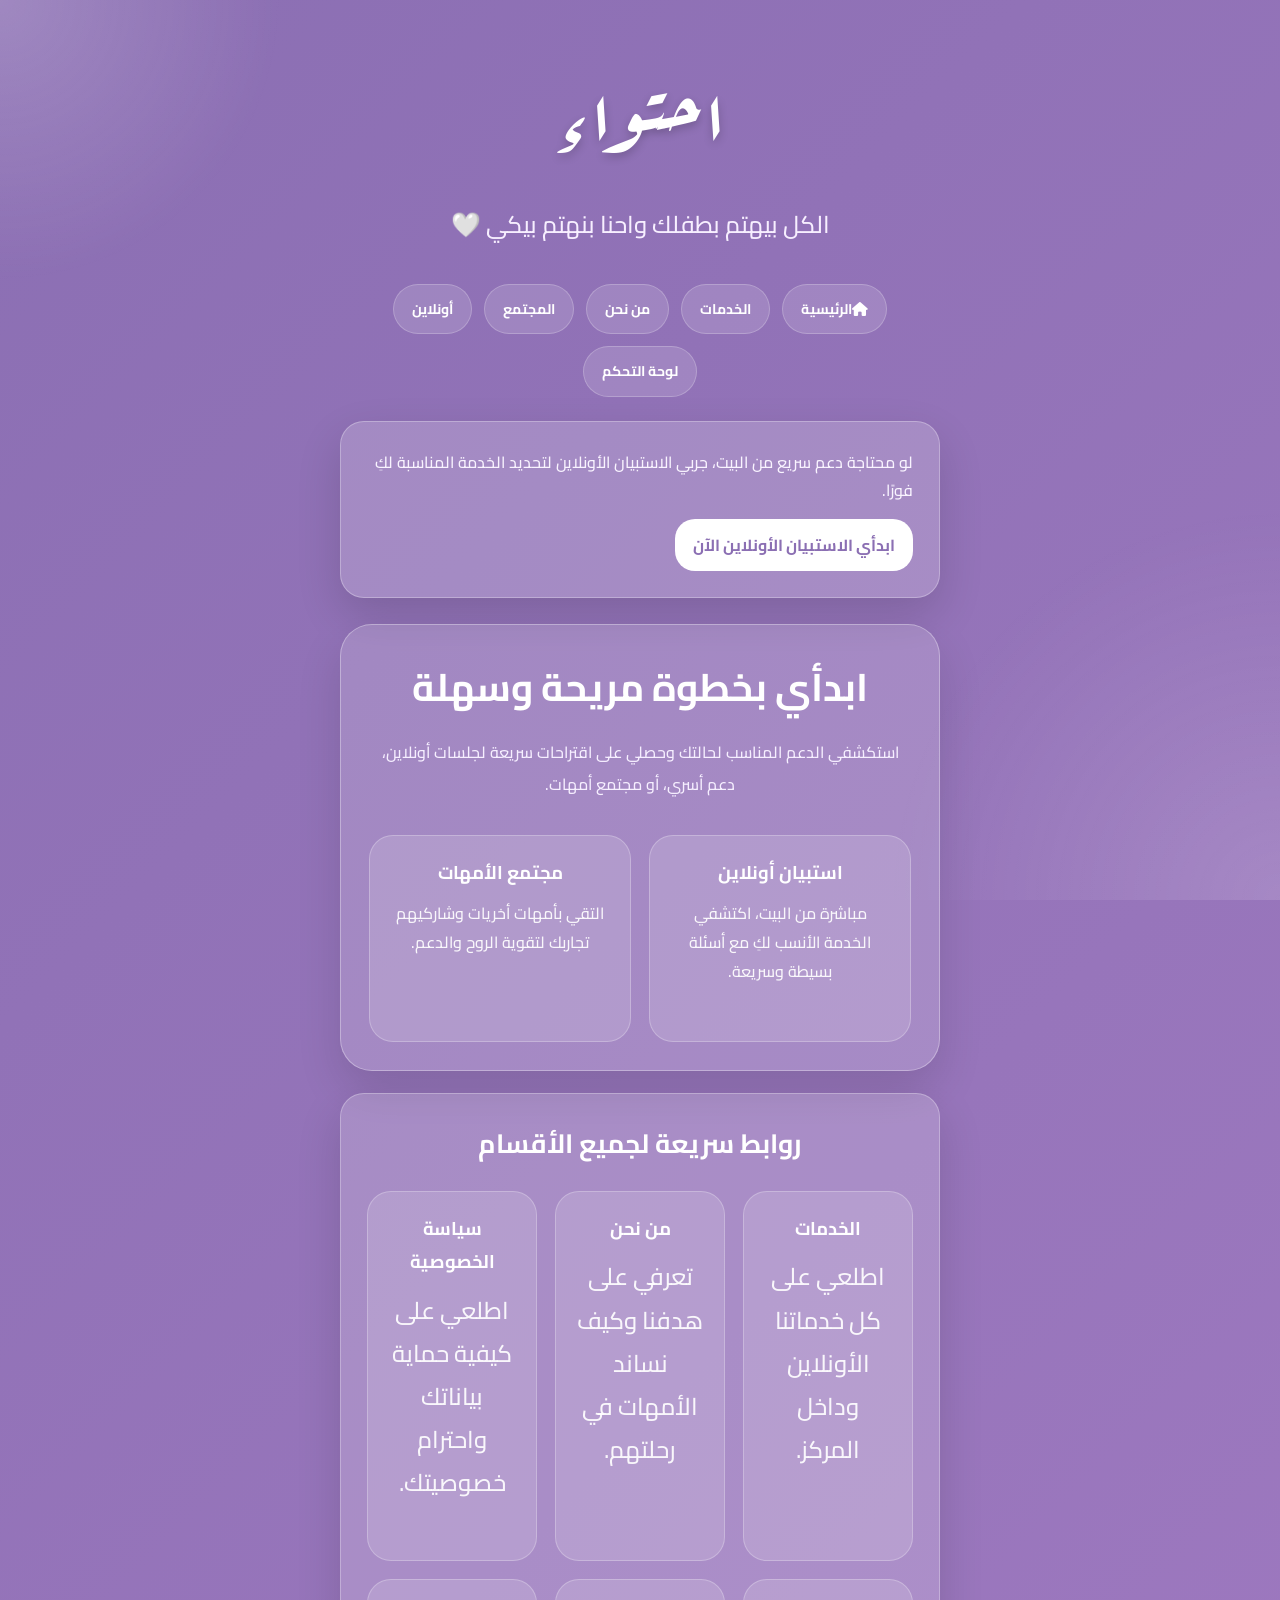
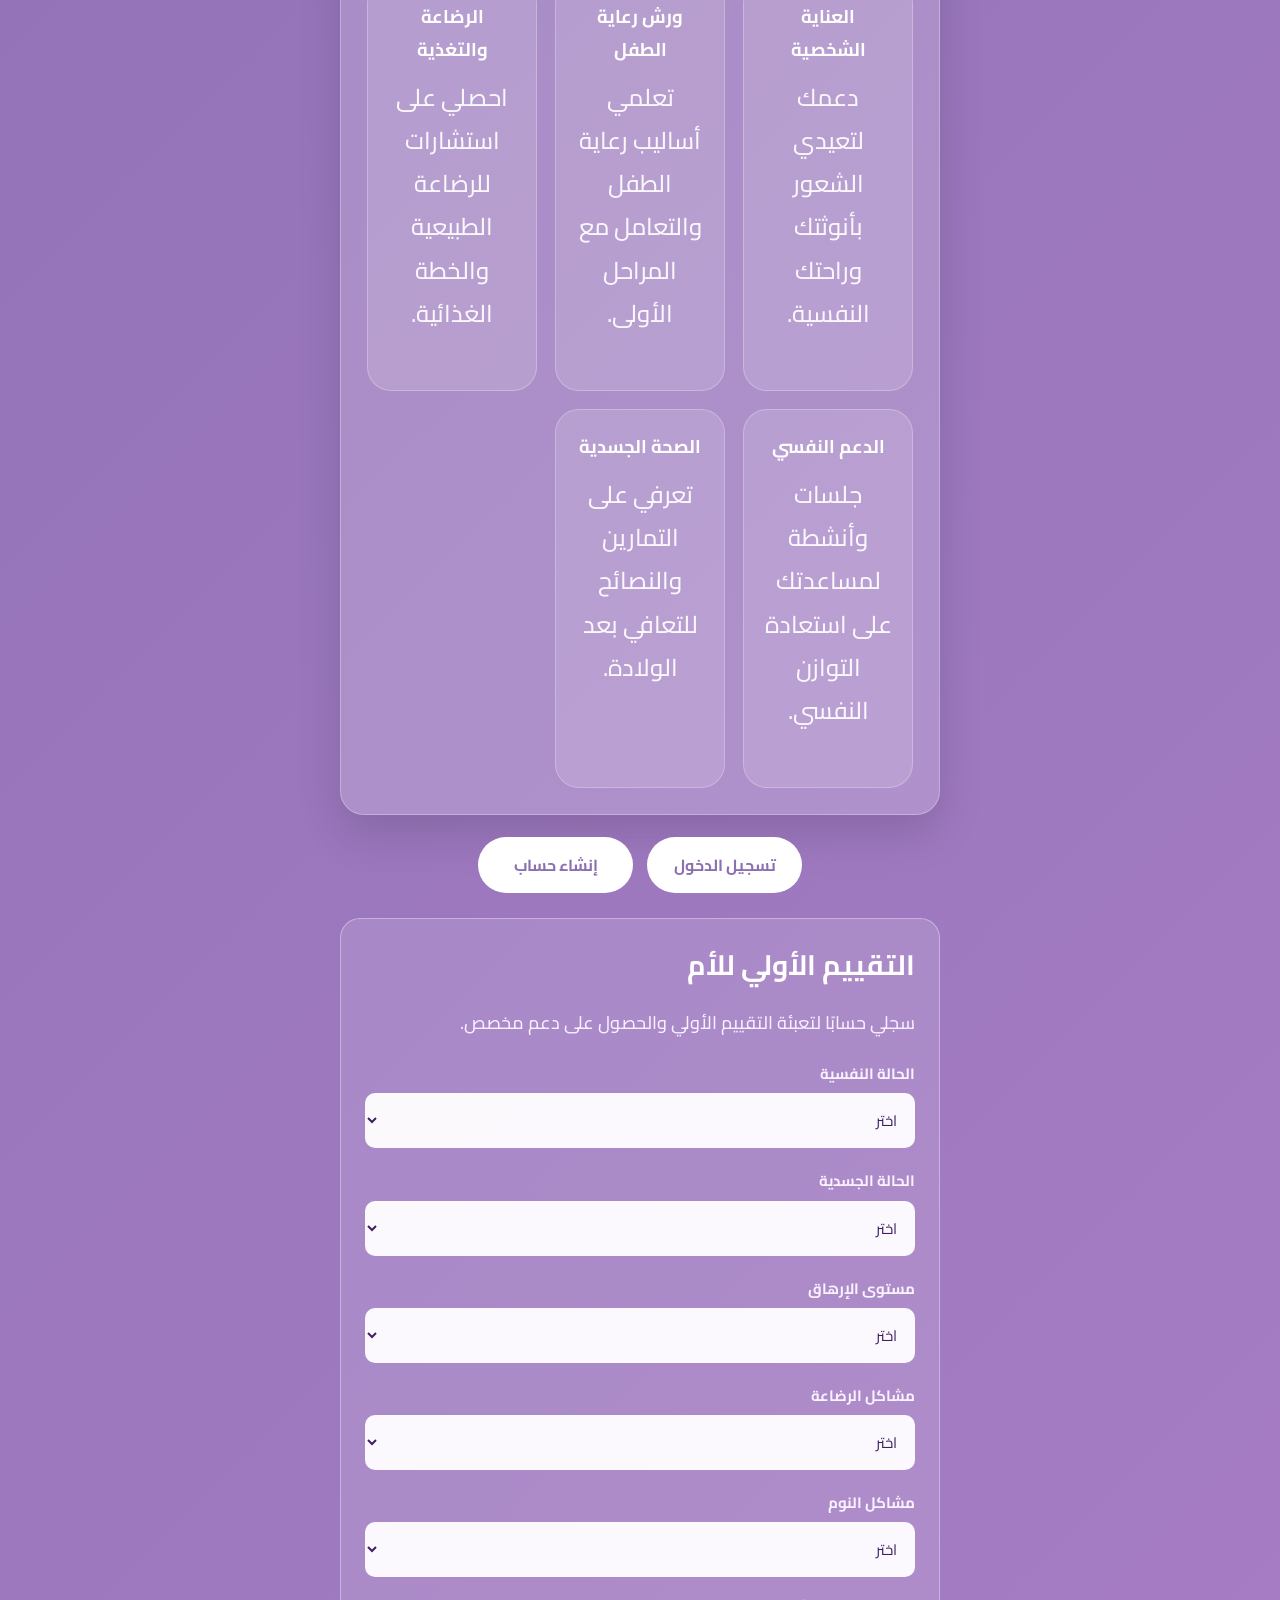
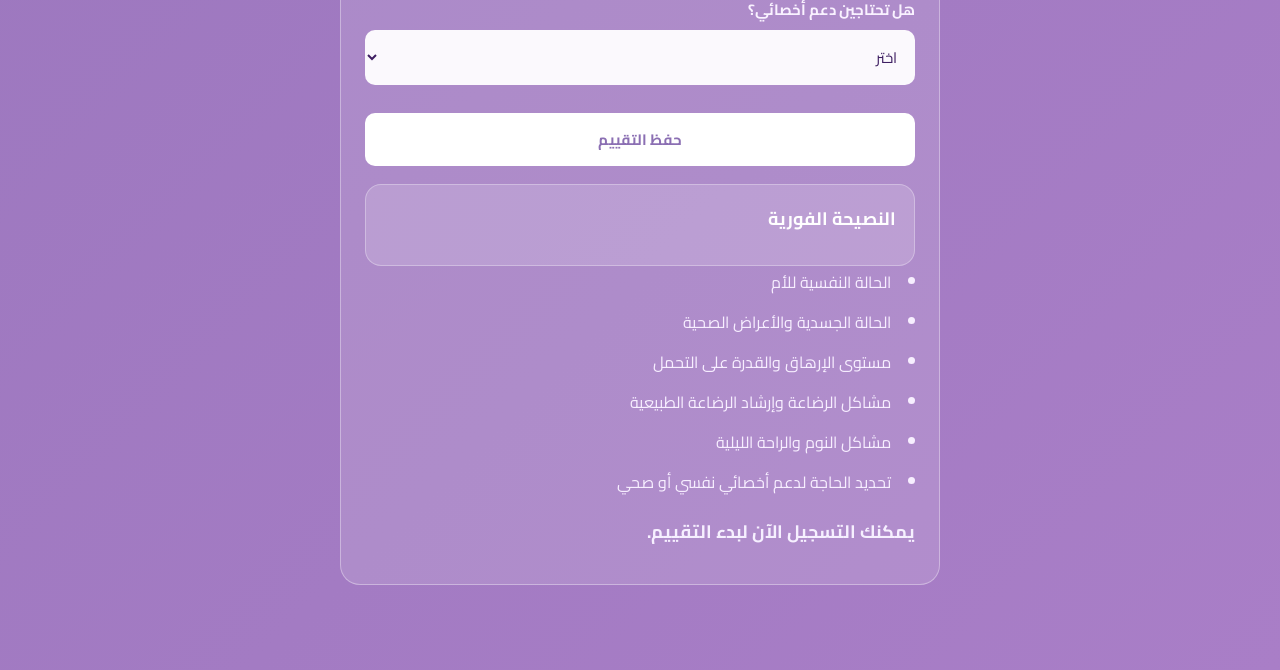
<file: index.html>
<!DOCTYPE html>
<html lang="ar" dir="rtl">
<head>
  <meta charset="UTF-8" />
  <meta name="viewport" content="width=device-width, initial-scale=1.0" />
  <title>احتواء</title>

  <link href="https://fonts.googleapis.com/css2?family=Cairo:wght@400;700&family=Aref+Ruqaa&display=swap" rel="stylesheet">
  <link rel="stylesheet" href="https://cdnjs.cloudflare.com/ajax/libs/font-awesome/6.5.0/css/all.min.css">

  <style>
    * {
      margin: 0;
      padding: 0;
      box-sizing: border-box;
      font-family: 'Cairo', sans-serif;
    }

    body {
      background-color: #8B6FB3;
      min-height: 100vh;
      text-align: center;
      padding: 20px 15px;
      display: block; /* للسماح بالتمرير الطبيعي على الجوال */
    }

    .container {
      color: white;
      width: 100%;
      max-width: 600px;
      margin: 0 auto;
    }

    h1 {
      font-family: 'Aref Ruqaa', serif;
      font-size: clamp(3.5rem, 15vw, 5.2rem);
      font-weight: normal;
      margin-bottom: 15px;
      letter-spacing: 2px;
      text-shadow: 0 4px 10px rgba(0,0,0,0.2);
    }

    p {
      font-size: clamp(1.1rem, 4vw, 1.5rem);
      margin-bottom: 35px;
      line-height: 2;
      font-weight: 500;
    }

    .cta-box {
      background: rgba(255,255,255,0.22);
      border: 1px solid rgba(255,255,255,0.4);
      border-radius: 24px;
      padding: 18px 22px;
      margin-bottom: 28px;
      text-align: right;
    }

    .cta-box p {
      color: #fdf0ff;
      line-height: 1.8;
      margin-bottom: 14px;
      font-size: 18px;
    }

    .cta-box .cta-link {
      display: inline-block;
      background: #fff;
      color: #8B6FB3;
      padding: 12px 18px;
      border-radius: 20px;
      font-weight: bold;
      text-decoration: none;
      transition: transform 0.3s;
    }

    .cta-box .cta-link:hover {
      transform: translateY(-2px);
    }

    .buttons {
      display: flex;
      gap: 15px;
      justify-content: center;
      flex-wrap: wrap;
      margin-bottom: 25px;
    }

    .btn {
      background: white;
      color: #8B6FB3;
      border: none;
      padding: 14px 28px;
      border-radius: 25px;
      font-size: 16px;
      text-decoration: none;
      font-weight: bold;
      min-width: 150px;
      cursor: pointer;
      transition: 0.3s;
      display: inline-block;
    }

    .btn:hover {
      background: #f2f2f2;
      transform: translateY(-2px);
    }

    .assessment-box {
      background: rgba(255,255,255,0.13);
      border: 1px solid rgba(255,255,255,0.35);
      border-radius: 20px;
      padding: 22px 24px;
      margin-bottom: 25px;
      text-align: right;
    }

    .assessment-box h2 {
      font-size: 28px;
      margin-bottom: 15px;
      color: #ffffff;
    }

    .assessment-box p {
      font-size: 18px;
      margin-bottom: 12px;
      color: #f6f0ff;
    }

    .assessment-box ul {
      list-style: inside disc;
      color: #f6f0ff;
      line-height: 2;
      text-align: right;
      padding-left: 0;
    }

    .assessment-box li {
      margin-bottom: 8px;
    }

    .assessment-form {
      margin-top: 20px;
      text-align: right;
    }

    .form-row {
      margin-bottom: 14px;
    }

    .assessment-form label {
      display: block;
      color: #f9f2ff;
      font-size: 15px;
      margin-bottom: 6px;
      text-align: right;
    }

    .assessment-form select,
    .assessment-form button {
      width: 100%;
      padding: 12px 14px;
      border: none;
      border-radius: 10px;
      font-size: 15px;
    }

    .assessment-form select {
      background: rgba(255,255,255,0.95);
      color: #3e1f62;
      margin-bottom: 6px;
    }

    .assessment-form button {
      background: #ffffff;
      color: #8B6FB3;
      font-weight: bold;
      cursor: pointer;
      transition: 0.3s;
      margin-top: 8px;
    }

    .assessment-form button:hover {
      background: #f2f2f2;
    }

    .advice-box {
      margin-top: 18px;
      padding: 18px;
      background: rgba(255,255,255,0.16);
      border: 1px solid rgba(255,255,255,0.3);
      border-radius: 16px;
      text-align: right;
    }

    .advice-box h3 {
      color: #ffffff;
      margin-bottom: 12px;
      font-size: 18px;
    }

    .advice-box ul {
      list-style: inside disc;
      color: #f6f0ff;
      line-height: 1.9;
      padding-left: 0;
    }

    .advice-box li {
      margin-bottom: 8px;
    }

    .note {
      margin-top: 15px;
      color: #ffe8b8;
      font-size: 16px;
      font-weight: 600;
    }

    .welcome-box {
      display: none;
      margin-bottom: 25px;
    }

    .welcome-box h2 {
      font-size: 28px;
      margin-bottom: 15px;
    }

    .social a {
      margin: 0 10px;
      font-size: 22px;
      color: white;
      text-decoration: none;
      width: 45px;
      height: 45px;
      display: inline-flex;
      align-items: center;
      justify-content: center;
      border-radius: 50%;
      background: rgba(255,255,255,0.15);
      transition: 0.3s;
    }

    .social a:hover {
      background: white;
      color: #8B6FB3;
      transform: scale(1.1);
    }

    .main-nav {
      display: flex;
      justify-content: center;
      gap: 15px;
      margin-bottom: 30px;
      flex-wrap: wrap;
    }

    .main-nav a {
      color: white;
      text-decoration: none;
      padding: 8px 15px;
      border-radius: 20px;
      background: rgba(255,255,255,0.1);
      transition: 0.3s;
      font-size: 14px;
    }

    .main-nav a:hover {
      background: rgba(255,255,255,0.3);
    }
  </style>
  <link rel="stylesheet" href="styles.css">
</head>
<body class="page-home">
  <div class="container">
    <h1>احتواء</h1>
    <p>الكل بيهتم بطفلك واحنا بنهتم بيكي 🤍</p>
    <nav class="main-nav">
      <a href="./index.html"><i class="fas fa-home"></i> الرئيسية</a>
      <a href="./services.html">الخدمات</a>
      <a href="./about.html">من نحن</a>
      <a href="./community.html">المجتمع</a>
      <a href="./online-services.html">أونلاين</a>
      <a href="./dashboard.html" id="navDashboard" class="hidden">لوحة التحكم</a>
    </nav>

    <div class="cta-box">
      <p>لو محتاجة دعم سريع من البيت، جربي الاستبيان الأونلاين لتحديد الخدمة المناسبة لكِ فورًا.</p>
      <a href="online-services.html" class="cta-link">ابدأي الاستبيان الأونلاين الآن</a>
    </div>

    <div class="hero-card">
      <h2>ابدأي بخطوة مريحة وسهلة</h2>
      <p>استكشفي الدعم المناسب لحالتك وحصلي على اقتراحات سريعة لجلسات أونلاين، دعم أسري، أو مجتمع أمهات.</p>
      <div class="quick-grid">
        <a href="online-services.html" class="feature-card">
          <h3>استبيان أونلاين</h3>
          <p>مباشرة من البيت، اكتشفي الخدمة الأنسب لكِ مع أسئلة بسيطة وسريعة.</p>
        </a>
        <a href="community.html" class="feature-card">
          <h3>مجتمع الأمهات</h3>
          <p>التقي بأمهات أخريات وشاركيهم تجاربك لتقوية الروح والدعم.</p>
        </a>
      </div>
    </div>

    <div class="section">
      <h2>روابط سريعة لجميع الأقسام</h2>
      <div class="quick-grid">
        <a href="services.html" class="feature-card">
          <h3>الخدمات</h3>
          <p>اطلعي على كل خدماتنا الأونلاين وداخل المركز.</p>
        </a>
        <a href="about.html" class="feature-card">
          <h3>من نحن</h3>
          <p>تعرفي على هدفنا وكيف نساند الأمهات في رحلتهم.</p>
        </a>
        <a href="privacy-policy.html" class="feature-card">
          <h3>سياسة الخصوصية</h3>
          <p>اطلعي على كيفية حماية بياناتك واحترام خصوصيتك.</p>
        </a>
        <a href="self-care.html" class="feature-card">
          <h3>العناية الشخصية</h3>
          <p>دعمك لتعيدي الشعور بأنوثتك وراحتك النفسية.</p>
        </a>
        <a href="baby-care.html" class="feature-card">
          <h3>ورش رعاية الطفل</h3>
          <p>تعلمي أساليب رعاية الطفل والتعامل مع المراحل الأولى.</p>
        </a>
        <a href="breastfeeding-nutrition.html" class="feature-card">
          <h3>الرضاعة والتغذية</h3>
          <p>احصلي على استشارات للرضاعة الطبيعية والخطة الغذائية.</p>
        </a>
        <a href="mental-support.html" class="feature-card">
          <h3>الدعم النفسي</h3>
          <p>جلسات وأنشطة لمساعدتك على استعادة التوازن النفسي.</p>
        </a>
        <a href="physical-wellness.html" class="feature-card">
          <h3>الصحة الجسدية</h3>
          <p>تعرفي على التمارين والنصائح للتعافي بعد الولادة.</p>
        </a>
      </div>
    </div>

    <div id="authButtons" class="buttons">
      <a href="login.html" class="btn">تسجيل الدخول</a>
      <a href="signup.html" class="btn">إنشاء حساب</a>
    </div>

    <div class="assessment-box" id="assessmentBox">
      <h2 id="assessmentTitle">التقييم الأولي للأم</h2>
      <p id="assessmentIntro">سجلي حسابًا لتعبئة التقييم الأولي الخاص بك والحصول على الملخص الكامل.</p>

      <form id="motherAssessmentForm" class="assessment-form hidden">
        <div class="form-row">
          <label for="mentalStateInput">الحالة النفسية</label>
          <select id="mentalStateInput">
            <option value="">اختر</option>
            <option value="stable">مستقرة</option>
            <option value="stressed">مرهقة</option>
            <option value="anxious">متوترة</option>
          </select>
        </div>

        <div class="form-row">
          <label for="physicalStateInput">الحالة الجسدية</label>
          <select id="physicalStateInput">
            <option value="">اختر</option>
            <option value="good">جيدة</option>
            <option value="average">متوسطة</option>
            <option value="weak">ضعيفة</option>
          </select>
        </div>

        <div class="form-row">
          <label for="fatigueLevelInput">مستوى الإرهاق</label>
          <select id="fatigueLevelInput">
            <option value="">اختر</option>
            <option value="low">منخفض</option>
            <option value="medium">متوسط</option>
            <option value="high">مرتفع</option>
          </select>
        </div>

        <div class="form-row">
          <label for="breastfeedingIssuesInput">مشاكل الرضاعة</label>
          <select id="breastfeedingIssuesInput">
            <option value="">اختر</option>
            <option value="none">لا توجد</option>
            <option value="difficulty">صعوبة في الرضاعة</option>
            <option value="need_guidance">تحتاج إرشاد</option>
          </select>
        </div>

        <div class="form-row">
          <label for="sleepIssuesInput">مشاكل النوم</label>
          <select id="sleepIssuesInput">
            <option value="">اختر</option>
            <option value="good">جيدة</option>
            <option value="interrupted">مقطعة</option>
            <option value="bad">سيئة</option>
          </select>
        </div>

        <div class="form-row">
          <label for="needSpecialistInput">هل تحتاجين دعم أخصائي؟</label>
          <select id="needSpecialistInput">
            <option value="">اختر</option>
            <option value="yes">نعم</option>
            <option value="no">لا</option>
          </select>
        </div>

        <button type="submit" class="btn">حفظ التقييم</button>
      </form>

      <div id="assessmentAdvice" class="advice-box hidden">
        <h3>النصيحة الفورية</h3>
        <ul id="adviceList"></ul>
      </div>

      <div id="assessmentListWrapper">
        <ul id="assessmentList">
          <li>الحالة النفسية للأم</li>
          <li>الحالة الجسدية والأعراض الصحية</li>
          <li>مستوى الإرهاق والقدرة على التحمل</li>
          <li>مشاكل الرضاعة وإرشاد الرضاعة الطبيعية</li>
          <li>مشاكل النوم والراحة الليلية</li>
          <li>تحديد الحاجة لدعم أخصائي نفسي أو صحي</li>
        </ul>
      </div>

      <p id="assessmentNote" class="note">يمكنك التسجيل الآن لبدء التقييم.</p>
    </div>

    <div id="userSection" class="welcome-box">
      <h2 id="userName">أهلاً بك</h2>
      <div class="buttons">
        <button id="logoutBtn" class="btn">تسجيل الخروج</button>
      </div>
    </div>
  </div>

  <script type="module" src="auth.js"></script>
</body>
</html>
</file>
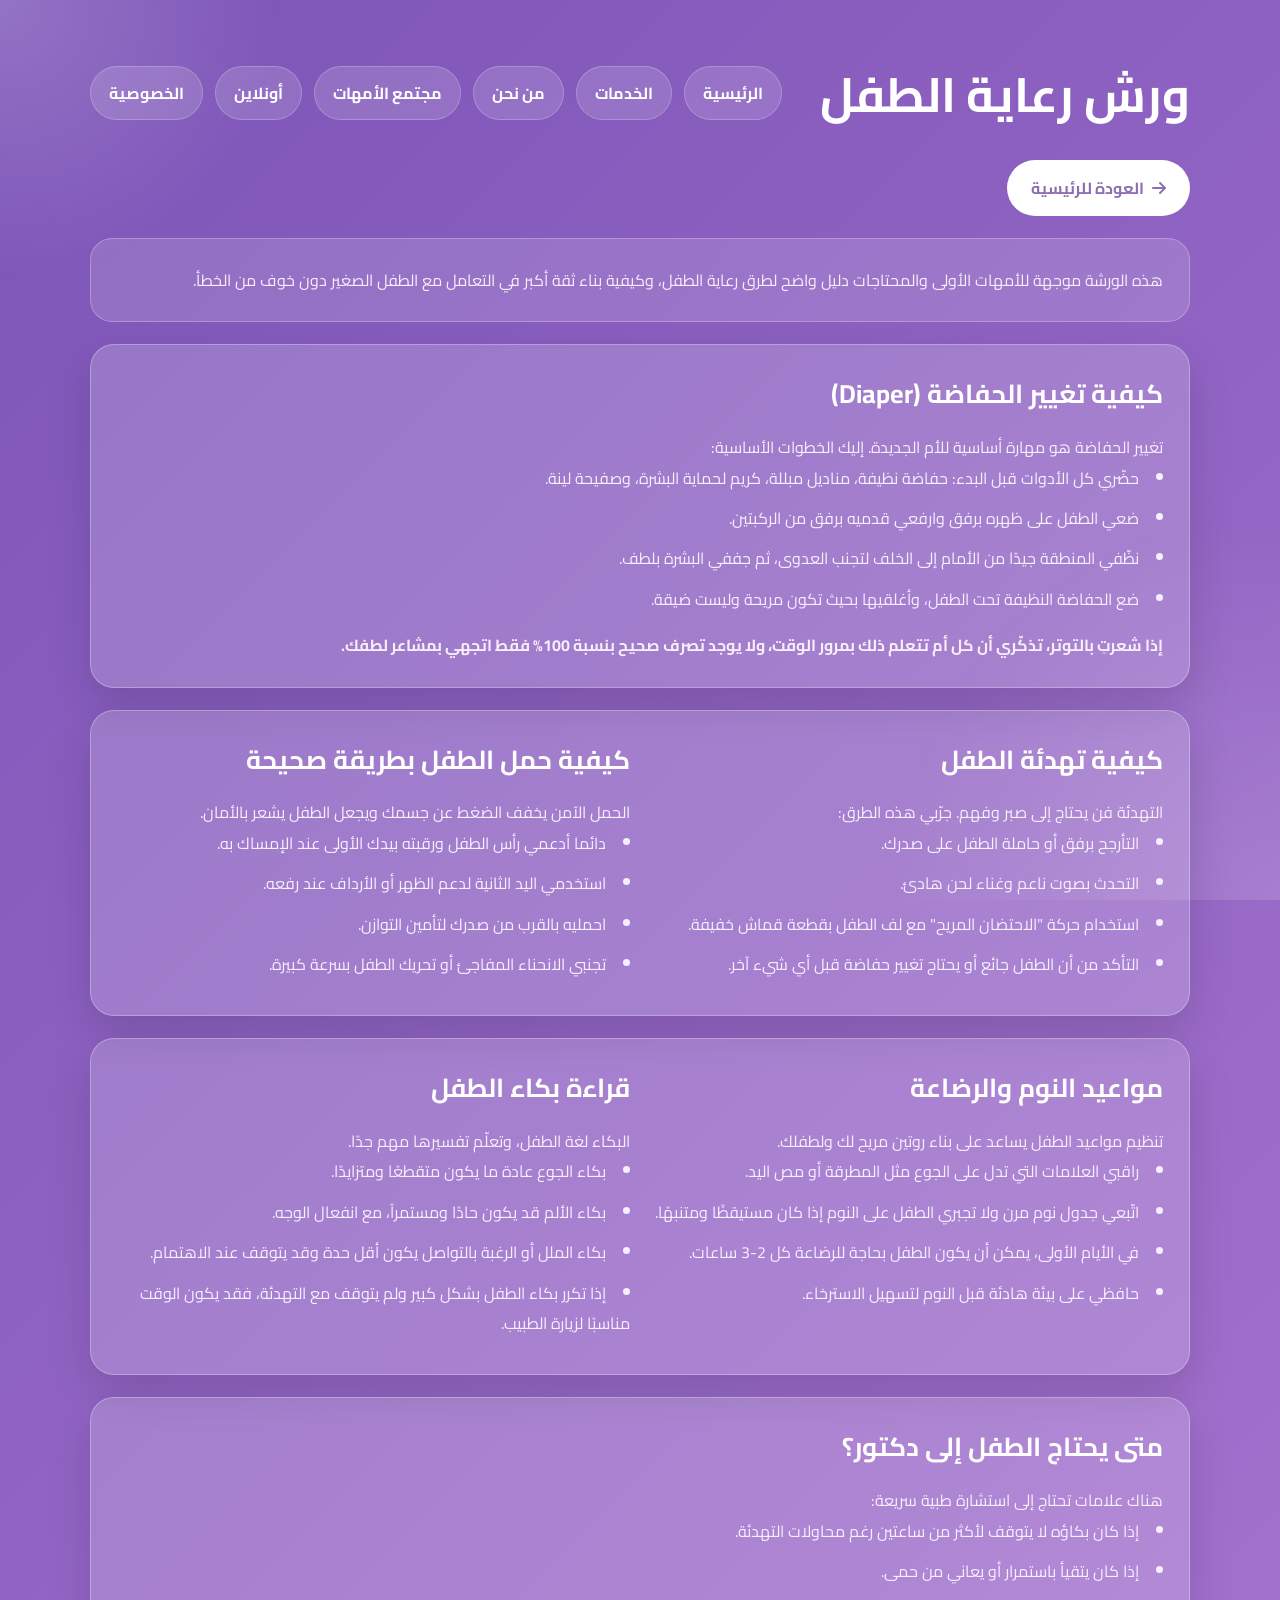
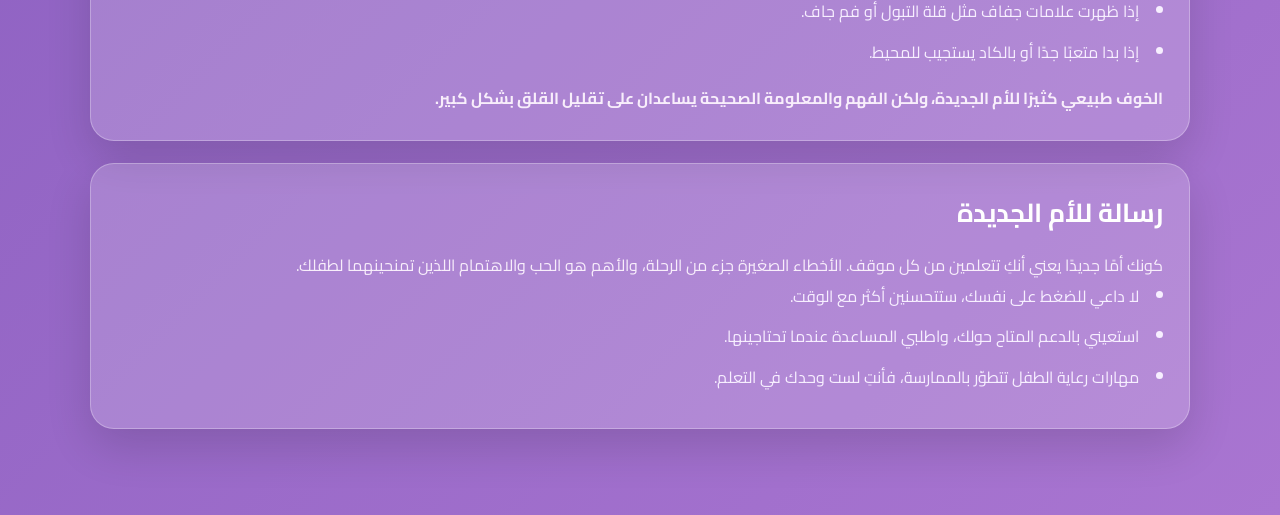
<file: baby-care.html>
<!DOCTYPE html>
<html lang="ar" dir="rtl">
<head>
  <meta charset="UTF-8">
  <meta name="viewport" content="width=device-width, initial-scale=1.0">
  <title>ورش رعاية الطفل - احتواء</title>
  <link href="https://fonts.googleapis.com/css2?family=Cairo:wght@400;700&display=swap" rel="stylesheet">
  <link rel="stylesheet" href="https://cdnjs.cloudflare.com/ajax/libs/font-awesome/6.5.0/css/all.min.css">
  <style>
    * {
      margin: 0;
      padding: 0;
      box-sizing: border-box;
      font-family: 'Cairo', sans-serif;
    }

    body {
      min-height: 100vh;
      background: linear-gradient(135deg, #7c55b8 0%, #a975d1 100%);
      color: #fff;
      padding: 24px;
    }

    .container {
      max-width: 1100px;
      margin: 0 auto;
    }

    header {
      display: flex;
      justify-content: space-between;
      align-items: center;
      flex-wrap: wrap;
      gap: 16px;
      margin-bottom: 24px;
    }

    header h1 {
      font-size: 32px;
      color: #fff;
      line-height: 1.2;
    }

    header a {
      display: inline-flex;
      align-items: center;
      justify-content: center;
      gap: 10px;
      background: #fff;
      color: #8B6FB3;
      padding: 12px 18px;
      border-radius: 14px;
      text-decoration: none;
      font-weight: bold;
    }

    .intro,
    .section {
      background: rgba(255,255,255,0.14);
      border: 1px solid rgba(255,255,255,0.25);
      border-radius: 22px;
      padding: 26px;
      margin-bottom: 22px;
    }

    .intro p,
    .section p {
      line-height: 1.9;
      color: #f8eefb;
    }

    .section h2 {
      font-size: 26px;
      margin-bottom: 14px;
      color: #fff;
    }

    .section ul {
      list-style: inside disc;
      color: #f9efff;
      line-height: 1.9;
      padding-left: 0;
    }

    .section li {
      margin-bottom: 10px;
    }

    .highlight {
      color: #ffe29f;
      font-weight: bold;
    }

    .grid {
      display: grid;
      grid-template-columns: repeat(auto-fit, minmax(280px, 1fr));
      gap: 20px;
    }

    .note {
      margin-top: 14px;
      color: #fff8cc;
      font-weight: bold;
    }

    @media (max-width: 768px) {
      header {
        flex-direction: column;
        align-items: flex-start;
      }
    }
  </style>
  <link rel="stylesheet" href="styles.css">
</head>
<body class="page-babycare">
  <div class="container">
    <header>
      <h1>ورش رعاية الطفل</h1>      <nav class="main-nav">
        <a href="index.html">الرئيسية</a>
        <a href="services.html">الخدمات</a>
        <a href="about.html">من نحن</a>
        <a href="community.html">مجتمع الأمهات</a>
        <a href="online-services.html">أونلاين</a>
        <a href="privacy-policy.html">الخصوصية</a>
      </nav>      <a href="index.html"><i class="fas fa-arrow-right"></i> العودة للرئيسية</a>
    </header>

    <div class="intro">
      <p>هذه الورشة موجهة للأمهات الأولى والمحتاجات دليل واضح لطرق رعاية الطفل، وكيفية بناء ثقة أكبر في التعامل مع الطفل الصغير دون خوف من الخطأ.</p>
    </div>

    <div class="section">
      <h2>كيفية تغيير الحفاضة (Diaper)</h2>
      <p>تغيير الحفاضة هو مهارة أساسية للأم الجديدة. إليك الخطوات الأساسية:</p>
      <ul>
        <li>حضّري كل الأدوات قبل البدء: حفاضة نظيفة، مناديل مبللة، كريم لحماية البشرة، وصفيحة لينة.</li>
        <li>ضعي الطفل على ظهره برفق وارفعي قدميه برفق من الركبتين.</li>
        <li>نظّفي المنطقة جيدًا من الأمام إلى الخلف لتجنب العدوى، ثم جففي البشرة بلطف.</li>
        <li>ضع الحفاضة النظيفة تحت الطفل، وأغلقيها بحيث تكون مريحة وليست ضيقة.</li>
      </ul>
      <p class="note">إذا شعرتِ بالتوتر، تذكّري أن كل أم تتعلم ذلك بمرور الوقت، ولا يوجد تصرف صحيح بنسبة 100% فقط اتجهي بمشاعر لطفك.</p>
    </div>

    <div class="section grid">
      <div>
        <h2>كيفية تهدئة الطفل</h2>
        <p>التهدئة فن يحتاج إلى صبر وفهم. جرّبي هذه الطرق:</p>
        <ul>
          <li>التأرجح برفق أو حاملة الطفل على صدرك.</li>
          <li>التحدث بصوت ناعم وغناء لحن هادئ.</li>
          <li>استخدام حركة "الاحتضان المريح" مع لف الطفل بقطعة قماش خفيفة.</li>
          <li>التأكد من أن الطفل جائع أو يحتاج تغيير حفاضة قبل أي شيء آخر.</li>
        </ul>
      </div>

      <div>
        <h2>كيفية حمل الطفل بطريقة صحيحة</h2>
        <p>الحمل الآمن يخفف الضغط عن جسمك ويجعل الطفل يشعر بالأمان.</p>
        <ul>
          <li>دائما أدعمي رأس الطفل ورقبته بيدك الأولى عند الإمساك به.</li>
          <li>استخدمي اليد الثانية لدعم الظهر أو الأرداف عند رفعه.</li>
          <li>احمليه بالقرب من صدرك لتأمين التوازن.</li>
          <li>تجنبي الانحناء المفاجئ أو تحريك الطفل بسرعة كبيرة.</li>
        </ul>
      </div>
    </div>

    <div class="section grid">
      <div>
        <h2>مواعيد النوم والرضاعة</h2>
        <p>تنظيم مواعيد الطفل يساعد على بناء روتين مريح لك ولطفلك.</p>
        <ul>
          <li>راقبي العلامات التي تدل على الجوع مثل المطرقة أو مص اليد.</li>
          <li>اتّبعي جدول نوم مرن ولا تجبري الطفل على النوم إذا كان مستيقظًا ومتنبهًا.</li>
          <li>في الأيام الأولى، يمكن أن يكون الطفل بحاجة للرضاعة كل 2-3 ساعات.</li>
          <li>حافظي على بيئة هادئة قبل النوم لتسهيل الاسترخاء.</li>
        </ul>
      </div>

      <div>
        <h2>قراءة بكاء الطفل</h2>
        <p>البكاء لغة الطفل، وتعلّم تفسيرها مهم جدًا.</p>
        <ul>
          <li>بكاء الجوع عادة ما يكون متقطعًا ومتزايدًا.</li>
          <li>بكاء الألم قد يكون حادًا ومستمراً، مع انفعال الوجه.</li>
          <li>بكاء الملل أو الرغبة بالتواصل يكون أقل حدة وقد يتوقف عند الاهتمام.</li>
          <li>إذا تكرر بكاء الطفل بشكل كبير ولم يتوقف مع التهدئة، فقد يكون الوقت مناسبًا لزيارة الطبيب.</li>
        </ul>
      </div>
    </div>

    <div class="section">
      <h2>متى يحتاج الطفل إلى دكتور؟</h2>
      <p>هناك علامات تحتاج إلى استشارة طبية سريعة:</p>
      <ul>
        <li>إذا كان بكاؤه لا يتوقف لأكثر من ساعتين رغم محاولات التهدئة.</li>
        <li>إذا كان يتقيأ باستمرار أو يعاني من حمى.</li>
        <li>إذا ظهرت علامات جفاف مثل قلة التبول أو فم جاف.</li>
        <li>إذا بدا متعبًا جدًا أو بالكاد يستجيب للمحيط.</li>
      </ul>
      <p class="note">الخوف طبيعي كثيرًا للأم الجديدة، ولكن الفهم والمعلومة الصحيحة يساعدان على تقليل القلق بشكل كبير.</p>
    </div>

    <div class="section">
      <h2>رسالة للأم الجديدة</h2>
      <p>كونك أمًا جديدًا يعني أنكِ تتعلمين من كل موقف. الأخطاء الصغيرة جزء من الرحلة، والأهم هو الحب والاهتمام اللذين تمنحينهما لطفلك.</p>
      <ul>
        <li>لا داعي للضغط على نفسك، ستتحسنين أكثر مع الوقت.</li>
        <li>استعيني بالدعم المتاح حولك، واطلبي المساعدة عندما تحتاجينها.</li>
        <li>مهارات رعاية الطفل تتطوّر بالممارسة، فأنتِ لست وحدك في التعلم.</li>
      </ul>
    </div>
  </div>
</body>
</html>
</file>
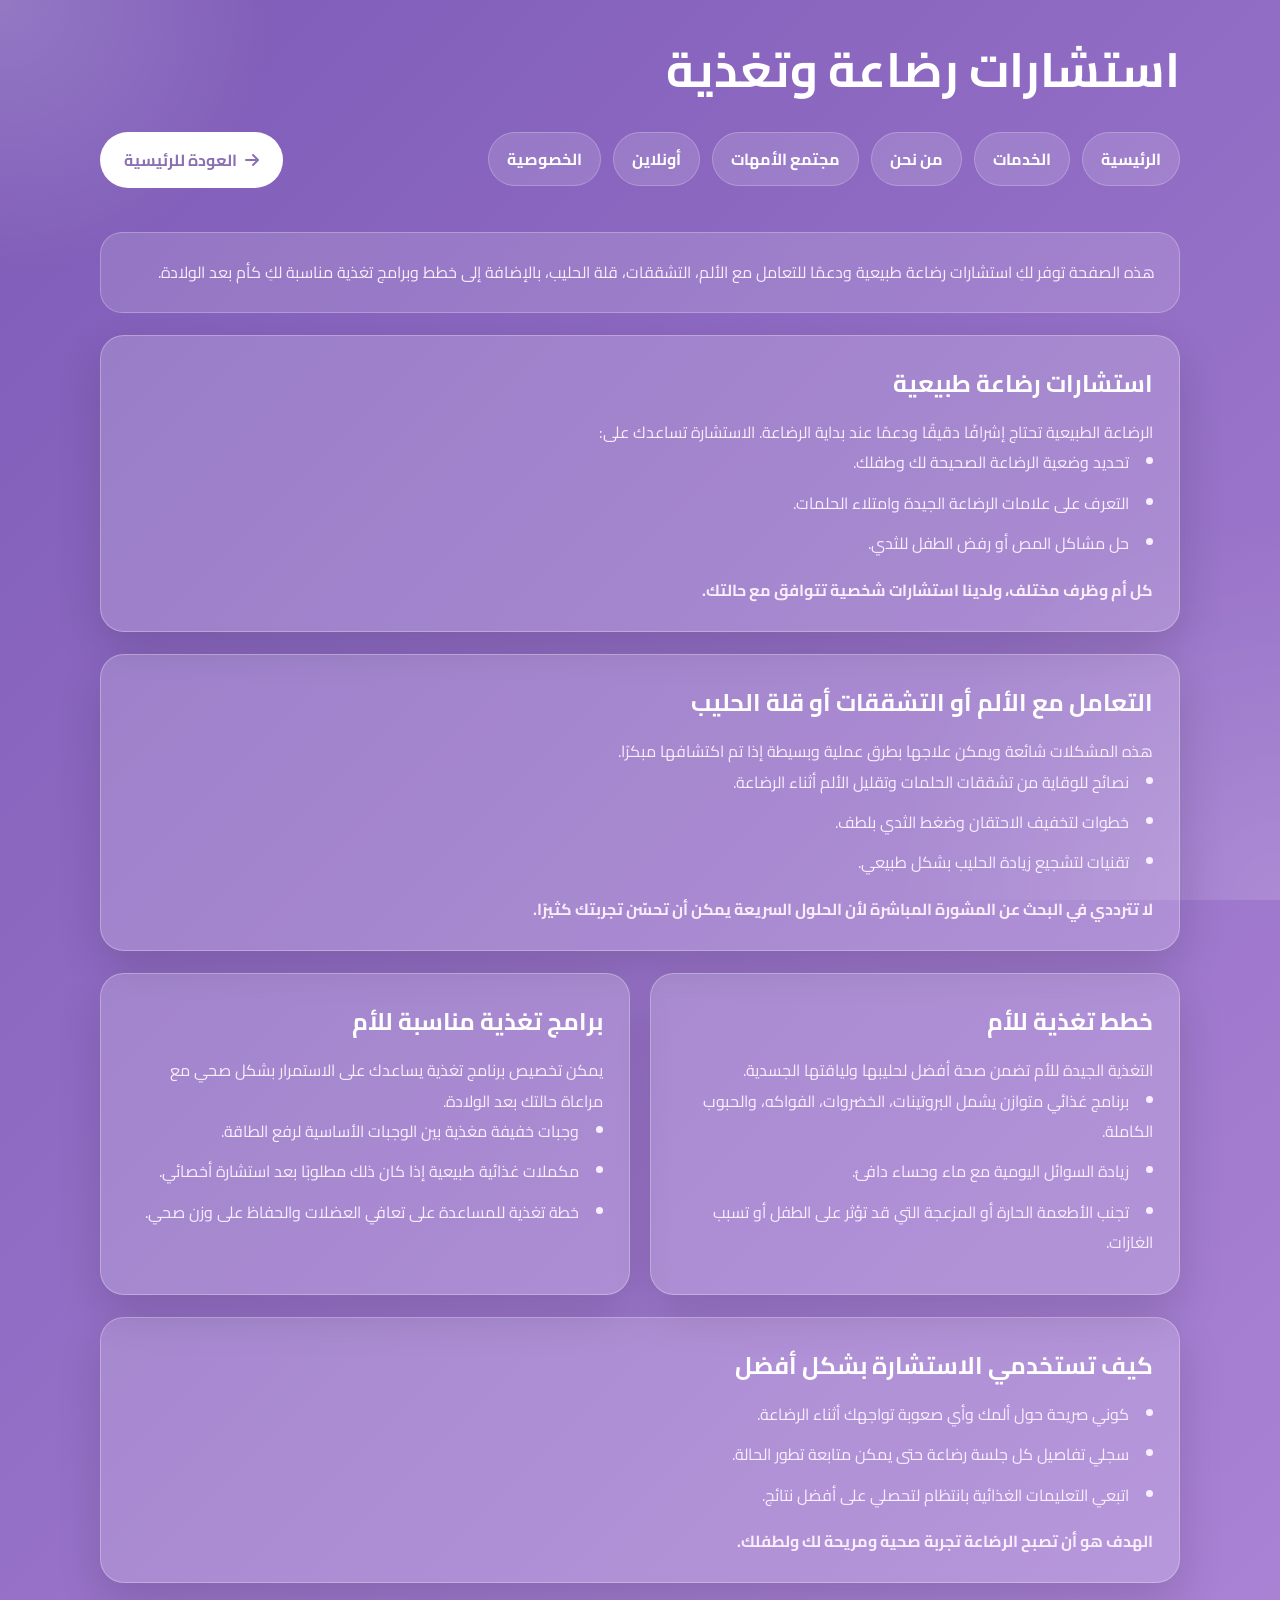
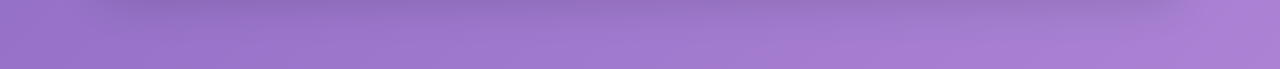
<file: breastfeeding-nutrition.html>
<!DOCTYPE html>
<html lang="ar" dir="rtl">
<head>
  <meta charset="UTF-8" />
  <meta name="viewport" content="width=device-width, initial-scale=1.0" />
  <title>استشارات رضاعة وتغذية - احتواء</title>

  <link href="https://fonts.googleapis.com/css2?family=Cairo:wght@400;700&display=swap" rel="stylesheet" />
  <link rel="stylesheet" href="https://cdnjs.cloudflare.com/ajax/libs/font-awesome/6.5.0/css/all.min.css" />

  <style>
    * {
      margin: 0;
      padding: 0;
      box-sizing: border-box;
      font-family: 'Cairo', sans-serif;
    }

    body {
      background: linear-gradient(135deg, #7d5bb7 0%, #ab83d5 100%);
      color: #fff;
      min-height: 100vh;
      padding: 24px;
    }

    .container {
      max-width: 1080px;
      margin: 0 auto;
    }

    header {
      display: flex;
      justify-content: space-between;
      align-items: center;
      flex-wrap: wrap;
      gap: 16px;
      margin-bottom: 24px;
    }

    header h1 {
      font-size: 32px;
      color: #fff;
      line-height: 1.2;
    }

    header a {
      display: inline-flex;
      align-items: center;
      justify-content: center;
      gap: 8px;
      background: #fff;
      color: #8a49ac;
      padding: 12px 18px;
      border-radius: 14px;
      text-decoration: none;
      font-weight: bold;
    }

    .intro,
    .section {
      background: rgba(255,255,255,0.14);
      border: 1px solid rgba(255,255,255,0.25);
      border-radius: 22px;
      padding: 24px;
      margin-bottom: 22px;
    }

    .intro p,
    .section p {
      line-height: 1.9;
      color: #f8eefb;
    }

    .section h2 {
      font-size: 24px;
      margin-bottom: 12px;
      color: #fff;
    }

    .section ul {
      list-style: inside disc;
      padding-left: 0;
      color: #f5ebff;
      line-height: 1.9;
    }

    .section li {
      margin-bottom: 10px;
    }

    .highlight {
      color: #ffe1a3;
      font-weight: bold;
    }

    .grid {
      display: grid;
      grid-template-columns: repeat(auto-fit, minmax(280px, 1fr));
      gap: 20px;
    }

    .note {
      margin-top: 14px;
      color: #fff8cc;
      font-weight: bold;
    }

    @media (max-width: 768px) {
      header {
        flex-direction: column;
        align-items: flex-start;
      }
    }
  </style>
  <link rel="stylesheet" href="styles.css">
</head>
<body class="page-breastfeeding">
  <div class="container">
    <header>
      <h1>استشارات رضاعة وتغذية</h1>
      <nav class="main-nav">
        <a href="index.html">الرئيسية</a>
        <a href="services.html">الخدمات</a>
        <a href="about.html">من نحن</a>
        <a href="community.html">مجتمع الأمهات</a>
        <a href="online-services.html">أونلاين</a>
        <a href="privacy-policy.html">الخصوصية</a>
      </nav>
      <a href="index.html"><i class="fas fa-arrow-right"></i> العودة للرئيسية</a>
    </header>

    <div class="intro">
      <p>هذه الصفحة توفر لكِ استشارات رضاعة طبيعية ودعمًا للتعامل مع الألم، التشققات، قلة الحليب، بالإضافة إلى خطط وبرامج تغذية مناسبة لكِ كأم بعد الولادة.</p>
    </div>

    <div class="section">
      <h2>استشارات رضاعة طبيعية</h2>
      <p>الرضاعة الطبيعية تحتاج إشرافًا دقيقًا ودعمًا عند بداية الرضاعة. الاستشارة تساعدك على:</p>
      <ul>
        <li>تحديد وضعية الرضاعة الصحيحة لك وطفلك.</li>
        <li>التعرف على علامات الرضاعة الجيدة وامتلاء الحلمات.</li>
        <li>حل مشاكل المص أو رفض الطفل للثدي.</li>
      </ul>
      <p class="note">كل أم وظرف مختلف، ولدينا استشارات شخصية تتوافق مع حالتك.</p>
    </div>

    <div class="section">
      <h2>التعامل مع الألم أو التشققات أو قلة الحليب</h2>
      <p>هذه المشكلات شائعة ويمكن علاجها بطرق عملية وبسيطة إذا تم اكتشافها مبكرًا.</p>
      <ul>
        <li>نصائح للوقاية من تشققات الحلمات وتقليل الألم أثناء الرضاعة.</li>
        <li>خطوات لتخفيف الاحتقان وضغط الثدي بلطف.</li>
        <li>تقنيات لتشجيع زيادة الحليب بشكل طبيعي.</li>
      </ul>
      <p class="note">لا تترددي في البحث عن المشورة المباشرة لأن الحلول السريعة يمكن أن تحسّن تجربتك كثيرًا.</p>
    </div>

    <div class="grid">
      <div class="section">
        <h2>خطط تغذية للأم</h2>
        <p>التغذية الجيدة للأم تضمن صحة أفضل لحليبها ولياقتها الجسدية.</p>
        <ul>
          <li>برنامج غذائي متوازن يشمل البروتينات، الخضروات، الفواكه، والحبوب الكاملة.</li>
          <li>زيادة السوائل اليومية مع ماء وحساء دافئ.</li>
          <li>تجنب الأطعمة الحارة أو المزعجة التي قد تؤثر على الطفل أو تسبب الغازات.</li>
        </ul>
      </div>

      <div class="section">
        <h2>برامج تغذية مناسبة للأم</h2>
        <p>يمكن تخصيص برنامج تغذية يساعدك على الاستمرار بشكل صحي مع مراعاة حالتك بعد الولادة.</p>
        <ul>
          <li>وجبات خفيفة مغذية بين الوجبات الأساسية لرفع الطاقة.</li>
          <li>مكملات غذائية طبيعية إذا كان ذلك مطلوبًا بعد استشارة أخصائي.</li>
          <li>خطة تغذية للمساعدة على تعافي العضلات والحفاظ على وزن صحي.</li>
        </ul>
      </div>
    </div>

    <div class="section">
      <h2>كيف تستخدمي الاستشارة بشكل أفضل</h2>
      <ul>
        <li>كوني صريحة حول ألمك وأي صعوبة تواجهك أثناء الرضاعة.</li>
        <li>سجلي تفاصيل كل جلسة رضاعة حتى يمكن متابعة تطور الحالة.</li>
        <li>اتبعي التعليمات الغذائية بانتظام لتحصلي على أفضل نتائج.</li>
      </ul>
      <p class="note">الهدف هو أن تصبح الرضاعة تجربة صحية ومريحة لك ولطفلك.</p>
    </div>
  </div>
</body>
</html>
</file>
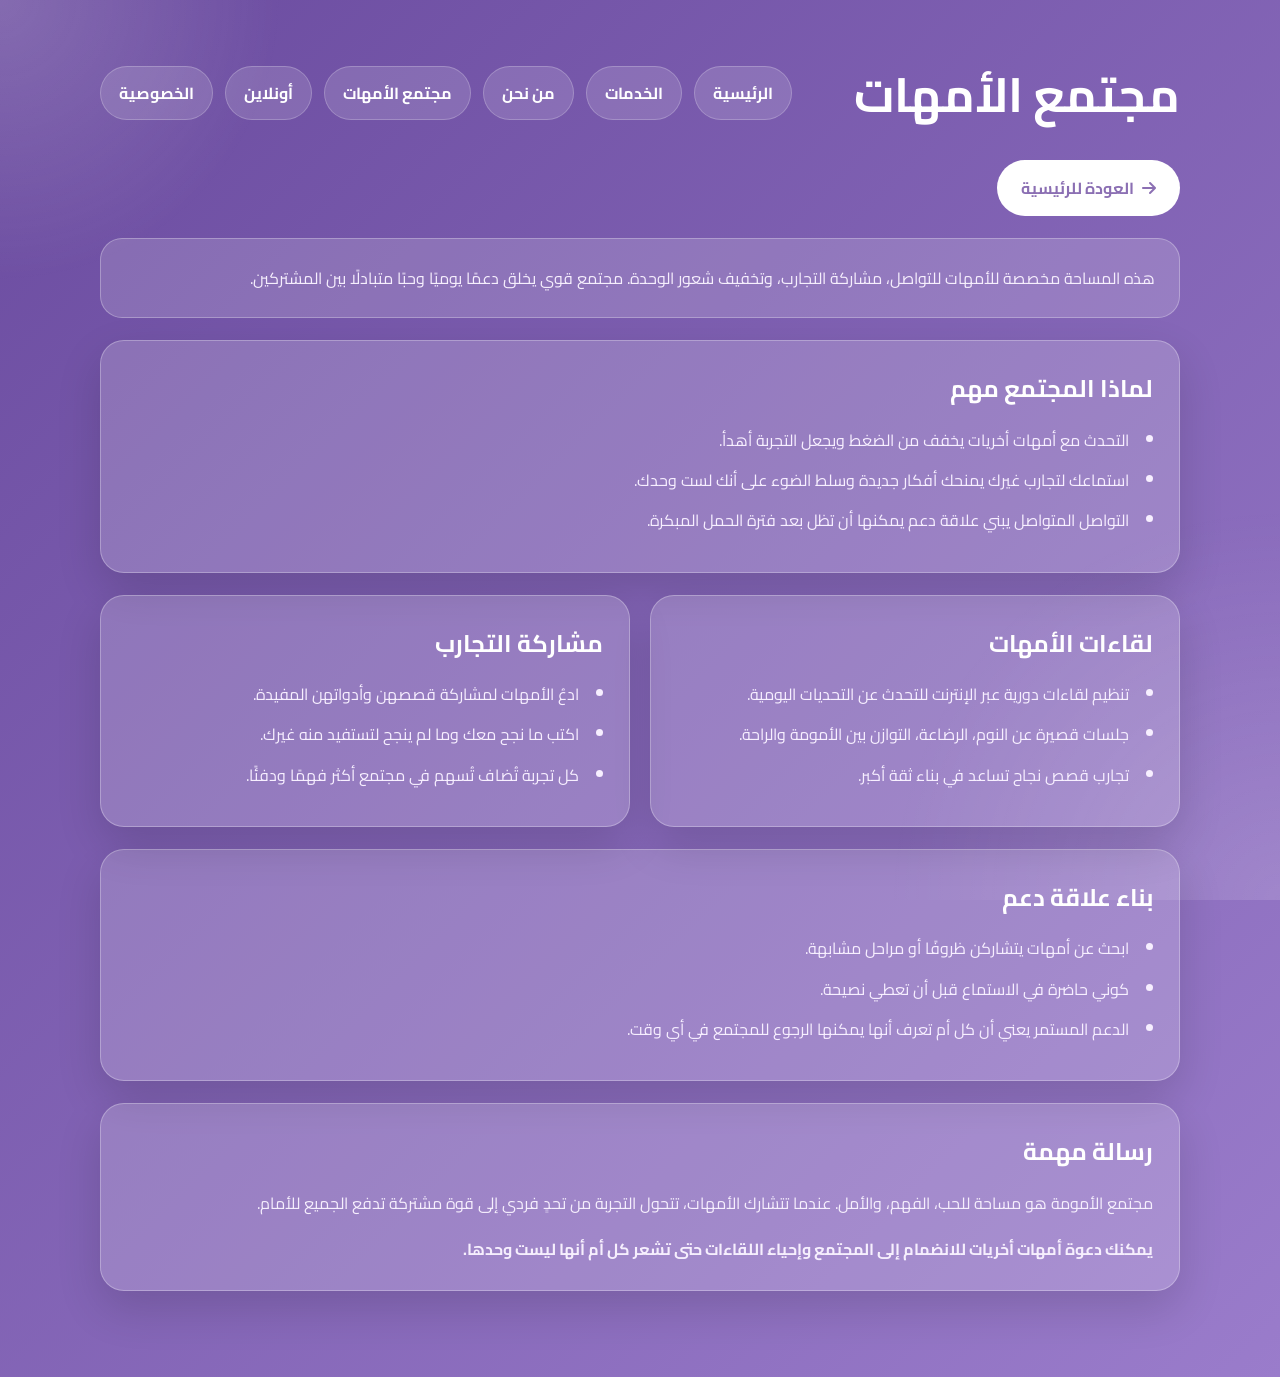
<file: community.html>
<!DOCTYPE html>
<html lang="ar" dir="rtl">
<head>
  <meta charset="UTF-8" />
  <meta name="viewport" content="width=device-width, initial-scale=1.0" />
  <title>مجتمع الأمهات - احتواء</title>
  <link href="https://fonts.googleapis.com/css2?family=Cairo:wght@400;700&display=swap" rel="stylesheet" />
  <link rel="stylesheet" href="https://cdnjs.cloudflare.com/ajax/libs/font-awesome/6.5.0/css/all.min.css" />
  <style>
    * {
      margin: 0;
      padding: 0;
      box-sizing: border-box;
      font-family: 'Cairo', sans-serif;
    }

    body {
      min-height: 100vh;
      background: linear-gradient(135deg, #6a4b9f 0%, #9a7ccb 100%);
      color: #fff;
      padding: 24px;
    }

    .container {
      max-width: 1080px;
      margin: 0 auto;
    }

    header {
      display: flex;
      justify-content: space-between;
      align-items: center;
      gap: 16px;
      flex-wrap: wrap;
      margin-bottom: 26px;
    }

    header h1 {
      font-size: 32px;
      line-height: 1.2;
      color: #fff;
    }

    header a {
      display: inline-flex;
      align-items: center;
      justify-content: center;
      gap: 8px;
      background: #fff;
      color: #6a4b9f;
      padding: 12px 18px;
      border-radius: 14px;
      text-decoration: none;
      font-weight: bold;
    }

    .intro,
    .section {
      background: rgba(255,255,255,0.16);
      border: 1px solid rgba(255,255,255,0.28);
      border-radius: 22px;
      padding: 24px;
      margin-bottom: 22px;
    }

    .intro p,
    .section p {
      line-height: 1.9;
      color: #f6effd;
    }

    .section h2 {
      font-size: 24px;
      margin-bottom: 14px;
      color: #fff;
    }

    .section ul {
      list-style: inside disc;
      color: #f6effd;
      line-height: 1.9;
      padding-left: 0;
    }

    .section li {
      margin-bottom: 10px;
    }

    .grid {
      display: grid;
      grid-template-columns: repeat(auto-fit, minmax(280px, 1fr));
      gap: 20px;
    }

    .note {
      margin-top: 14px;
      color: #fff3c8;
      font-weight: bold;
    }

    @media (max-width: 768px) {
      header {
        flex-direction: column;
        align-items: flex-start;
      }
    }
  </style>
  <link rel="stylesheet" href="styles.css">
</head>
<body class="page-community">
  <div class="container">
    <header>
      <h1>مجتمع الأمهات</h1>
      <nav class="main-nav">
        <a href="index.html">الرئيسية</a>
        <a href="services.html">الخدمات</a>
        <a href="about.html">من نحن</a>
        <a href="community.html">مجتمع الأمهات</a>
        <a href="online-services.html">أونلاين</a>
        <a href="privacy-policy.html">الخصوصية</a>
      </nav>
      <a href="index.html"><i class="fas fa-arrow-right"></i> العودة للرئيسية</a>
    </header>

    <div class="intro">
      <p>هذه المساحة مخصصة للأمهات للتواصل، مشاركة التجارب، وتخفيف شعور الوحدة. مجتمع قوي يخلق دعمًا يوميًا وحبًا متبادلًا بين المشتركين.</p>
    </div>

    <div class="section">
      <h2>لماذا المجتمع مهم</h2>
      <ul>
        <li>التحدث مع أمهات أخريات يخفف من الضغط ويجعل التجربة أهدأ.</li>
        <li>استماعك لتجارب غيرك يمنحك أفكار جديدة وسلط الضوء على أنك لست وحدك.</li>
        <li>التواصل المتواصل يبني علاقة دعم يمكنها أن تظل بعد فترة الحمل المبكرة.</li>
      </ul>
    </div>

    <div class="grid">
      <div class="section">
        <h2>لقاءات الأمهات</h2>
        <ul>
          <li>تنظيم لقاءات دورية عبر الإنترنت للتحدث عن التحديات اليومية.</li>
          <li>جلسات قصيرة عن النوم، الرضاعة، التوازن بين الأمومة والراحة.</li>
          <li>تجارب قصص نجاح تساعد في بناء ثقة أكبر.</li>
        </ul>
      </div>

      <div class="section">
        <h2>مشاركة التجارب</h2>
        <ul>
          <li>ادعُ الأمهات لمشاركة قصصهن وأدواتهن المفيدة.</li>
          <li>اكتب ما نجح معك وما لم ينجح لتستفيد منه غيرك.</li>
          <li>كل تجربة تُضاف تُسهم في مجتمع أكثر فهمًا ودفئًا.</li>
        </ul>
      </div>
    </div>

    <div class="section">
      <h2>بناء علاقة دعم</h2>
      <ul>
        <li>ابحث عن أمهات يتشاركن ظروفًا أو مراحل مشابهة.</li>
        <li>كوني حاضرة في الاستماع قبل أن تعطي نصيحة.</li>
        <li>الدعم المستمر يعني أن كل أم تعرف أنها يمكنها الرجوع للمجتمع في أي وقت.</li>
      </ul>
    </div>

    <div class="section">
      <h2>رسالة مهمة</h2>
      <p>مجتمع الأمومة هو مساحة للحب، الفهم، والأمل. عندما تتشارك الأمهات، تتحول التجربة من تحدٍ فردي إلى قوة مشتركة تدفع الجميع للأمام.</p>
      <p class="note">يمكنك دعوة أمهات أخريات للانضمام إلى المجتمع وإحياء اللقاءات حتى تشعر كل أم أنها ليست وحدها.</p>
    </div>
  </div>
</body>
</html>
</file>
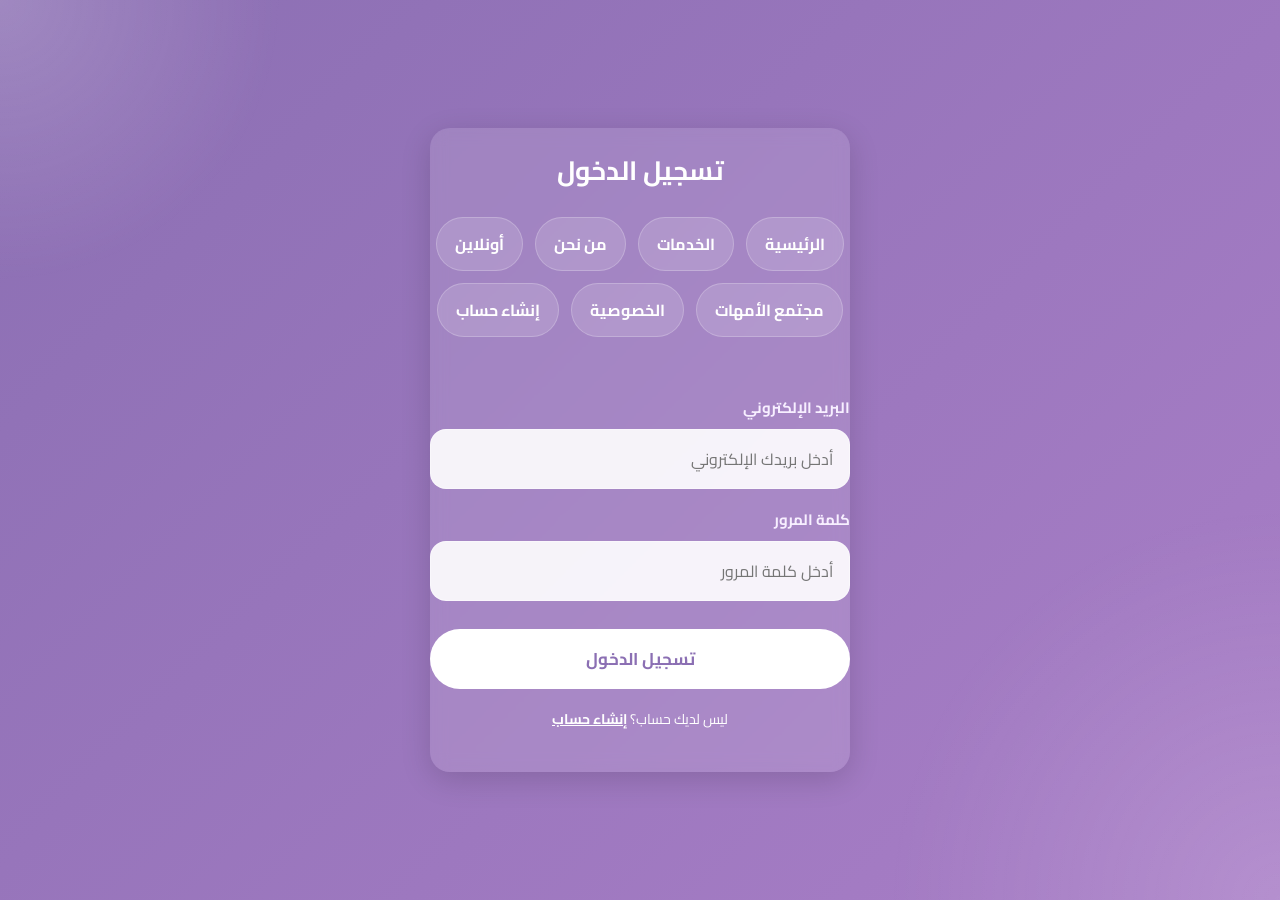
<file: dashboard.html>
<!DOCTYPE html>
<html lang="ar" dir="rtl">
<head>
  <meta charset="UTF-8" />
  <meta name="viewport" content="width=device-width, initial-scale=1.0" />
  <title>لوحة التحكم - احتواء</title>

  <link href="https://fonts.googleapis.com/css2?family=Cairo:wght@400;700&display=swap" rel="stylesheet" />
  <link rel="stylesheet" href="https://cdnjs.cloudflare.com/ajax/libs/font-awesome/6.5.0/css/all.min.css">

  <style>
    * {
      margin: 0;
      padding: 0;
      box-sizing: border-box;
      font-family: 'Cairo', sans-serif;
    }

    body {
      background: linear-gradient(135deg, #8B6FB3 0%, #A97EC7 100%);
      min-height: 100vh;
      padding: 20px;
    }

    .container {
      max-width: 1200px;
      margin: 0 auto;
    }

    header {
      background: white;
      padding: 15px 20px;
      border-radius: 15px;
      margin-bottom: 30px;
      box-shadow: 0 5px 15px rgba(0,0,0,0.1);
      display: flex;
      justify-content: space-between;
      align-items: center;
    }

    header h1 {
      color: #8B6FB3;
      font-size: 28px;
    }

    .user-info {
      display: flex;
      align-items: center;
      gap: 15px;
    }

    .user-name {
      color: #333;
      font-weight: bold;
    }

    .logout-btn {
      background: #8B6FB3;
      color: white;
      border: none;
      padding: 10px 20px;
      border-radius: 8px;
      cursor: pointer;
      font-size: 14px;
      transition: 0.3s;
    }

    .logout-btn:hover {
      background: #6d5a8f;
    }

    .stats {
      display: grid;
      grid-template-columns: repeat(auto-fit, minmax(145px, 1fr));
      gap: 20px;
      margin-bottom: 30px;
    }

    .stat-card {
      background: white;
      padding: 25px;
      border-radius: 15px;
      box-shadow: 0 5px 15px rgba(0,0,0,0.1);
      text-align: center;
    }

    .stat-card h3 {
      color: #8B6FB3;
      font-size: 14px;
      margin-bottom: 10px;
      text-transform: uppercase;
    }

    .stat-card .number {
      font-size: 36px;
      color: #333;
      font-weight: bold;
    }

    .stat-card .icon {
      font-size: 32px;
      color: #8B6FB3;
      margin-bottom: 10px;
    }

    .main-content {
      display: grid;
      grid-template-columns: 1fr 1fr;
      gap: 20px;
    }

    .card {
      background: white;
      padding: 25px;
      border-radius: 15px;
      box-shadow: 0 5px 15px rgba(0,0,0,0.1);
    }

    .card h2 {
      color: #8B6FB3;
      margin-bottom: 20px;
      font-size: 20px;
    }

    .users-list {
      max-height: 400px;
      overflow-y: auto;
    }

    .user-item {
      padding: 15px;
      background: #f9f9f9;
      border-radius: 10px;
      margin-bottom: 10px;
      border-right: 4px solid #8B6FB3;
    }

    .user-item h4 {
      color: #8B6FB3;
      margin-bottom: 5px;
    }

    .user-item p {
      font-size: 13px;
      color: #666;
      margin: 3px 0;
    }

    .status-badge {
      display: inline-block;
      padding: 5px 10px;
      border-radius: 5px;
      font-size: 12px;
      font-weight: bold;
      margin-top: 8px;
    }

    .status-pregnant {
      background: #FFE5B4;
      color: #D4A574;
    }

    .status-mother {
      background: #C8E6C9;
      color: #2E7D32;
    }

    .status-new-mother {
      background: #B3E5FC;
      color: #0277BD;
    }

    .activity-item {
      padding: 15px;
      background: #f9f9f9;
      border-radius: 10px;
      margin-bottom: 10px;
      border-left: 4px solid #8B6FB3;
    }

    .activity-time {
      font-size: 12px;
      color: #999;
    }

    .activity-text {
      color: #333;
      margin-top: 5px;
    }

    .full-width {
      grid-column: 1 / -1;
    }

    .table-container {
      overflow-x: auto;
    }

    table {
      width: 100%;
      border-collapse: collapse;
    }

    table th {
      background: #8B6FB3;
      color: white;
      padding: 12px;
      text-align: right;
      font-weight: bold;
    }

    table td {
      padding: 12px;
      border-bottom: 1px solid #eee;
    }

    table tr:hover {
      background: #f9f9f9;
    }

    .empty-state {
      text-align: center;
      color: #999;
      padding: 40px 20px;
    }

    .empty-state i {
      font-size: 48px;
      margin-bottom: 15px;
    }

    @media (max-width: 768px) {
      .main-content {
        grid-template-columns: 1fr;
      }

      header {
        flex-direction: column;
        gap: 15px;
        text-align: center;
      }

      .stats {
        grid-template-columns: 1fr;
      }
    }
  </style>
  <link rel="stylesheet" href="styles.css">
</head>
<body class="page-dashboard">
  <div class="container">
    <header>
      <h1>🎯 لوحة التحكم - احتواء</h1>
      <div class="user-info" style="flex-wrap: wrap; justify-content: center;">
        <a href="index.html" class="logout-btn">الرئيسية</a>
        <span class="user-name" id="adminName">مشرف النظام</span>
        <button class="logout-btn" id="logoutBtn">تسجيل الخروج</button>
      </div>
    </header>

    <div class="stats">
      <div class="stat-card">
        <div class="icon"><i class="fas fa-users"></i></div>
        <h3>إجمالي المستخدمين</h3>
        <div class="number" id="totalUsers">0</div>
      </div>

      <div class="stat-card">
        <div class="icon"><i class="fas fa-heartbeat"></i></div>
        <h3>النساء الحوامل</h3>
        <div class="number" id="pregnantCount">0</div>
      </div>

      <div class="stat-card">
        <div class="icon"><i class="fas fa-baby"></i></div>
        <h3>الأمهات الجدد</h3>
        <div class="number" id="mothersCount">0</div>
      </div>

      <div class="stat-card">
        <div class="icon"><i class="fas fa-calendar"></i></div>
        <h3>التسجيلات اليوم</h3>
        <div class="number" id="todayCount">0</div>
      </div>
    </div>

    <div class="main-content">
      <div class="card">
        <h2><i class="fas fa-list"></i> المستخدمون المسجلون</h2>
        <div class="users-list" id="usersList">
          <div class="empty-state">
            <i class="fas fa-user-plus"></i>
            <p>لا توجد مستخدمون مسجلون حتى الآن</p>
          </div>
        </div>
      </div>

      <div class="card">
        <h2><i class="fas fa-history"></i> النشاط الأخير</h2>
        <div id="activityList">
          <div class="empty-state">
            <i class="fas fa-bell"></i>
            <p>لا يوجد نشاط حتى الآن</p>
          </div>
        </div>
      </div>

      <div class="card full-width">
        <h2><i class="fas fa-table"></i> جدول المستخدمين التفصيلي</h2>
        <div class="table-container">
          <table id="usersTable">
            <thead>
              <tr>
                <th>الاسم الكامل</th>
                <th>البريد الإلكتروني</th>
                <th>الهاتف</th>
                <th>العمر</th>
                <th>الحالة</th>
                <th>حالة نفسية</th>
                <th>إرهاق</th>
                <th>دعم أخصائي</th>
                <th>تاريخ التسجيل</th>
              </tr>
            </thead>
            <tbody id="usersTableBody">
              <tr>
                <td colspan="6" style="text-align: center; color: #999;">
                  <i class="fas fa-user-plus"></i> لا توجد بيانات
                </td>
              </tr>
            </tbody>
          </table>
        </div>
      </div>
    </div>
  </div>

  <script type="module">
    import { auth, db } from "./firebase-config.js";

    const logoutBtn = document.getElementById("logoutBtn");
    const adminName = document.getElementById("adminName");
    const usersList = document.getElementById("usersList");
    const activityList = document.getElementById("activityList");
    const usersTableBody = document.getElementById("usersTableBody");

    // استعادة الجلسة للمحاكاة
    const savedUser = localStorage.getItem('ehtewaa_currentUser');
    if (savedUser) auth.currentUser = JSON.parse(savedUser);

    // تحقق من الدخول
    if (!auth.currentUser) {
      window.location.href = "login.html";
    } else {
      adminName.textContent = auth.currentUser.email || "مشرف النظام";
      loadUsers();
    }

    logoutBtn.addEventListener("click", async () => {
      auth.currentUser = null;
      localStorage.removeItem('ehtewaa_currentUser');
      window.location.href = "login.html";
    });

    let allUsers = [];

    function loadUsers() {
      try {
        const users = JSON.parse(localStorage.getItem('ehtewaa_users') || '{}');
        allUsers = Object.values(users).sort((a, b) => {
          const dateA = new Date(a.createdAt || 0);
          const dateB = new Date(b.createdAt || 0);
          return dateB - dateA;
        });

        const tableRows = [];
        const activities = [];

        let pregnantCount = 0;
        let mothersCount = 0;
        const today = new Date().toDateString();

        usersList.innerHTML = "";
        allUsers.forEach((user) => {
          // إحصائيات
          if (user.status === "pregnant") pregnantCount++;
          if (user.status === "mother" || user.status === "new_mother") mothersCount++;

          // بنية المستخدم
          const userDiv = document.createElement("div");
          userDiv.className = "user-item";
          
          const statusKey = {
            "pregnant": "حامل",
            "mother": "أم",
            "new_mother": "أم جديدة"
          }[user.status] || user.status;

          const statusClass = `status-${user.status}`;

          userDiv.innerHTML = `
            <h4>${user.fullName}</h4>
            <p><strong>البريد:</strong> ${user.email}</p>
            <p><strong>الهاتف:</strong> ${user.phone}</p>
            <p><strong>الوظيفة:</strong> ${user.job}</p>
            <p><strong>الحالة النفسية:</strong> ${formatAssessmentValue(user.mentalState)}</p>
            <p><strong>دعم أخصائي:</strong> ${formatAssessmentValue(user.needSpecialist)}</p>
            <span class="status-badge ${statusClass}">${statusKey}</span>
          `;
          usersList.appendChild(userDiv);

          // جدول
          const createdDate = user.createdAt ? new Date(user.createdAt).toLocaleDateString('ar-EG') : 'غير معروف';
          const row = `
            <tr>
              <td>${user.fullName}</td>
              <td>${user.email}</td>
              <td>${user.phone}</td>
              <td>${user.age}</td>
              <td><span class="status-badge ${statusClass}">${statusKey}</span></td>
              <td>${formatAssessmentValue(user.mentalState)}</td>
              <td>${formatAssessmentValue(user.fatigueLevel)}</td>
              <td>${formatAssessmentValue(user.needSpecialist)}</td>
              <td>${createdDate}</td>
            </tr>
          `;
          tableRows.push(row);

          // نشاط
          const createdTime = user.createdAt ? new Date(user.createdAt).toLocaleString('ar-EG') : 'غير معروف';
          const activity = `
            <div class="activity-item">
              <div class="activity-time">${createdTime}</div>
              <div class="activity-text">
                <strong>${user.fullName}</strong> قام بالتسجيل - ${statusKey}
              </div>
            </div>
          `;
          activities.push(activity);
        });

        // تحديث الإحصائيات
        document.getElementById("totalUsers").textContent = allUsers.length;
        document.getElementById("pregnantCount").textContent = pregnantCount;
        document.getElementById("mothersCount").textContent = mothersCount;
        
        // حساب التسجيلات اليوم
        const todayCount = allUsers.filter(u => {
          if (!u.createdAt) return false;
          return new Date(u.createdAt).toDateString() === today;
        }).length;
        document.getElementById("todayCount").textContent = todayCount;

        // تحديث الجدول
        if (tableRows.length > 0) {
          usersTableBody.innerHTML = tableRows.join("");
        } else {
          usersTableBody.innerHTML = `
            <tr>
              <td colspan="9" style="text-align: center; color: #999;">
                <i class="fas fa-user-plus"></i> لا توجد بيانات
              </td>
            </tr>
          `;
        }

        // تحديث النشاط
        if (activities.length > 0) {
          activityList.innerHTML = activities.slice(0, 5).join("");
        } else {
          activityList.innerHTML = `
            <div class="empty-state">
              <i class="fas fa-bell"></i>
              <p>لا يوجد نشاط حتى الآن</p>
            </div>
          `;
        }

      } catch (error) {
        console.error("خطأ في تحميل البيانات:", error);
        usersList.innerHTML = `<div class="empty-state"><p>خطأ في تحميل البيانات</p></div>`;
      }
    }

    function formatAssessmentValue(value) {
      const mapping = {
        stable: 'مستقرة',
        stressed: 'مرهقة',
        anxious: 'متوترة',
        good: 'جيدة',
        average: 'متوسطة',
        weak: 'ضعيفة',
        low: 'منخفض',
        medium: 'متوسط',
        high: 'مرتفع',
        none: 'لا توجد',
        difficulty: 'صعوبة في الرضاعة',
        need_guidance: 'تحتاج إرشاد',
        interrupted: 'مقطعة',
        bad: 'سيئة',
        yes: 'نعم',
        no: 'لا'
      };
      return mapping[value] || value || 'غير محدد';
    }
  </script>
</body>
</html>
</file>
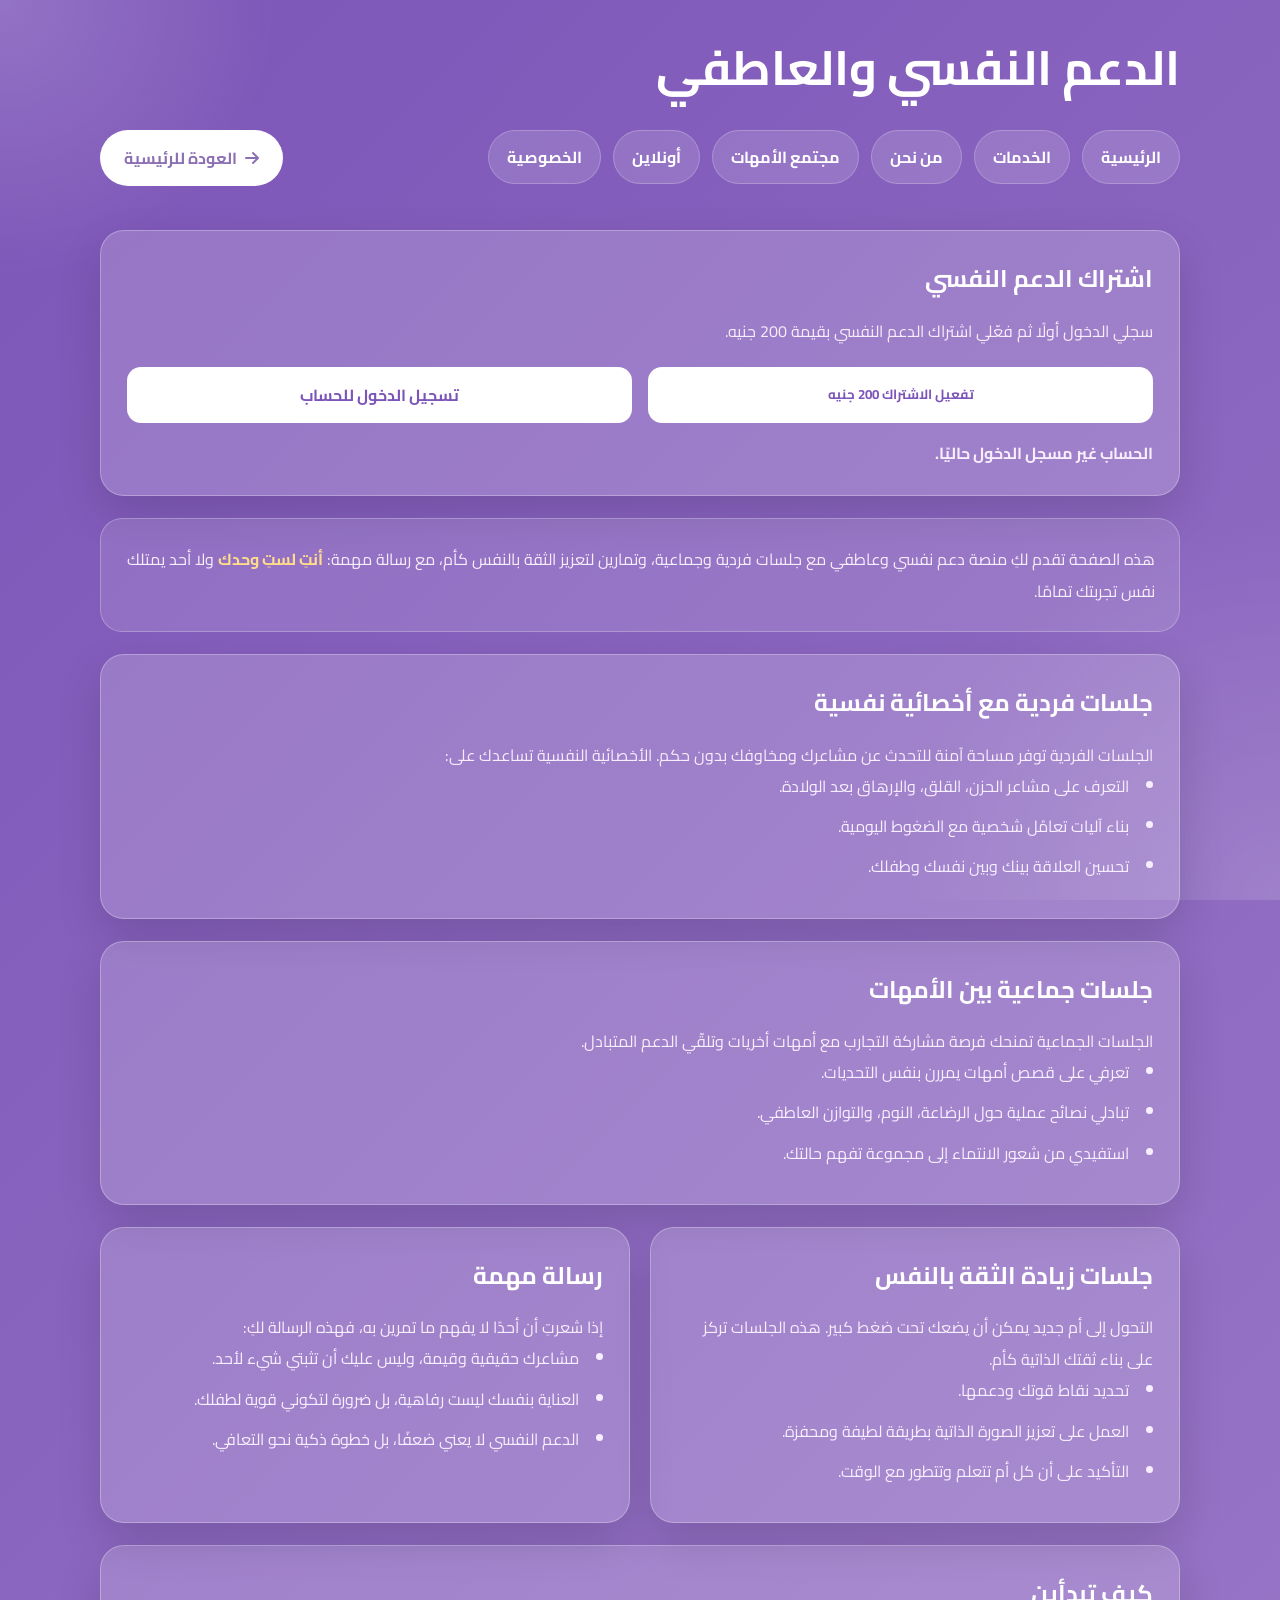
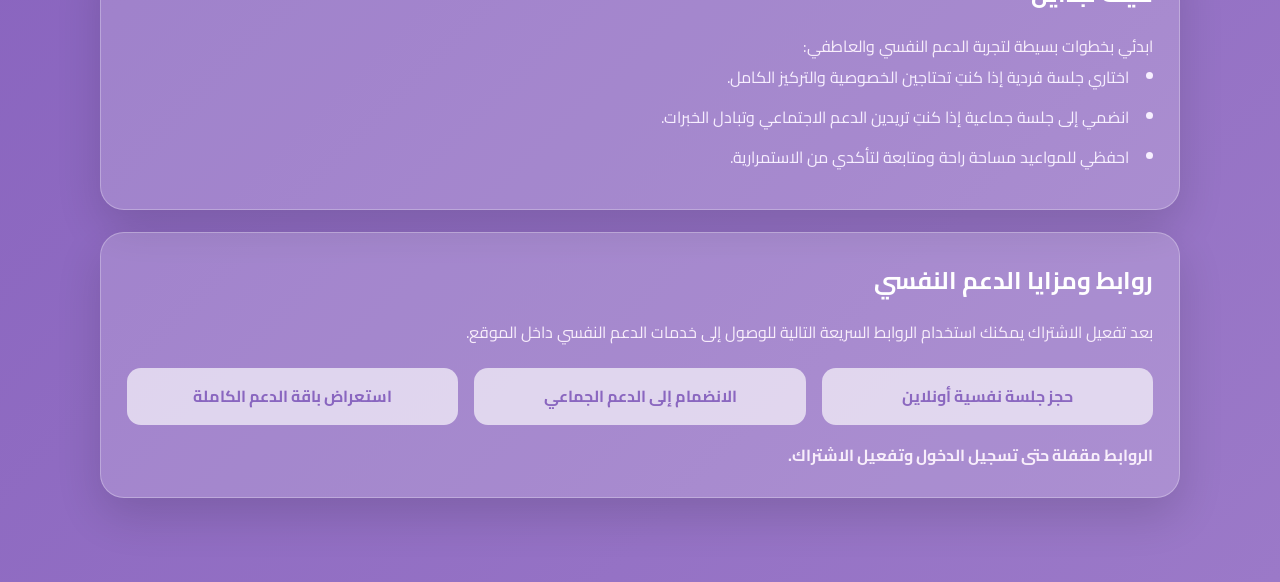
<file: mental-support.html>
<!DOCTYPE html>
<html lang="ar" dir="rtl">
<head>
  <meta charset="UTF-8" />
  <meta name="viewport" content="width=device-width, initial-scale=1.0" />
  <title>الدعم النفسي والعاطفي - احتواء</title>

  <link href="https://fonts.googleapis.com/css2?family=Cairo:wght@400;700&display=swap" rel="stylesheet" />
  <link rel="stylesheet" href="https://cdnjs.cloudflare.com/ajax/libs/font-awesome/6.5.0/css/all.min.css" />

  <style>
    * {
      margin: 0;
      padding: 0;
      box-sizing: border-box;
      font-family: 'Cairo', sans-serif;
    }

    body {
      min-height: 100vh;
      background: linear-gradient(135deg, #7c55b8 0%, #9b79c8 100%);
      color: #fff;
      padding: 22px;
    }

    .container {
      max-width: 1080px;
      margin: 0 auto;
    }

    header {
      display: flex;
      justify-content: space-between;
      align-items: center;
      gap: 16px;
      flex-wrap: wrap;
      margin-bottom: 26px;
    }

    header h1 {
      font-size: 32px;
      color: #fff;
      line-height: 1.2;
    }

    header a {
      display: inline-flex;
      align-items: center;
      justify-content: center;
      gap: 10px;
      background: #fff;
      color: #8b6fb3;
      padding: 12px 18px;
      border-radius: 14px;
      text-decoration: none;
      font-weight: bold;
    }

    .intro,
    .section {
      background: rgba(255,255,255,0.12);
      border: 1px solid rgba(255,255,255,0.25);
      border-radius: 22px;
      padding: 24px;
      margin-bottom: 22px;
    }

    .intro p,
    .section p {
      line-height: 2;
      color: #f8eefb;
    }

    .section h2 {
      font-size: 24px;
      margin-bottom: 14px;
      color: #fff;
    }

    .section ul {
      list-style: inside disc;
      color: #f2e9ff;
      line-height: 1.9;
      padding-left: 0;
    }

    .section li {
      margin-bottom: 10px;
    }

    .highlight {
      color: #ffdd8a;
      font-weight: bold;
    }

    .grid {
      display: grid;
      grid-template-columns: repeat(auto-fit, minmax(260px, 1fr));
      gap: 20px;
    }

    .action-links {
      display: grid;
      grid-template-columns: repeat(auto-fit, minmax(220px, 1fr));
      gap: 16px;
      margin-top: 20px;
    }

    .action-link,
    .pay-btn {
      display: inline-flex;
      align-items: center;
      justify-content: center;
      padding: 14px 18px;
      border-radius: 14px;
      background: #fff;
      color: #7c55b8;
      text-decoration: none;
      font-weight: bold;
      border: none;
      cursor: pointer;
    }

    .locked {
      opacity: 0.65;
      pointer-events: none;
    }

    .status-note {
      color: #ffecb0;
      font-weight: bold;
      margin-top: 14px;
    }

    @media (max-width: 768px) {
      header {
        flex-direction: column;
        align-items: flex-start;
      }
    }
  </style>
  <link rel="stylesheet" href="styles.css">
</head>
<body class="page-mental">
  <div class="container">
    <header>
      <h1>الدعم النفسي والعاطفي</h1>
      <nav class="main-nav">
        <a href="index.html">الرئيسية</a>
        <a href="services.html">الخدمات</a>
        <a href="about.html">من نحن</a>
        <a href="community.html">مجتمع الأمهات</a>
        <a href="online-services.html">أونلاين</a>
        <a href="privacy-policy.html">الخصوصية</a>
      </nav>
      <a href="index.html"><i class="fas fa-arrow-right"></i> العودة للرئيسية</a>
    </header>

    <div class="section" id="subscriptionStatusBox">
      <h2>اشتراك الدعم النفسي</h2>
      <p id="subscriptionStatusText">هذه الخدمة متاحة باشتراك قدره 200 جنيه لكل حساب.</p>
      <div class="action-links">
        <button type="button" class="pay-btn" id="activateSubscriptionBtn">تفعيل الاشتراك 200 جنيه</button>
        <a href="login.html" class="action-link" id="loginSubscriptionLink">تسجيل الدخول للحساب</a>
      </div>
      <p class="status-note" id="subscriptionStatusNote">فعّلي الاشتراك لفتح مزايا وروابط الدعم النفسي.</p>
    </div>

    <div class="intro">
      <p>هذه الصفحة تقدم لكِ منصة دعم نفسي وعاطفي مع جلسات فردية وجماعية، وتمارين لتعزيز الثقة بالنفس كأم، مع رسالة مهمة: <span class="highlight">أنتِ لستِ وحدك</span> ولا أحد يمتلك نفس تجربتك تمامًا.</p>
    </div>

    <div class="section">
      <h2>جلسات فردية مع أخصائية نفسية</h2>
      <p>الجلسات الفردية توفر مساحة آمنة للتحدث عن مشاعرك ومخاوفك بدون حكم. الأخصائية النفسية تساعدك على:</p>
      <ul>
        <li>التعرف على مشاعر الحزن، القلق، والإرهاق بعد الولادة.</li>
        <li>بناء آليات تعامُل شخصية مع الضغوط اليومية.</li>
        <li>تحسين العلاقة بينك وبين نفسك وطفلك.</li>
      </ul>
    </div>

    <div class="section">
      <h2>جلسات جماعية بين الأمهات</h2>
      <p>الجلسات الجماعية تمنحك فرصة مشاركة التجارب مع أمهات أخريات وتلقّي الدعم المتبادل.</p>
      <ul>
        <li>تعرفي على قصص أمهات يمررن بنفس التحديات.</li>
        <li>تبادلي نصائح عملية حول الرضاعة، النوم، والتوازن العاطفي.</li>
        <li>استفيدي من شعور الانتماء إلى مجموعة تفهم حالتك.</li>
      </ul>
    </div>

    <div class="grid">
      <div class="section">
        <h2>جلسات زيادة الثقة بالنفس</h2>
        <p>التحول إلى أم جديد يمكن أن يضعك تحت ضغط كبير. هذه الجلسات تركز على بناء ثقتك الذاتية كأم.</p>
        <ul>
          <li>تحديد نقاط قوتك ودعمها.</li>
          <li>العمل على تعزيز الصورة الذاتية بطريقة لطيفة ومحفزة.</li>
          <li>التأكيد على أن كل أم تتعلم وتتطور مع الوقت.</li>
        </ul>
      </div>

      <div class="section">
        <h2>رسالة مهمة</h2>
        <p>إذا شعرتِ أن أحدًا لا يفهم ما تمرين به، فهذه الرسالة لكِ:</p>
        <ul>
          <li>مشاعرك حقيقية وقيمة، وليس عليك أن تثبتي شيء لأحد.</li>
          <li>العناية بنفسك ليست رفاهية، بل ضرورة لتكوني قوية لطفلك.</li>
          <li>الدعم النفسي لا يعني ضعفًا، بل خطوة ذكية نحو التعافي.</li>
        </ul>
      </div>
    </div>

    <div class="section">
      <h2>كيف تبدأين</h2>
      <p>ابدئي بخطوات بسيطة لتجربة الدعم النفسي والعاطفي:</p>
      <ul>
        <li>اختاري جلسة فردية إذا كنتِ تحتاجين الخصوصية والتركيز الكامل.</li>
        <li>انضمي إلى جلسة جماعية إذا كنتِ تريدين الدعم الاجتماعي وتبادل الخبرات.</li>
        <li>احفظي للمواعيد مساحة راحة ومتابعة لتأكدي من الاستمرارية.</li>
      </ul>
    </div>
    <div class="section" id="premiumLinksBox">
      <h2>روابط ومزايا الدعم النفسي</h2>
      <p>بعد تفعيل الاشتراك يمكنك استخدام الروابط السريعة التالية للوصول إلى خدمات الدعم النفسي داخل الموقع.</p>
      <div class="action-links">
        <a href="online-services.html" class="action-link premium-link locked">حجز جلسة نفسية أونلاين</a>
        <a href="community.html" class="action-link premium-link locked">الانضمام إلى الدعم الجماعي</a>
        <a href="services.html" class="action-link premium-link locked">استعراض باقة الدعم الكاملة</a>
      </div>
      <p class="status-note" id="premiumAccessNote">الروابط مقفلة حتى يتم تفعيل اشتراك 200 جنيه على الحساب.</p>
    </div>
  </div>

  <script>
    const MENTAL_SUBSCRIPTION_PRICE = 200;
    const activateSubscriptionBtn = document.getElementById("activateSubscriptionBtn");
    const loginSubscriptionLink = document.getElementById("loginSubscriptionLink");
    const subscriptionStatusText = document.getElementById("subscriptionStatusText");
    const subscriptionStatusNote = document.getElementById("subscriptionStatusNote");
    const premiumAccessNote = document.getElementById("premiumAccessNote");
    const premiumLinks = Array.from(document.querySelectorAll(".premium-link"));

    function getCurrentUser() {
      const savedUser = localStorage.getItem("ehtewaa_currentUser");
      return savedUser ? JSON.parse(savedUser) : null;
    }

    function getStoredUsers() {
      return JSON.parse(localStorage.getItem("ehtewaa_users") || "{}");
    }

    function getCurrentUserData() {
      const currentUser = getCurrentUser();
      if (!currentUser) return null;
      const users = getStoredUsers();
      return users[currentUser.uid] || null;
    }

    function setPremiumLocked(locked) {
      premiumLinks.forEach((link) => {
        link.classList.toggle("locked", locked);
      });
    }

    function activateSubscription() {
      const currentUser = getCurrentUser();
      if (!currentUser) return;

      const users = getStoredUsers();
      const userData = users[currentUser.uid];
      if (!userData) return;

      users[currentUser.uid] = {
        ...userData,
        mentalSubscriptionPrice: MENTAL_SUBSCRIPTION_PRICE,
        mentalSubscriptionActive: true,
        mentalSubscriptionActivatedAt: userData.mentalSubscriptionActivatedAt || new Date().toISOString()
      };

      localStorage.setItem("ehtewaa_users", JSON.stringify(users));
      localStorage.setItem("ehtewaa_currentUser", JSON.stringify({
        ...currentUser,
        mentalSubscriptionActive: true
      }));
      renderSubscriptionState();
    }

    function renderSubscriptionState() {
      const currentUser = getCurrentUser();
      const userData = getCurrentUserData();

      if (!currentUser || !userData) {
        activateSubscriptionBtn.style.display = "inline-flex";
        activateSubscriptionBtn.disabled = true;
        loginSubscriptionLink.style.display = "inline-flex";
        subscriptionStatusText.textContent = `سجلي الدخول أولًا ثم فعّلي اشتراك الدعم النفسي بقيمة ${MENTAL_SUBSCRIPTION_PRICE} جنيه.`;
        subscriptionStatusNote.textContent = "الحساب غير مسجل الدخول حاليًا.";
        premiumAccessNote.textContent = "الروابط مقفلة حتى تسجيل الدخول وتفعيل الاشتراك.";
        setPremiumLocked(true);
        return;
      }

      loginSubscriptionLink.style.display = "none";

      if (userData.mentalSubscriptionActive) {
        activateSubscriptionBtn.style.display = "none";
        const activatedAt = userData.mentalSubscriptionActivatedAt
          ? new Date(userData.mentalSubscriptionActivatedAt).toLocaleDateString("ar-EG")
          : "اليوم";
        subscriptionStatusText.textContent = `اشتراكك مفعل بقيمة ${MENTAL_SUBSCRIPTION_PRICE} جنيه، ويمكنك الآن استخدام مزايا وروابط الدعم النفسي.`;
        subscriptionStatusNote.textContent = `تم التفعيل بتاريخ ${activatedAt}.`;
        premiumAccessNote.textContent = "كل الروابط التالية متاحة الآن على هذا الحساب.";
        setPremiumLocked(false);
        return;
      }

      activateSubscriptionBtn.style.display = "inline-flex";
      activateSubscriptionBtn.disabled = false;
      subscriptionStatusText.textContent = `هذا الحساب غير مشترك بعد. ادفعي ${MENTAL_SUBSCRIPTION_PRICE} جنيه لتفعيل استخدام الدعم النفسي.`;
      subscriptionStatusNote.textContent = "بعد التفعيل سيتم فتح الروابط والمزايا الخاصة بالدعم النفسي مباشرة.";
      premiumAccessNote.textContent = "الروابط مقفلة حتى يتم التفعيل.";
      setPremiumLocked(true);
    }

    activateSubscriptionBtn.addEventListener("click", activateSubscription);
    renderSubscriptionState();
  </script>
</body>
</html>
</file>
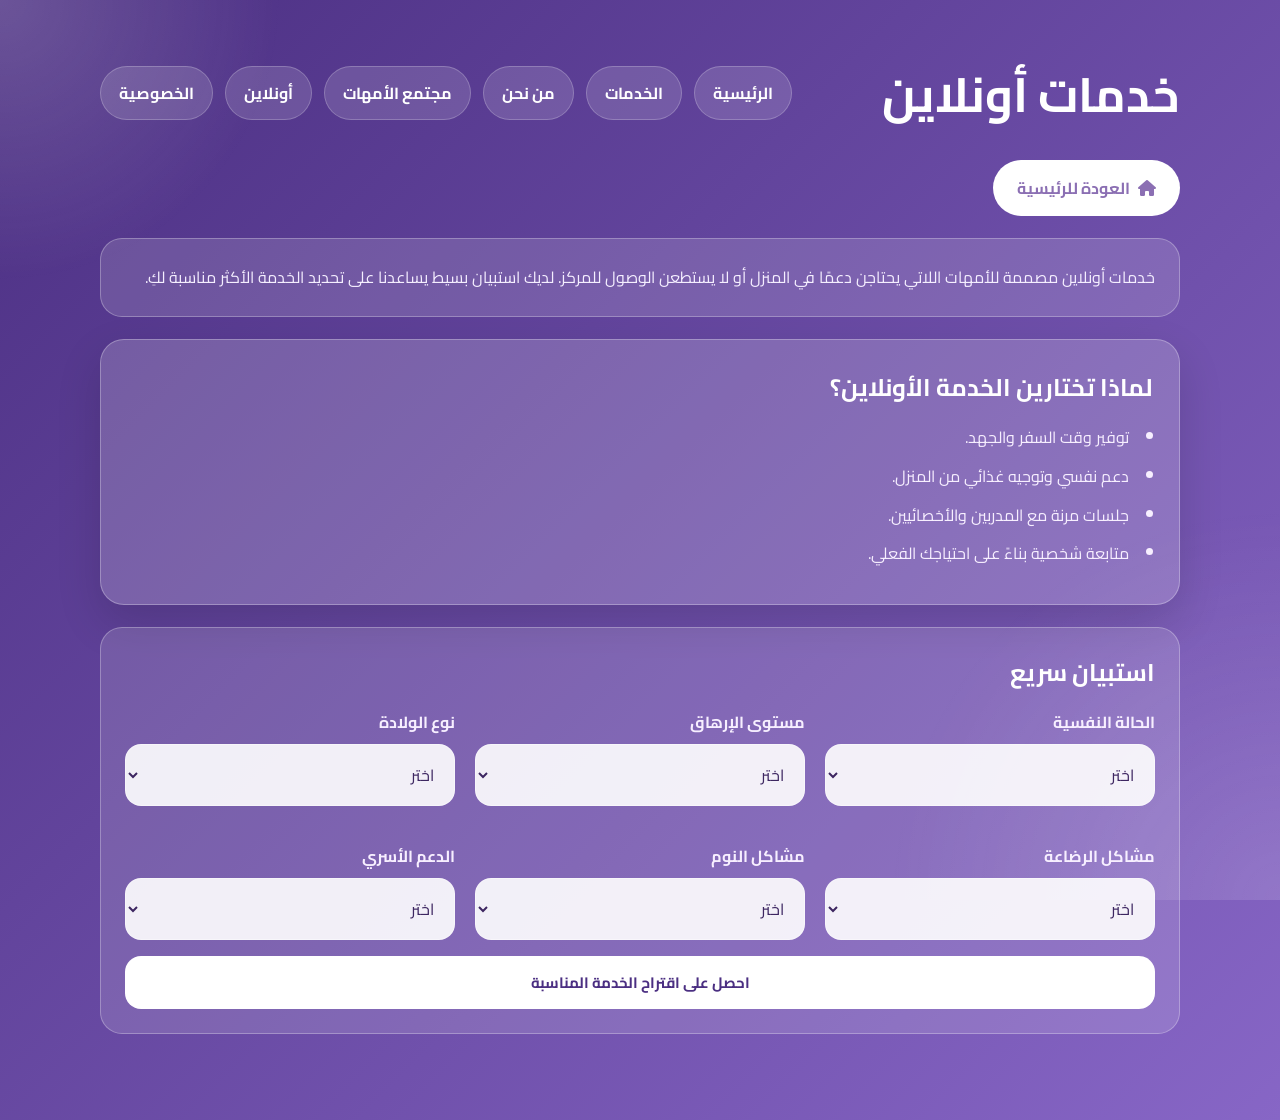
<file: online-services.html>
<!DOCTYPE html>
<html lang="ar" dir="rtl">
<head>
  <meta charset="UTF-8" />
  <meta name="viewport" content="width=device-width, initial-scale=1.0" />
  <title>خدمات أونلاين - احتواء</title>
  <link href="https://fonts.googleapis.com/css2?family=Cairo:wght@400;700&display=swap" rel="stylesheet" />
  <link rel="stylesheet" href="https://cdnjs.cloudflare.com/ajax/libs/font-awesome/6.5.0/css/all.min.css" />
  <style>
    * {
      margin: 0;
      padding: 0;
      box-sizing: border-box;
      font-family: 'Cairo', sans-serif;
    }

    body {
      min-height: 100vh;
      background: linear-gradient(135deg, #4b2f82 0%, #8766c6 100%);
      color: #fff;
      padding: 24px;
    }

    .container {
      max-width: 1080px;
      margin: 0 auto;
    }

    header {
      display: flex;
      justify-content: space-between;
      align-items: center;
      flex-wrap: wrap;
      gap: 16px;
      margin-bottom: 24px;
    }

    header h1 {
      font-size: 32px;
      color: #fff;
    }

    header a {
      display: inline-flex;
      align-items: center;
      gap: 8px;
      background: #fff;
      color: #4b2f82;
      padding: 12px 18px;
      border-radius: 14px;
      text-decoration: none;
      font-weight: bold;
    }

    .intro,
    .section,
    .quiz-card,
    .result-card {
      background: rgba(255,255,255,0.14);
      border: 1px solid rgba(255,255,255,0.28);
      border-radius: 22px;
      padding: 24px;
      margin-bottom: 22px;
    }

    .intro p,
    .section p,
    .quiz-card p,
    .result-card p {
      line-height: 1.8;
      color: #f5efff;
    }

    .section h2,
    .quiz-card h2,
    .result-card h2 {
      font-size: 24px;
      margin-bottom: 14px;
      color: #fff;
    }

    .quiz-grid {
      display: grid;
      grid-template-columns: repeat(auto-fit, minmax(280px, 1fr));
      gap: 18px;
    }

    .form-group {
      margin-bottom: 16px;
      text-align: right;
    }

    label {
      display: block;
      margin-bottom: 8px;
      color: #f5efff;
      font-weight: bold;
    }

    select,
    button {
      width: 100%;
      border: none;
      border-radius: 12px;
      padding: 12px 14px;
      font-size: 15px;
    }

    select {
      background: rgba(255,255,255,0.9);
      color: #3b205d;
    }

    .submit-btn {
      background: #fff;
      color: #4b2f82;
      font-weight: bold;
      cursor: pointer;
      transition: 0.3s;
    }

    .submit-btn:hover {
      background: #f4f4f4;
    }

    .result-card {
      display: none;
    }

    .result-card.active {
      display: block;
    }

    .suggestion {
      margin-top: 12px;
      padding: 16px;
      background: rgba(255,255,255,0.18);
      border-radius: 14px;
      color: #fff;
      line-height: 1.8;
    }

    .suggestion strong {
      color: #ffe99d;
    }

    .note {
      margin-top: 12px;
      color: #ffe8b8;
      font-weight: bold;
    }

    @media (max-width: 768px) {
      header {
        flex-direction: column;
        align-items: flex-start;
      }
    }
  </style>
  <link rel="stylesheet" href="styles.css">
</head>
<body class="page-online">
  <div class="container">
    <header>
      <h1>خدمات أونلاين</h1>
      <nav class="main-nav">
        <a href="index.html">الرئيسية</a>
        <a href="services.html">الخدمات</a>
        <a href="about.html">من نحن</a>
        <a href="community.html">مجتمع الأمهات</a>
        <a href="online-services.html">أونلاين</a>
        <a href="privacy-policy.html">الخصوصية</a>
      </nav>
      <a href="index.html"><i class="fas fa-home"></i> العودة للرئيسية</a>
    </header>

    <div class="intro">
      <p>خدمات أونلاين مصممة للأمهات اللاتي يحتاجن دعمًا في المنزل أو لا يستطعن الوصول للمركز. لديك استبيان بسيط يساعدنا على تحديد الخدمة الأكثر مناسبة لكِ.</p>
    </div>

    <div class="section">
      <h2>لماذا تختارين الخدمة الأونلاين؟</h2>
      <ul>
        <li>توفير وقت السفر والجهد.</li>
        <li>دعم نفسي وتوجيه غذائي من المنزل.</li>
        <li>جلسات مرنة مع المدربين والأخصائيين.</li>
        <li>متابعة شخصية بناءً على احتياجك الفعلي.</li>
      </ul>
    </div>

    <div class="quiz-card">
      <h2>استبيان سريع</h2>
      <div class="quiz-grid">
        <div class="form-group">
          <label for="onlineMentalState">الحالة النفسية</label>
          <select id="onlineMentalState">
            <option value="">اختر</option>
            <option value="stable">مستقرة</option>
            <option value="stressed">مرهقة</option>
            <option value="anxious">متوترة</option>
          </select>
        </div>

        <div class="form-group">
          <label for="onlineFatigueLevel">مستوى الإرهاق</label>
          <select id="onlineFatigueLevel">
            <option value="">اختر</option>
            <option value="low">منخفض</option>
            <option value="medium">متوسط</option>
            <option value="high">مرتفع</option>
          </select>
        </div>

        <div class="form-group">
          <label for="onlineDeliveryType">نوع الولادة</label>
          <select id="onlineDeliveryType">
            <option value="">اختر</option>
            <option value="normal">طبيعي</option>
            <option value="cesarean">قيصرية</option>
            <option value="other">أخرى</option>
          </select>
        </div>

        <div class="form-group">
          <label for="onlineBreastfeedingIssues">مشاكل الرضاعة</label>
          <select id="onlineBreastfeedingIssues">
            <option value="">اختر</option>
            <option value="none">لا توجد</option>
            <option value="difficulty">صعوبة في الرضاعة</option>
            <option value="need_guidance">تحتاج إرشاد</option>
          </select>
        </div>

        <div class="form-group">
          <label for="onlineSleepIssues">مشاكل النوم</label>
          <select id="onlineSleepIssues">
            <option value="">اختر</option>
            <option value="good">جيدة</option>
            <option value="interrupted">مقطعة</option>
            <option value="bad">سيئة</option>
          </select>
        </div>

        <div class="form-group">
          <label for="onlineFamilySupport">الدعم الأسري</label>
          <select id="onlineFamilySupport">
            <option value="">اختر</option>
            <option value="strong">قوي</option>
            <option value="moderate">متوسط</option>
            <option value="weak">ضعيف</option>
          </select>
        </div>
      </div>

      <button id="onlineQuizBtn" class="submit-btn">احصل على اقتراح الخدمة المناسبة</button>
    </div>

    <div id="onlineResult" class="result-card">
      <h2>الاقتراح المناسب لكِ</h2>
      <div class="suggestion" id="onlineSuggestionText"></div>
      <p class="note">يمكنك استخدام هذا الاقتراح لحجز خدمة أونلاين أو زيارة المركز إذا شعرتِ أنها الأنسب لكِ.</p>
    </div>
  </div>

  <script>
    const onlineQuizBtn = document.getElementById('onlineQuizBtn');
    const onlineSuggestionText = document.getElementById('onlineSuggestionText');
    const onlineResult = document.getElementById('onlineResult');

    onlineQuizBtn.addEventListener('click', () => {
      const mentalState = document.getElementById('onlineMentalState').value;
      const fatigueLevel = document.getElementById('onlineFatigueLevel').value;
      const deliveryType = document.getElementById('onlineDeliveryType').value;
      const breastfeedingIssues = document.getElementById('onlineBreastfeedingIssues').value;
      const sleepIssues = document.getElementById('onlineSleepIssues').value;
      const familySupport = document.getElementById('onlineFamilySupport').value;

      if (!mentalState || !fatigueLevel || !deliveryType || !breastfeedingIssues || !sleepIssues || !familySupport) {
        onlineSuggestionText.innerHTML = '<strong>من فضلك أكملي كل الأسئلة أولاً.</strong> ذلك يساعدنا في اختيار الخدمة الأنسب لكِ.';
        onlineResult.classList.add('active');
        return;
      }

      const suggestions = [];

      if (mentalState === 'anxious' || mentalState === 'stressed') {
        suggestions.push('جلسة دعم نفسي أونلاين لتخفيف القلق والتوتر ومتابعة حالة الأم النفسية.');
      }

      if (fatigueLevel === 'high' || sleepIssues === 'interrupted' || sleepIssues === 'bad') {
        suggestions.push('خطة راحة شخصية مع نصائح نوم ودعم يومي لحفظ الطاقة والتغلب على الإرهاق.');
      }

      if (breastfeedingIssues === 'difficulty' || breastfeedingIssues === 'need_guidance') {
        suggestions.push('استشارة رضاعة طبيعية أونلاين لمتابعة وضعية الرضاعة وحل أي مشكلات.');
      }

      if (deliveryType === 'cesarean') {
        suggestions.push('برنامج تعافي ما بعد القيصرية يتضمن تمارين بلطف ودعم غذائي مناسب.');
      }

      if (familySupport === 'weak') {
        suggestions.push('جلسة دعم أسري أونلاين تساعد الزوج أو العائلة في تقديم الدعم المطلوب.');
      }

      if (suggestions.length === 0) {
        suggestions.push('خطة دعم متكاملة تشمل جلسة استشارية أونلاين، برنامج غذائي، ومتابعة الراحة.');
      }

      onlineSuggestionText.innerHTML = suggestions.map(item => `<p>• ${item}</p>`).join('');
      onlineResult.classList.add('active');
    });
  </script>
</body>
</html>
</file>
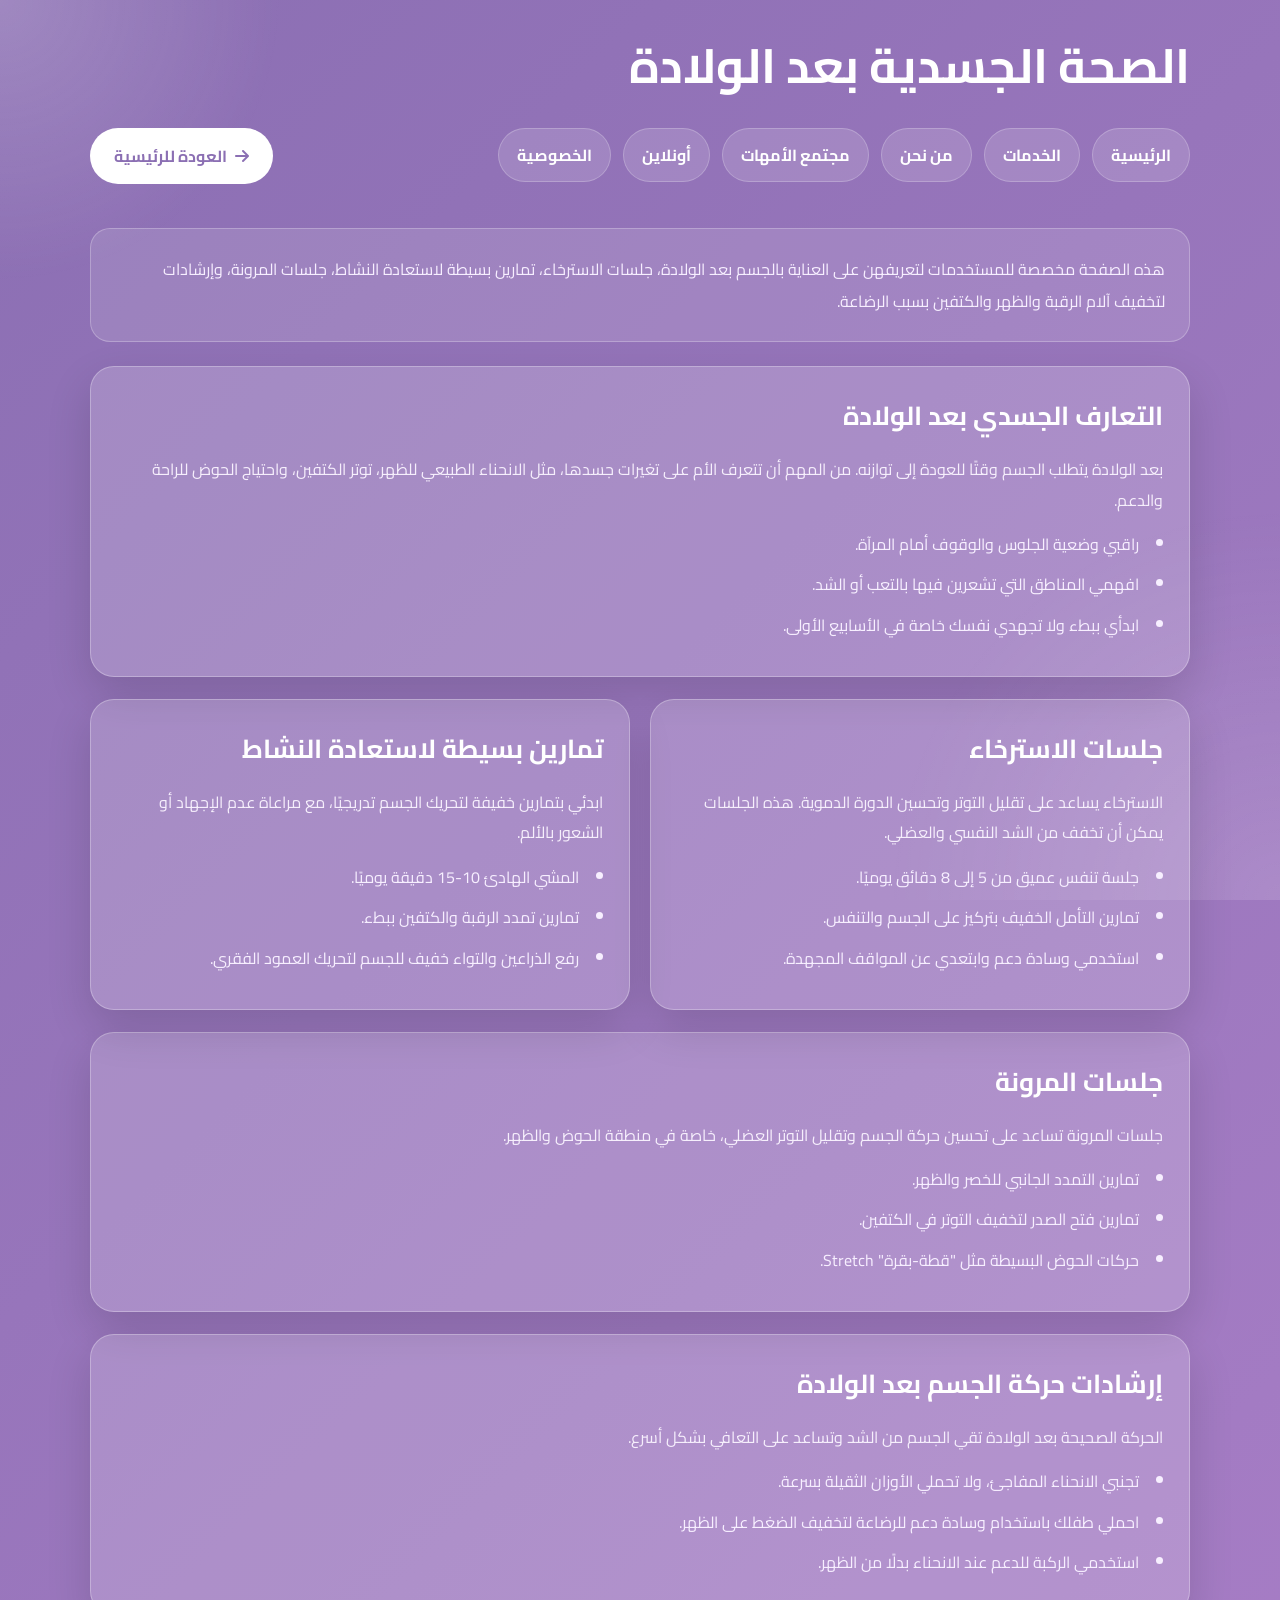
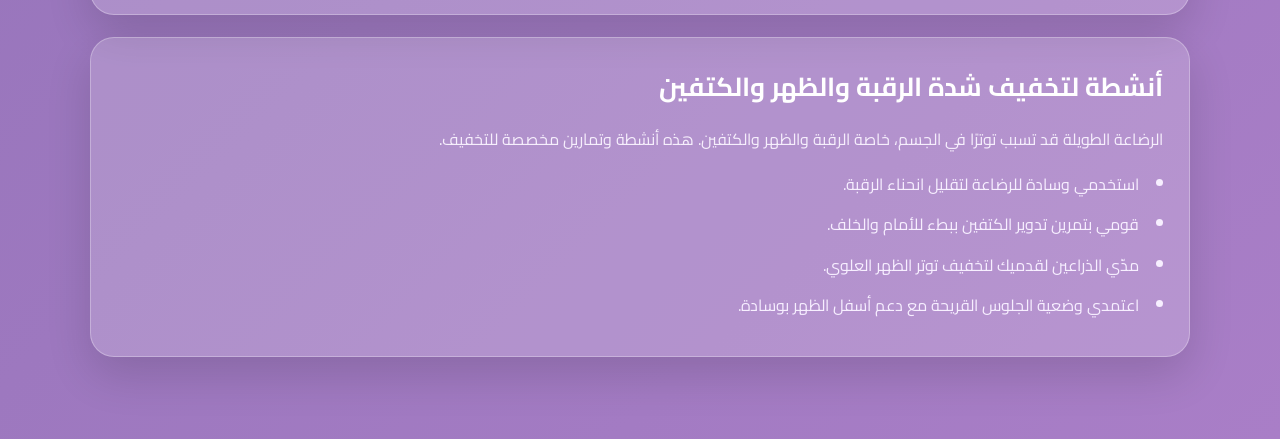
<file: physical-wellness.html>
<!DOCTYPE html>
<html lang="ar" dir="rtl">
<head>
  <meta charset="UTF-8" />
  <meta name="viewport" content="width=device-width, initial-scale=1.0" />
  <title>الصحة الجسدية - احتواء</title>

  <link href="https://fonts.googleapis.com/css2?family=Cairo:wght@400;700&display=swap" rel="stylesheet" />
  <link rel="stylesheet" href="https://cdnjs.cloudflare.com/ajax/libs/font-awesome/6.5.0/css/all.min.css" />

  <style>
    * {
      margin: 0;
      padding: 0;
      box-sizing: border-box;
      font-family: 'Cairo', sans-serif;
    }

    body {
      background: linear-gradient(135deg, #8B6FB3 0%, #A97EC7 100%);
      color: #fff;
      min-height: 100vh;
      padding: 20px;
    }

    .container {
      max-width: 1100px;
      margin: 0 auto;
    }

    header {
      display: flex;
      justify-content: space-between;
      align-items: center;
      gap: 16px;
      flex-wrap: wrap;
      margin-bottom: 24px;
    }

    header h1 {
      font-size: 34px;
      line-height: 1.2;
      color: #fff;
    }

    header a {
      background: #fff;
      color: #8B6FB3;
      padding: 12px 18px;
      border-radius: 12px;
      text-decoration: none;
      font-weight: bold;
    }

    .intro {
      background: rgba(255,255,255,0.12);
      border: 1px solid rgba(255,255,255,0.25);
      border-radius: 20px;
      padding: 24px;
      margin-bottom: 24px;
      line-height: 2;
    }

    .section {
      background: rgba(255,255,255,0.12);
      border: 1px solid rgba(255,255,255,0.2);
      border-radius: 20px;
      padding: 24px;
      margin-bottom: 20px;
    }

    .section h2 {
      font-size: 26px;
      margin-bottom: 14px;
      color: #fff;
    }

    .section p {
      margin-bottom: 14px;
      line-height: 1.9;
      color: #f6effc;
    }

    .section ul {
      list-style: inside disc;
      color: #f6effc;
      line-height: 1.9;
      padding-left: 0;
    }

    .section li {
      margin-bottom: 10px;
    }

    .highlight {
      color: #ffe0a3;
      font-weight: bold;
    }

    .grid {
      display: grid;
      grid-template-columns: repeat(auto-fit, minmax(260px, 1fr));
      gap: 20px;
    }

    @media (max-width: 768px) {
      header {
        flex-direction: column;
        align-items: flex-start;
      }
    }
  </style>
  <link rel="stylesheet" href="styles.css">
</head>
<body class="page-physical">
  <div class="container">
    <header>
      <h1>الصحة الجسدية بعد الولادة</h1>
      <nav class="main-nav">
        <a href="index.html">الرئيسية</a>
        <a href="services.html">الخدمات</a>
        <a href="about.html">من نحن</a>
        <a href="community.html">مجتمع الأمهات</a>
        <a href="online-services.html">أونلاين</a>
        <a href="privacy-policy.html">الخصوصية</a>
      </nav>
      <a href="index.html"><i class="fas fa-arrow-right"></i> العودة للرئيسية</a>
    </header>

    <div class="intro">
      <p>هذه الصفحة مخصصة للمستخدمات لتعريفهن على العناية بالجسم بعد الولادة، جلسات الاسترخاء، تمارين بسيطة لاستعادة النشاط، جلسات المرونة، وإرشادات لتخفيف آلام الرقبة والظهر والكتفين بسبب الرضاعة.</p>
    </div>

    <div class="section" id="physical-intro">
      <h2>التعارف الجسدي بعد الولادة</h2>
      <p>بعد الولادة يتطلب الجسم وقتًا للعودة إلى توازنه. من المهم أن تتعرف الأم على تغيرات جسدها، مثل الانحناء الطبيعي للظهر، توتر الكتفين، واحتياج الحوض للراحة والدعم.</p>
      <ul>
        <li>راقبي وضعية الجلوس والوقوف أمام المرآة.</li>
        <li>افهمي المناطق التي تشعرين فيها بالتعب أو الشد.</li>
        <li>ابدأي ببطء ولا تجهدي نفسك خاصة في الأسابيع الأولى.</li>
      </ul>
    </div>

    <div class="grid">
      <div class="section">
        <h2>جلسات الاسترخاء</h2>
        <p>الاسترخاء يساعد على تقليل التوتر وتحسين الدورة الدموية. هذه الجلسات يمكن أن تخفف من الشد النفسي والعضلي.</p>
        <ul>
          <li>جلسة تنفس عميق من 5 إلى 8 دقائق يوميًا.</li>
          <li>تمارين التأمل الخفيف بتركيز على الجسم والتنفس.</li>
          <li>استخدمي وسادة دعم وابتعدي عن المواقف المجهدة.</li>
        </ul>
      </div>

      <div class="section">
        <h2>تمارين بسيطة لاستعادة النشاط</h2>
        <p>ابدئي بتمارين خفيفة لتحريك الجسم تدريجيًا، مع مراعاة عدم الإجهاد أو الشعور بالألم.</p>
        <ul>
          <li>المشي الهادئ 10-15 دقيقة يوميًا.</li>
          <li>تمارين تمدد الرقبة والكتفين ببطء.</li>
          <li>رفع الذراعين والتواء خفيف للجسم لتحريك العمود الفقري.</li>
        </ul>
      </div>
    </div>

    <div class="section">
      <h2>جلسات المرونة</h2>
      <p>جلسات المرونة تساعد على تحسين حركة الجسم وتقليل التوتر العضلي، خاصة في منطقة الحوض والظهر.</p>
      <ul>
        <li>تمارين التمدد الجانبي للخصر والظهر.</li>
        <li>تمارين فتح الصدر لتخفيف التوتر في الكتفين.</li>
        <li>حركات الحوض البسيطة مثل "قطة-بقرة" Stretch.</li>
      </ul>
    </div>

    <div class="section">
      <h2>إرشادات حركة الجسم بعد الولادة</h2>
      <p>الحركة الصحيحة بعد الولادة تقي الجسم من الشد وتساعد على التعافي بشكل أسرع.</p>
      <ul>
        <li>تجنبي الانحناء المفاجئ، ولا تحملي الأوزان الثقيلة بسرعة.</li>
        <li>احملي طفلك باستخدام وسادة دعم للرضاعة لتخفيف الضغط على الظهر.</li>
        <li>استخدمي الركبة للدعم عند الانحناء بدلًا من الظهر.</li>
      </ul>
    </div>

    <div class="section">
      <h2>أنشطة لتخفيف شدة الرقبة والظهر والكتفين</h2>
      <p>الرضاعة الطويلة قد تسبب توترًا في الجسم، خاصة الرقبة والظهر والكتفين. هذه أنشطة وتمارين مخصصة للتخفيف.</p>
      <ul>
        <li>استخدمي وسادة للرضاعة لتقليل انحناء الرقبة.</li>
        <li>قومي بتمرين تدوير الكتفين ببطء للأمام والخلف.</li>
        <li>مدّي الذراعين لقدميك لتخفيف توتر الظهر العلوي.</li>
        <li>اعتمدي وضعية الجلوس القريحة مع دعم أسفل الظهر بوسادة.</li>
      </ul>
    </div>
  </div>
</body>
</html>
</file>
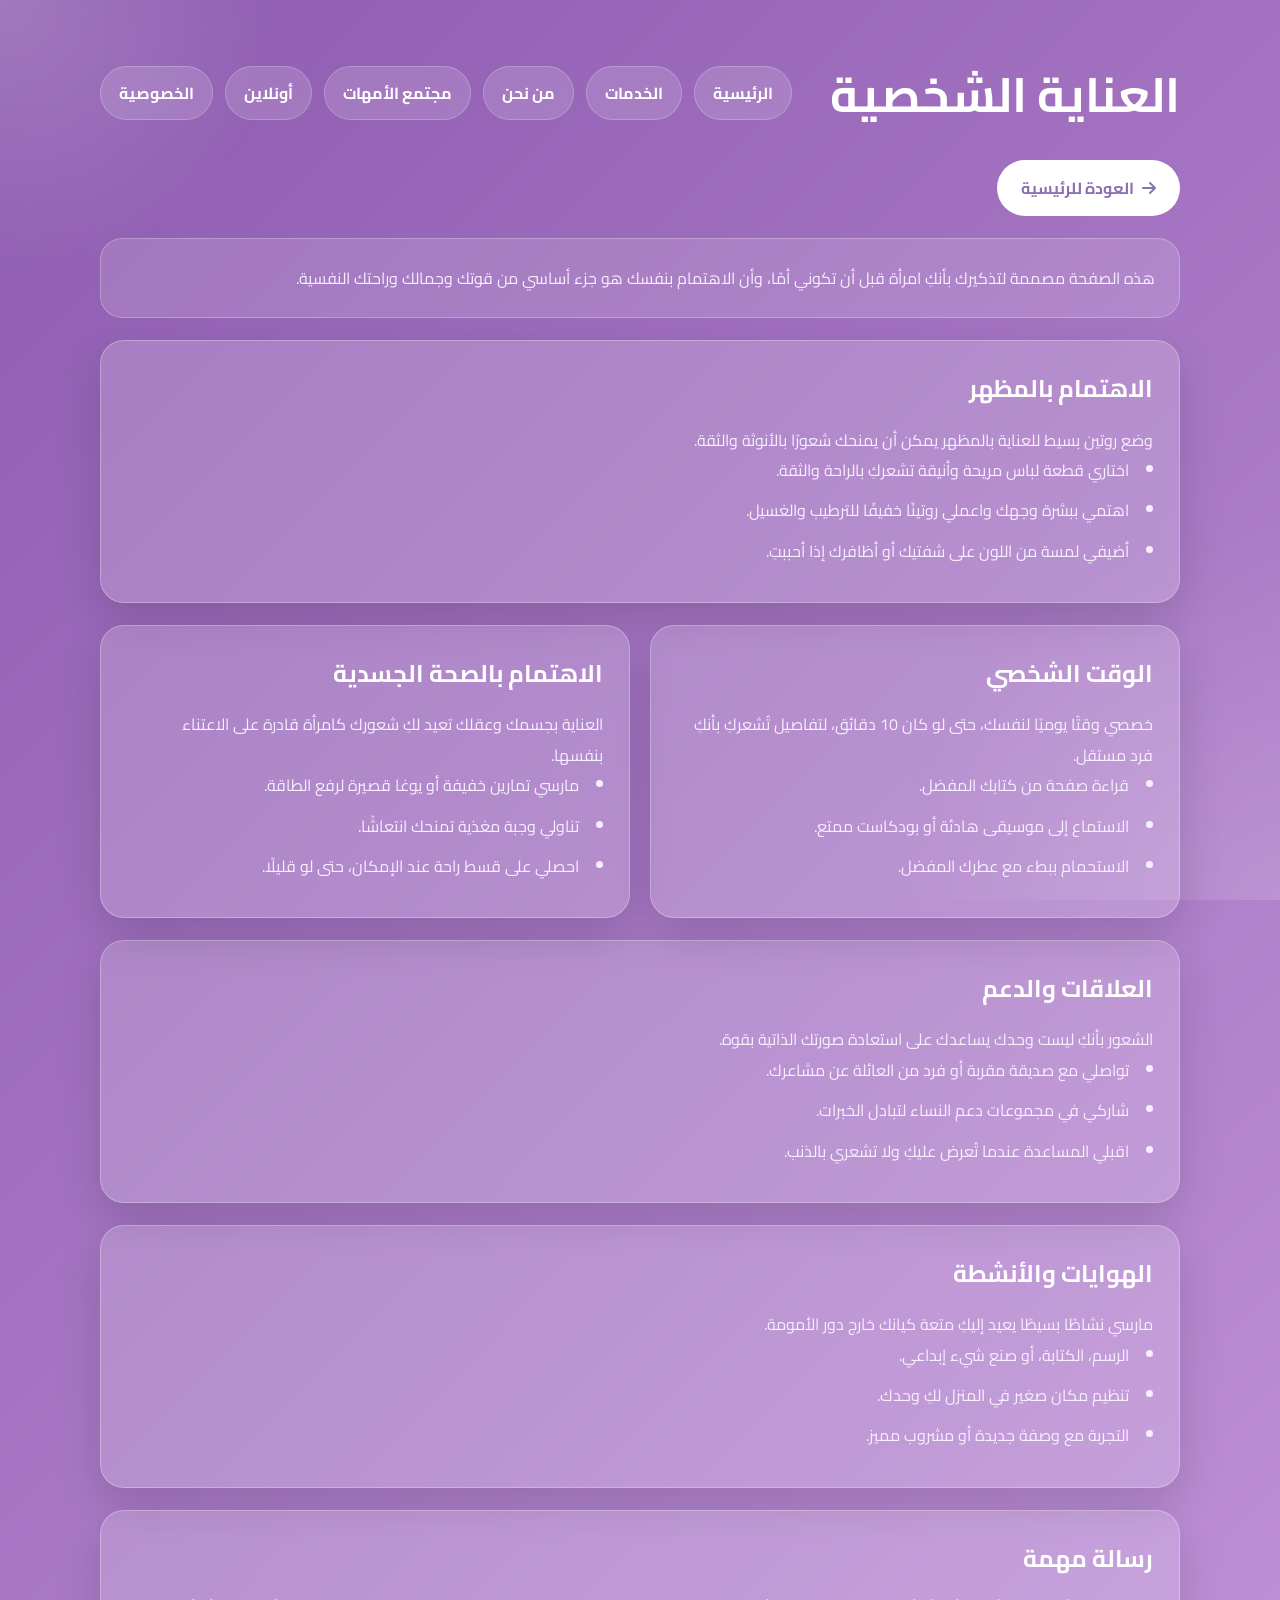
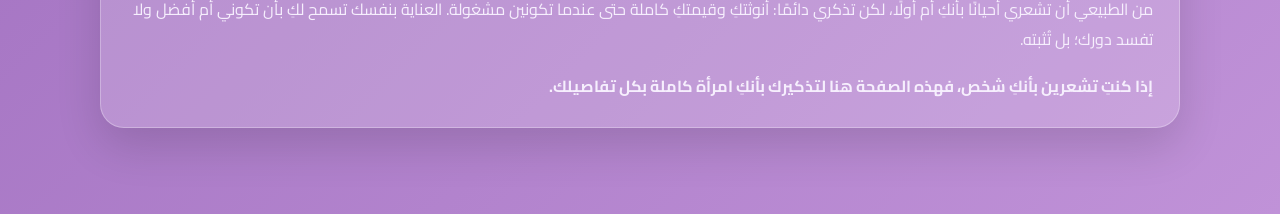
<file: self-care.html>
<!DOCTYPE html>
<html lang="ar" dir="rtl">
<head>
  <meta charset="UTF-8" />
  <meta name="viewport" content="width=device-width, initial-scale=1.0" />
  <title>العناية الشخصية - احتواء</title>
  <link href="https://fonts.googleapis.com/css2?family=Cairo:wght@400;700&display=swap" rel="stylesheet" />
  <link rel="stylesheet" href="https://cdnjs.cloudflare.com/ajax/libs/font-awesome/6.5.0/css/all.min.css" />
  <style>
    * {
      margin: 0;
      padding: 0;
      box-sizing: border-box;
      font-family: 'Cairo', sans-serif;
    }

    body {
      min-height: 100vh;
      background: linear-gradient(135deg, #8d5bb0 0%, #c092d8 100%);
      color: #fff;
      padding: 24px;
    }

    .container {
      max-width: 1080px;
      margin: 0 auto;
    }

    header {
      display: flex;
      justify-content: space-between;
      align-items: center;
      gap: 16px;
      flex-wrap: wrap;
      margin-bottom: 26px;
    }

    header h1 {
      font-size: 32px;
      line-height: 1.2;
      color: #fff;
    }

    header a {
      display: inline-flex;
      align-items: center;
      justify-content: center;
      gap: 8px;
      background: #fff;
      color: #8b6fb3;
      padding: 12px 18px;
      border-radius: 14px;
      text-decoration: none;
      font-weight: bold;
    }

    .intro,
    .section {
      background: rgba(255,255,255,0.14);
      border: 1px solid rgba(255,255,255,0.25);
      border-radius: 22px;
      padding: 24px;
      margin-bottom: 22px;
    }

    .intro p,
    .section p {
      line-height: 1.9;
      color: #f6effd;
    }

    .section h2 {
      font-size: 24px;
      margin-bottom: 14px;
      color: #fff;
    }

    .section ul {
      list-style: inside disc;
      color: #f6effd;
      line-height: 1.9;
      padding-left: 0;
    }

    .section li {
      margin-bottom: 10px;
    }

    .highlight {
      color: #ffe5a6;
      font-weight: bold;
    }

    .grid {
      display: grid;
      grid-template-columns: repeat(auto-fit, minmax(280px, 1fr));
      gap: 20px;
    }

    .note {
      margin-top: 14px;
      color: #fff3c8;
      font-weight: bold;
    }

    @media (max-width: 768px) {
      header {
        flex-direction: column;
        align-items: flex-start;
      }
    }
  </style>
  <link rel="stylesheet" href="styles.css">
</head>
<body class="page-selfcare">
  <div class="container">
    <header>
      <h1>العناية الشخصية</h1>
      <nav class="main-nav">
        <a href="index.html">الرئيسية</a>
        <a href="services.html">الخدمات</a>
        <a href="about.html">من نحن</a>
        <a href="community.html">مجتمع الأمهات</a>
        <a href="online-services.html">أونلاين</a>
        <a href="privacy-policy.html">الخصوصية</a>
      </nav>
      <a href="index.html"><i class="fas fa-arrow-right"></i> العودة للرئيسية</a>
    </header>

    <div class="intro">
      <p>هذه الصفحة مصممة لتذكيرك بأنكِ امرأة قبل أن تكوني أمًا، وأن الاهتمام بنفسك هو جزء أساسي من قوتك وجمالك وراحتك النفسية.</p>
    </div>

    <div class="section">
      <h2>الاهتمام بالمظهر</h2>
      <p>وضع روتين بسيط للعناية بالمظهر يمكن أن يمنحك شعورًا بالأنوثة والثقة.</p>
      <ul>
        <li>اختاري قطعة لباس مريحة وأنيقة تشعركِ بالراحة والثقة.</li>
        <li>اهتمي ببشرة وجهك واعملي روتينًا خفيفًا للترطيب والغسيل.</li>
        <li>أضيفي لمسة من اللون على شفتيك أو أظافرك إذا أحببتِ.</li>
      </ul>
    </div>

    <div class="grid">
      <div class="section">
        <h2>الوقت الشخصي</h2>
        <p>خصصي وقتًا يوميًا لنفسك، حتى لو كان 10 دقائق، لتفاصيل تُشعركِ بأنكِ فرد مستقل.</p>
        <ul>
          <li>قراءة صفحة من كتابك المفضل.</li>
          <li>الاستماع إلى موسيقى هادئة أو بودكاست ممتع.</li>
          <li>الاستحمام ببطء مع عطرك المفضل.</li>
        </ul>
      </div>

      <div class="section">
        <h2>الاهتمام بالصحة الجسدية</h2>
        <p>العناية بجسمك وعقلك تعيد لكِ شعورك كامرأة قادرة على الاعتناء بنفسها.</p>
        <ul>
          <li>مارسي تمارين خفيفة أو يوغا قصيرة لرفع الطاقة.</li>
          <li>تناولي وجبة مغذية تمنحك انتعاشًا.</li>
          <li>احصلي على قسط راحة عند الإمكان، حتى لو قليلًا.</li>
        </ul>
      </div>
    </div>

    <div class="section">
      <h2>العلاقات والدعم</h2>
      <p>الشعور بأنكِ ليست وحدك يساعدك على استعادة صورتك الذاتية بقوة.</p>
      <ul>
        <li>تواصلي مع صديقة مقربة أو فرد من العائلة عن مشاعرك.</li>
        <li>شاركي في مجموعات دعم النساء لتبادل الخبرات.</li>
        <li>اقبلي المساعدة عندما تُعرض عليكِ ولا تشعري بالذنب.</li>
      </ul>
    </div>

    <div class="section">
      <h2>الهوايات والأنشطة</h2>
      <p>مارسي نشاطًا بسيطًا يعيد إليكِ متعة كيانك خارج دور الأمومة.</p>
      <ul>
        <li>الرسم، الكتابة، أو صنع شيء إبداعي.</li>
        <li>تنظيم مكان صغير في المنزل لكِ وحدك.</li>
        <li>التجربة مع وصفة جديدة أو مشروب مميز.</li>
      </ul>
    </div>

    <div class="section">
      <h2>رسالة مهمة</h2>
      <p>من الطبيعي أن تشعري أحيانًا بأنكِ أم أولًا، لكن تذكري دائمًا: أنوثتكِ وقيمتكِ كاملة حتى عندما تكونين مشغولة. العناية بنفسك تسمح لكِ بأن تكوني أم أفضل ولا تفسد دورك؛ بل تُثبته.</p>
      <p class="note">إذا كنتِ تشعرين بأنكِ شخص، فهذه الصفحة هنا لتذكيرك بأنكِ امرأة كاملة بكل تفاصيلك.</p>
    </div>
  </div>
</body>
</html>
</file>
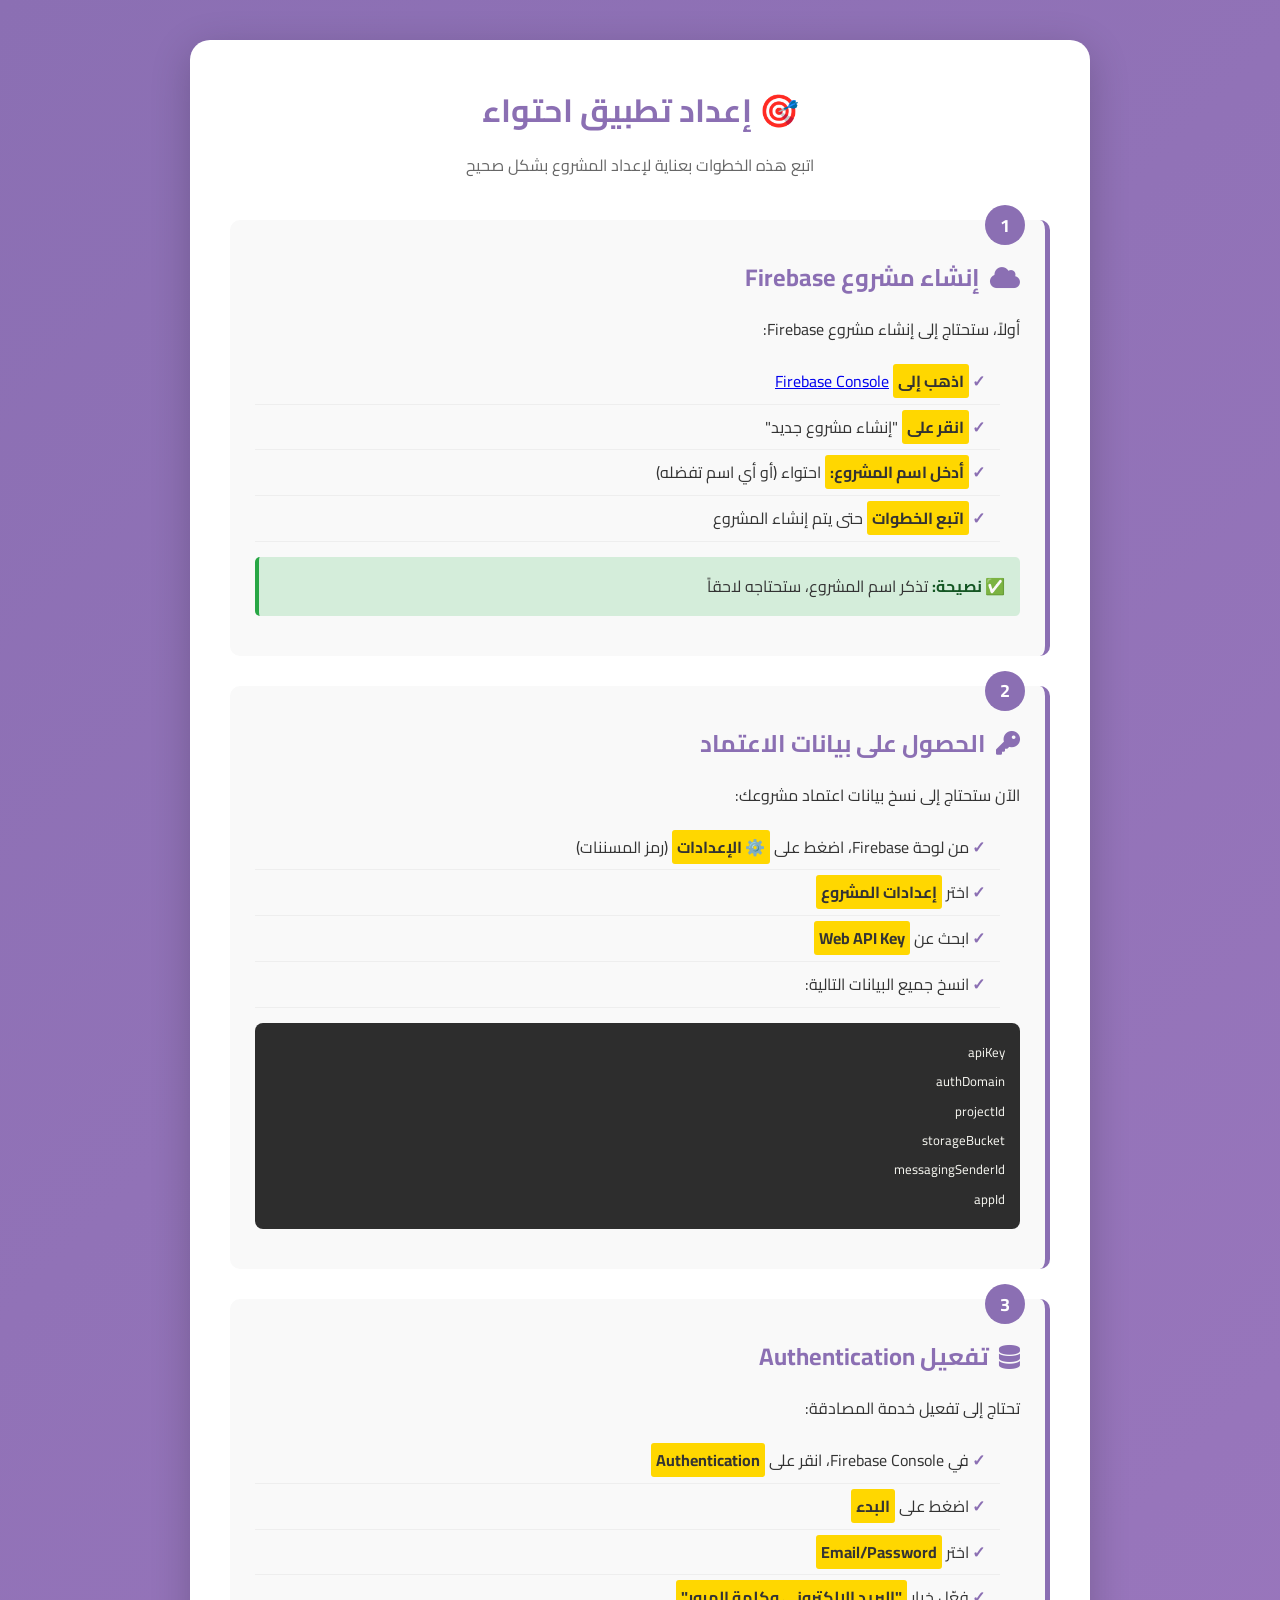
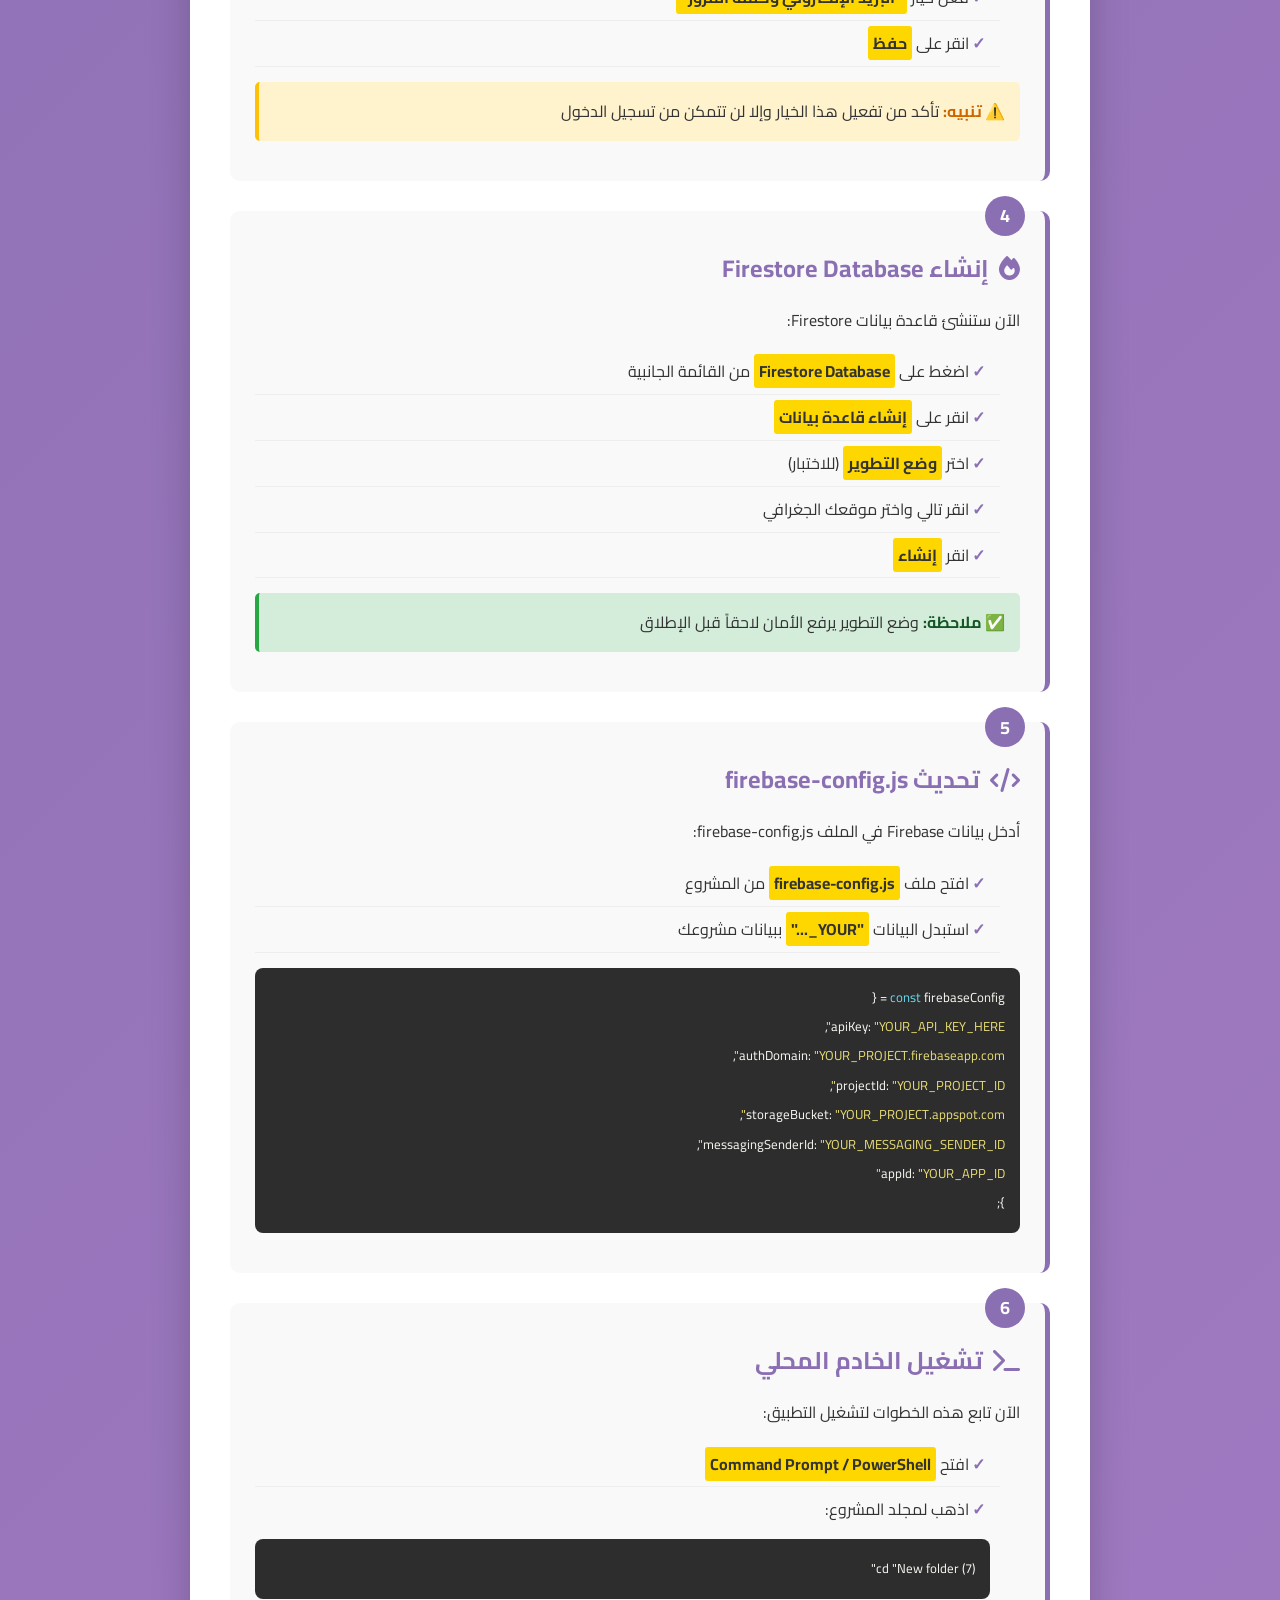
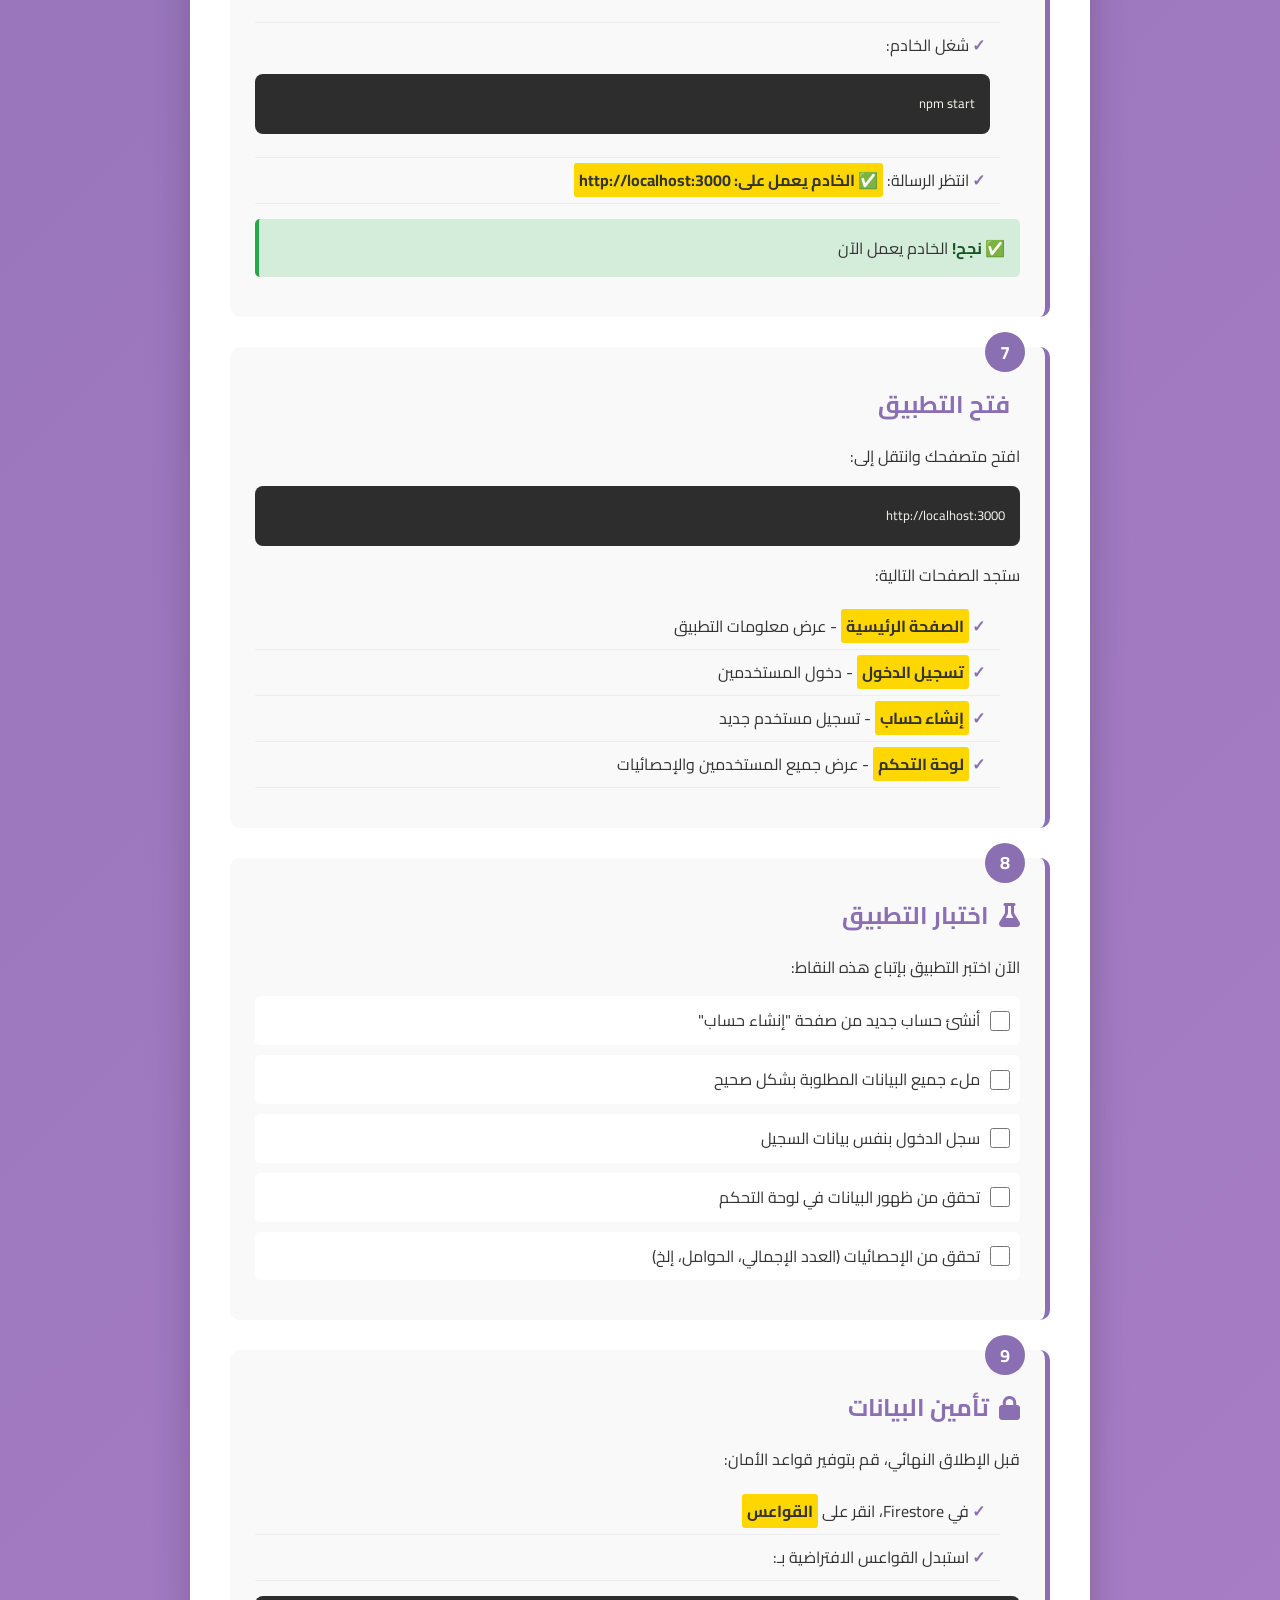
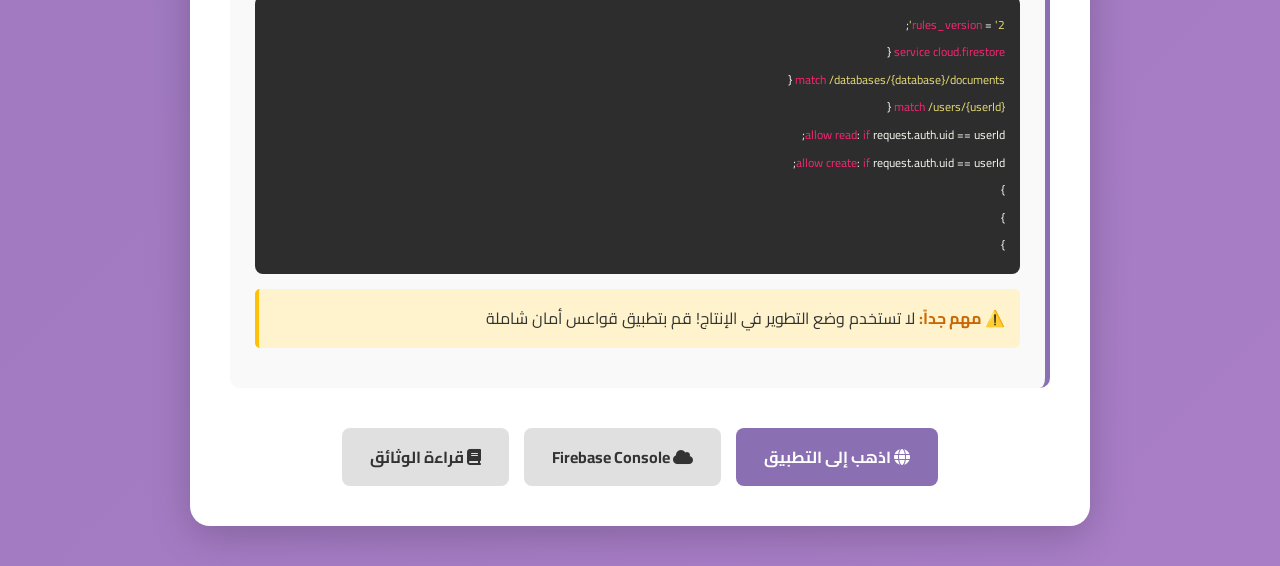
<file: setup.html>
<!DOCTYPE html>
<html lang="ar" dir="rtl">
<head>
  <meta charset="UTF-8" />
  <meta name="viewport" content="width=device-width, initial-scale=1.0" />
  <title>إعداد احتواء</title>

  <link href="https://fonts.googleapis.com/css2?family=Cairo:wght@400;700&display=swap" rel="stylesheet" />
  <link rel="stylesheet" href="https://cdnjs.cloudflare.com/ajax/libs/font-awesome/6.5.0/css/all.min.css">

  <style>
    * {
      margin: 0;
      padding: 0;
      box-sizing: border-box;
      font-family: 'Cairo', sans-serif;
    }

    body {
      background: linear-gradient(135deg, #8B6FB3 0%, #A97EC7 100%);
      min-height: 100vh;
      padding: 40px 20px;
    }

    .container {
      max-width: 900px;
      margin: 0 auto;
      background: white;
      border-radius: 20px;
      padding: 40px;
      box-shadow: 0 10px 40px rgba(0,0,0,0.2);
    }

    header {
      text-align: center;
      margin-bottom: 40px;
    }

    header h1 {
      color: #8B6FB3;
      font-size: 32px;
      margin-bottom: 10px;
    }

    header p {
      color: #666;
      font-size: 16px;
    }

    .steps {
      display: flex;
      flex-direction: column;
      gap: 30px;
    }

    .step {
      padding: 25px;
      background: #f9f9f9;
      border-right: 5px solid #8B6FB3;
      border-radius: 10px;
      position: relative;
    }

    .step-number {
      position: absolute;
      top: -15px;
      right: 20px;
      width: 40px;
      height: 40px;
      background: #8B6FB3;
      color: white;
      border-radius: 50%;
      display: flex;
      align-items: center;
      justify-content: center;
      font-weight: bold;
      font-size: 18px;
    }

    .step h2 {
      color: #8B6FB3;
      margin-bottom: 15px;
      margin-top: 10px;
      display: flex;
      align-items: center;
      gap: 10px;
    }

    .step-content {
      color: #333;
      line-height: 1.8;
    }

    .code-block {
      background: #2d2d2d;
      color: #f8f8f2;
      padding: 15px;
      border-radius: 8px;
      overflow-x: auto;
      margin: 15px 0;
      font-family: 'Courier New', monospace;
      font-size: 13px;
    }

    .code-line {
      display: block;
      padding: 3px 0;
    }

    .highlight {
      background: #FFD700;
      color: #333;
      padding: 2px 5px;
      border-radius: 3px;
      font-weight: bold;
    }

    .warning {
      background: #fff3cd;
      border-left: 4px solid #ffc107;
      padding: 15px;
      margin: 15px 0;
      border-radius: 5px;
    }

    .warning strong {
      color: #cc6600;
    }

    .success {
      background: #d4edda;
      border-left: 4px solid #28a745;
      padding: 15px;
      margin: 15px 0;
      border-radius: 5px;
    }

    .success strong {
      color: #155724;
    }

    .button-group {
      display: flex;
      gap: 15px;
      justify-content: center;
      margin-top: 40px;
      flex-wrap: wrap;
    }

    .btn {
      padding: 14px 28px;
      border: none;
      border-radius: 8px;
      font-size: 16px;
      font-weight: bold;
      cursor: pointer;
      transition: 0.3s;
      text-decoration: none;
      display: inline-block;
    }

    .btn-primary {
      background: #8B6FB3;
      color: white;
    }

    .btn-primary:hover {
      background: #6d5a8f;
      transform: translateY(-2px);
    }

    .btn-secondary {
      background: #e0e0e0;
      color: #333;
    }

    .btn-secondary:hover {
      background: #d0d0d0;
    }

    .checklist {
      display: flex;
      flex-direction: column;
      gap: 10px;
      margin: 15px 0;
    }

    .check-item {
      display: flex;
      align-items: center;
      gap: 10px;
      padding: 10px;
      background: white;
      border-radius: 5px;
    }

    .check-item input[type="checkbox"] {
      width: 20px;
      height: 20px;
      cursor: pointer;
    }

    .check-item label {
      cursor: pointer;
      flex: 1;
    }

    .list {
      list-style: none;
      margin: 15px 0;
      padding-right: 20px;
    }

    .list li {
      padding: 8px 0;
      padding-right: 10px;
      border-bottom: 1px solid #eee;
    }

    .list li:before {
      content: "✓ ";
      color: #8B6FB3;
      font-weight: bold;
      margin-right: 5px;
    }

    @media (max-width: 768px) {
      .container {
        padding: 20px;
      }

      header h1 {
        font-size: 24px;
      }

      .button-group {
        flex-direction: column;
      }

      .btn {
        width: 100%;
      }
    }
  </style>
</head>
<body>
  <div class="container">
    <header>
      <h1>🎯 إعداد تطبيق احتواء</h1>
      <p>اتبع هذه الخطوات بعناية لإعداد المشروع بشكل صحيح</p>
    </header>

    <div class="steps">
      <!-- الخطوة 1 -->
      <div class="step">
        <div class="step-number">1</div>
        <h2><i class="fas fa-cloud"></i> إنشاء مشروع Firebase</h2>
        <div class="step-content">
          <p>أولاً، ستحتاج إلى إنشاء مشروع Firebase:</p>
          <ol class="list">
            <li><span class="highlight">اذهب إلى</span> <a href="https://console.firebase.google.com" target="_blank">Firebase Console</a></li>
            <li><span class="highlight">انقر على</span> "إنشاء مشروع جديد"</li>
            <li><span class="highlight">أدخل اسم المشروع:</span> احتواء (أو أي اسم تفضله)</li>
            <li><span class="highlight">اتبع الخطوات</span> حتى يتم إنشاء المشروع</li>
          </ol>
          <div class="success">
            <strong>✅ نصيحة:</strong> تذكر اسم المشروع، ستحتاجه لاحقاً
          </div>
        </div>
      </div>

      <!-- الخطوة 2 -->
      <div class="step">
        <div class="step-number">2</div>
        <h2><i class="fas fa-key"></i> الحصول على بيانات الاعتماد</h2>
        <div class="step-content">
          <p>الآن ستحتاج إلى نسخ بيانات اعتماد مشروعك:</p>
          <ol class="list">
            <li>من لوحة Firebase، اضغط على <span class="highlight">⚙️ الإعدادات</span> (رمز المسننات)</li>
            <li>اختر <span class="highlight">إعدادات المشروع</span></li>
            <li>ابحث عن <span class="highlight">Web API Key</span></li>
            <li>انسخ جميع البيانات التالية:</li>
          </ol>
          <div class="code-block">
            <span class="code-line">apiKey</span>
            <span class="code-line">authDomain</span>
            <span class="code-line">projectId</span>
            <span class="code-line">storageBucket</span>
            <span class="code-line">messagingSenderId</span>
            <span class="code-line">appId</span>
          </div>
        </div>
      </div>

      <!-- الخطوة 3 -->
      <div class="step">
        <div class="step-number">3</div>
        <h2><i class="fas fa-database"></i> تفعيل Authentication</h2>
        <div class="step-content">
          <p>تحتاج إلى تفعيل خدمة المصادقة:</p>
          <ol class="list">
            <li>في Firebase Console، انقر على <span class="highlight">Authentication</span></li>
            <li>اضغط على <span class="highlight">البدء</span></li>
            <li>اختر <span class="highlight">Email/Password</span></li>
            <li>فعّل خيار <span class="highlight">"البريد الإلكتروني وكلمة المرور"</span></li>
            <li>انقر على <span class="highlight">حفظ</span></li>
          </ol>
          <div class="warning">
            <strong>⚠️ تنبيه:</strong> تأكد من تفعيل هذا الخيار وإلا لن تتمكن من تسجيل الدخول
          </div>
        </div>
      </div>

      <!-- الخطوة 4 -->
      <div class="step">
        <div class="step-number">4</div>
        <h2><i class="fas fa-fire"></i> إنشاء Firestore Database</h2>
        <div class="step-content">
          <p>الآن ستنشئ قاعدة بيانات Firestore:</p>
          <ol class="list">
            <li>اضغط على <span class="highlight">Firestore Database</span> من القائمة الجانبية</li>
            <li>انقر على <span class="highlight">إنشاء قاعدة بيانات</span></li>
            <li>اختر <span class="highlight">وضع التطوير</span> (للاختبار)</li>
            <li>انقر تالي واختر موقعك الجغرافي</li>
            <li>انقر <span class="highlight">إنشاء</span></li>
          </ol>
          <div class="success">
            <strong>✅ ملاحظة:</strong> وضع التطوير يرفع الأمان لاحقاً قبل الإطلاق
          </div>
        </div>
      </div>

      <!-- الخطوة 5 -->
      <div class="step">
        <div class="step-number">5</div>
        <h2><i class="fas fa-code"></i> تحديث firebase-config.js</h2>
        <div class="step-content">
          <p>أدخل بيانات Firebase في الملف firebase-config.js:</p>
          <ol class="list">
            <li>افتح ملف <span class="highlight">firebase-config.js</span> من المشروع</li>
            <li>استبدل البيانات <span class="highlight">"YOUR_..."</span> ببيانات مشروعك</li>
          </ol>
          <div class="code-block">
            <span class="code-line"><span style="color: #66d9ef;">const</span> firebaseConfig = {</span>
            <span class="code-line">  apiKey: <span style="color: #e6db74;">"YOUR_API_KEY_HERE"</span>,</span>
            <span class="code-line">  authDomain: <span style="color: #e6db74;">"YOUR_PROJECT.firebaseapp.com"</span>,</span>
            <span class="code-line">  projectId: <span style="color: #e6db74;">"YOUR_PROJECT_ID"</span>,</span>
            <span class="code-line">  storageBucket: <span style="color: #e6db74;">"YOUR_PROJECT.appspot.com"</span>,</span>
            <span class="code-line">  messagingSenderId: <span style="color: #e6db74;">"YOUR_MESSAGING_SENDER_ID"</span>,</span>
            <span class="code-line">  appId: <span style="color: #e6db74;">"YOUR_APP_ID"</span></span>
            <span class="code-line">};</span>
          </div>
        </div>
      </div>

      <!-- الخطوة 6 -->
      <div class="step">
        <div class="step-number">6</div>
        <h2><i class="fas fa-terminal"></i> تشغيل الخادم المحلي</h2>
        <div class="step-content">
          <p>الآن تابع هذه الخطوات لتشغيل التطبيق:</p>
          <ol class="list">
            <li>افتح <span class="highlight">Command Prompt / PowerShell</span></li>
            <li>اذهب لمجلد المشروع:
              <div class="code-block">
                <span class="code-line">cd "New folder (7)"</span>
              </div>
            </li>
            <li>شغل الخادم:
              <div class="code-block">
                <span class="code-line">npm start</span>
              </div>
            </li>
            <li>انتظر الرسالة: <span class="highlight">✅ الخادم يعمل على: http://localhost:3000</span></li>
          </ol>
          <div class="success">
            <strong>✅ نجح!</strong> الخادم يعمل الآن
          </div>
        </div>
      </div>

      <!-- الخطوة 7 -->
      <div class="step">
        <div class="step-number">7</div>
        <h2><i class="fas fa-browser"></i> فتح التطبيق</h2>
        <div class="step-content">
          <p>افتح متصفحك وانتقل إلى:</p>
          <div class="code-block">
            <span class="code-line">http://localhost:3000</span>
          </div>
          <p style="margin-top: 15px;">ستجد الصفحات التالية:</p>
          <ul class="list">
            <li><span class="highlight">الصفحة الرئيسية</span> - عرض معلومات التطبيق</li>
            <li><span class="highlight">تسجيل الدخول</span> - دخول المستخدمين</li>
            <li><span class="highlight">إنشاء حساب</span> - تسجيل مستخدم جديد</li>
            <li><span class="highlight">لوحة التحكم</span> - عرض جميع المستخدمين والإحصائيات</li>
          </ul>
        </div>
      </div>

      <!-- الخطوة 8 -->
      <div class="step">
        <div class="step-number">8</div>
        <h2><i class="fas fa-flask"></i> اختبار التطبيق</h2>
        <div class="step-content">
          <p>الآن اختبر التطبيق بإتباع هذه النقاط:</p>
          <div class="checklist">
            <div class="check-item">
              <input type="checkbox" id="check1">
              <label for="check1">أنشئ حساب جديد من صفحة "إنشاء حساب"</label>
            </div>
            <div class="check-item">
              <input type="checkbox" id="check2">
              <label for="check2">ملء جميع البيانات المطلوبة بشكل صحيح</label>
            </div>
            <div class="check-item">
              <input type="checkbox" id="check3">
              <label for="check3">سجل الدخول بنفس بيانات السجيل</label>
            </div>
            <div class="check-item">
              <input type="checkbox" id="check4">
              <label for="check4">تحقق من ظهور البيانات في لوحة التحكم</label>
            </div>
            <div class="check-item">
              <input type="checkbox" id="check5">
              <label for="check5">تحقق من الإحصائيات (العدد الإجمالي، الحوامل، إلخ)</label>
            </div>
          </div>
        </div>
      </div>

      <!-- الخطوة 9 -->
      <div class="step">
        <div class="step-number">9</div>
        <h2><i class="fas fa-lock"></i> تأمين البيانات</h2>
        <div class="step-content">
          <p>قبل الإطلاق النهائي، قم بتوفير قواعد الأمان:</p>
          <ol class="list">
            <li>في Firestore، انقر على <span class="highlight">القواعس</span></li>
            <li>استبدل القواعس الافتراضية بـ:</li>
          </ol>
          <div class="code-block" style="font-size: 12px;">
            <span class="code-line"><span style="color: #f92672;">rules_version</span> = <span style="color: #e6db74;">'2'</span>;</span>
            <span class="code-line"><span style="color: #f92672;">service</span> <span style="color: #f92672;">cloud.firestore</span> {</span>
            <span class="code-line">  <span style="color: #f92672;">match</span> <span style="color: #e6db74;">/databases/{database}/documents</span> {</span>
            <span class="code-line">    <span style="color: #f92672;">match</span> <span style="color: #e6db74;">/users/{userId}</span> {</span>
            <span class="code-line">      <span style="color: #f92672;">allow</span> <span style="color: #f92672;">read</span>: <span style="color: #f92672;">if</span> request.auth.uid == userId;</span>
            <span class="code-line">      <span style="color: #f92672;">allow</span> <span style="color: #f92672;">create</span>: <span style="color: #f92672;">if</span> request.auth.uid == userId;</span>
            <span class="code-line">    }</span>
            <span class="code-line">  }</span>
            <span class="code-line">}</span>
          </div>
          <div class="warning">
            <strong>⚠️ مهم جداً:</strong> لا تستخدم وضع التطوير في الإنتاج! قم بتطبيق قواعس أمان شاملة
          </div>
        </div>
      </div>
    </div>

    <div class="button-group">
      <a href="http://localhost:3000" class="btn btn-primary" target="_blank">
        <i class="fas fa-globe"></i> اذهب إلى التطبيق
      </a>
      <a href="https://console.firebase.google.com" class="btn btn-secondary" target="_blank">
        <i class="fas fa-cloud"></i> Firebase Console
      </a>
      <a href="README.md" class="btn btn-secondary" target="_blank">
        <i class="fas fa-book"></i> قراءة الوثائق
      </a>
    </div>
  </div>
</body>
</html>
</file>
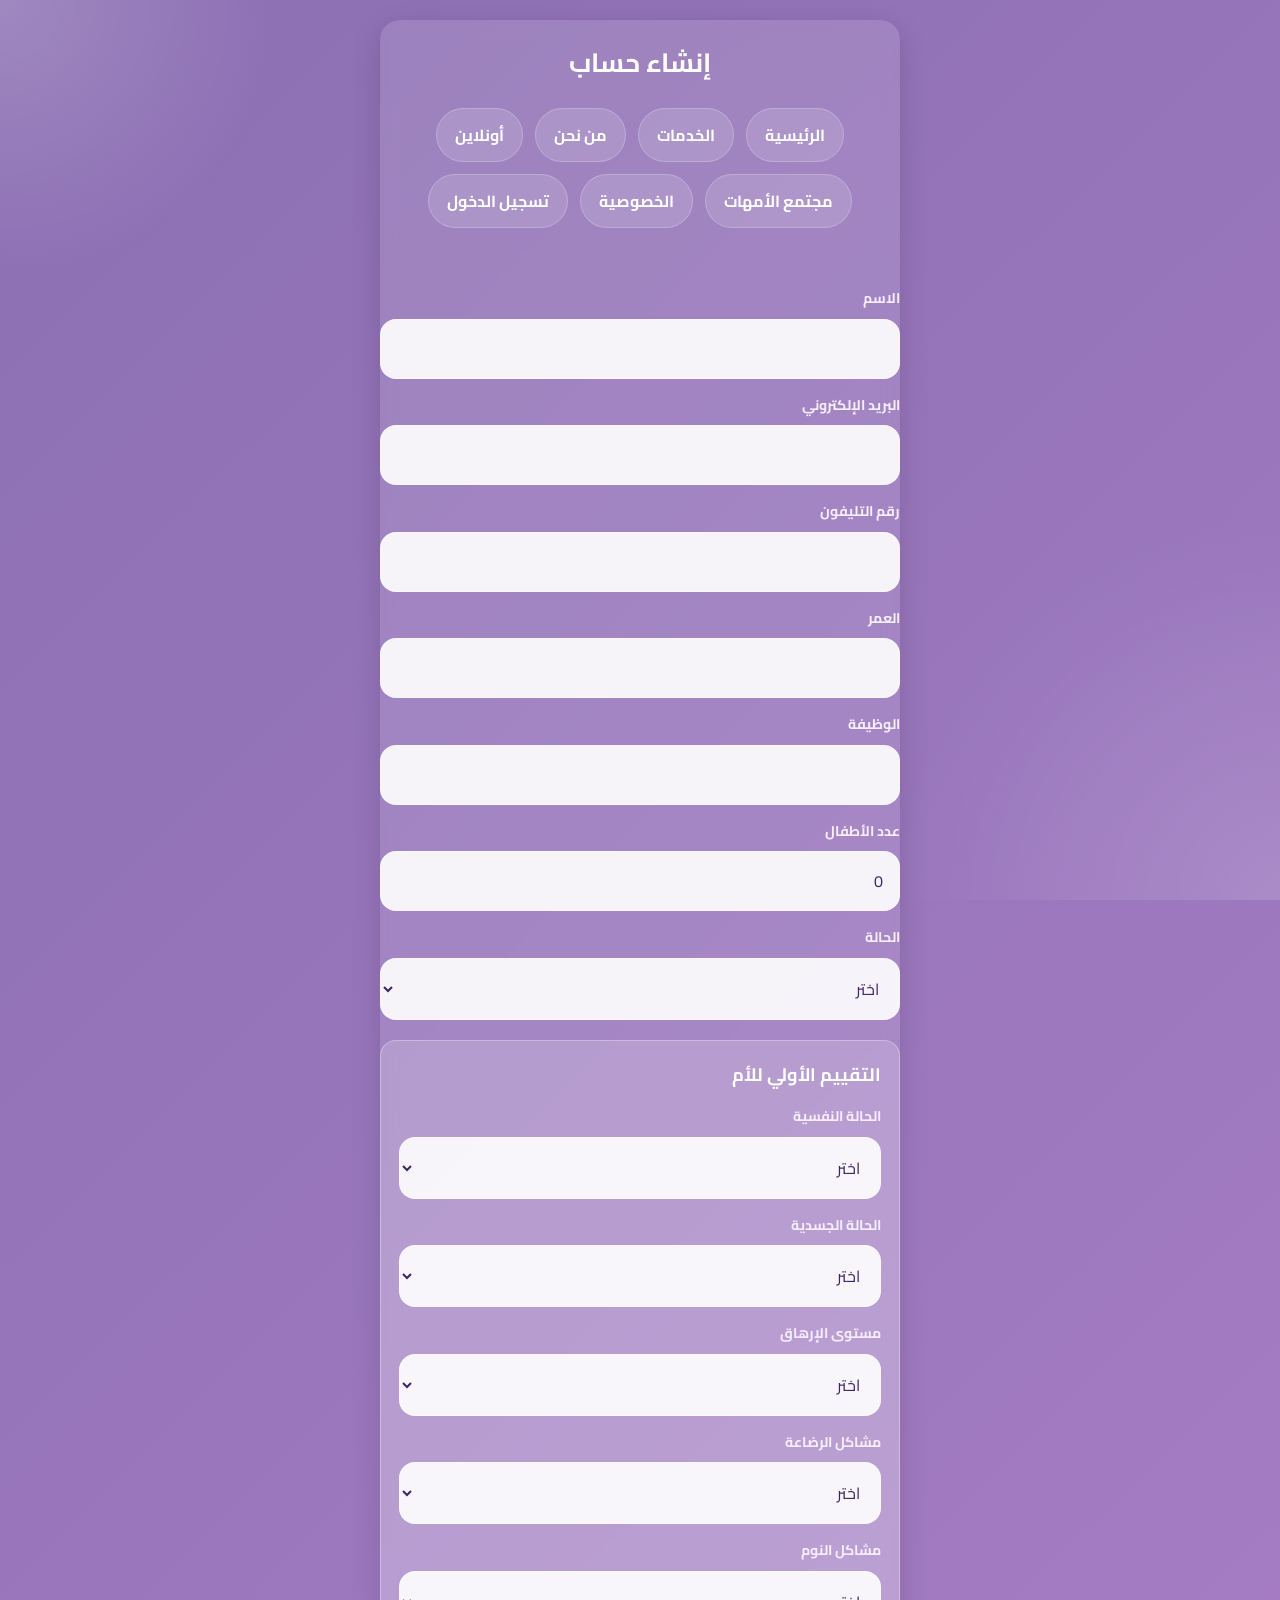
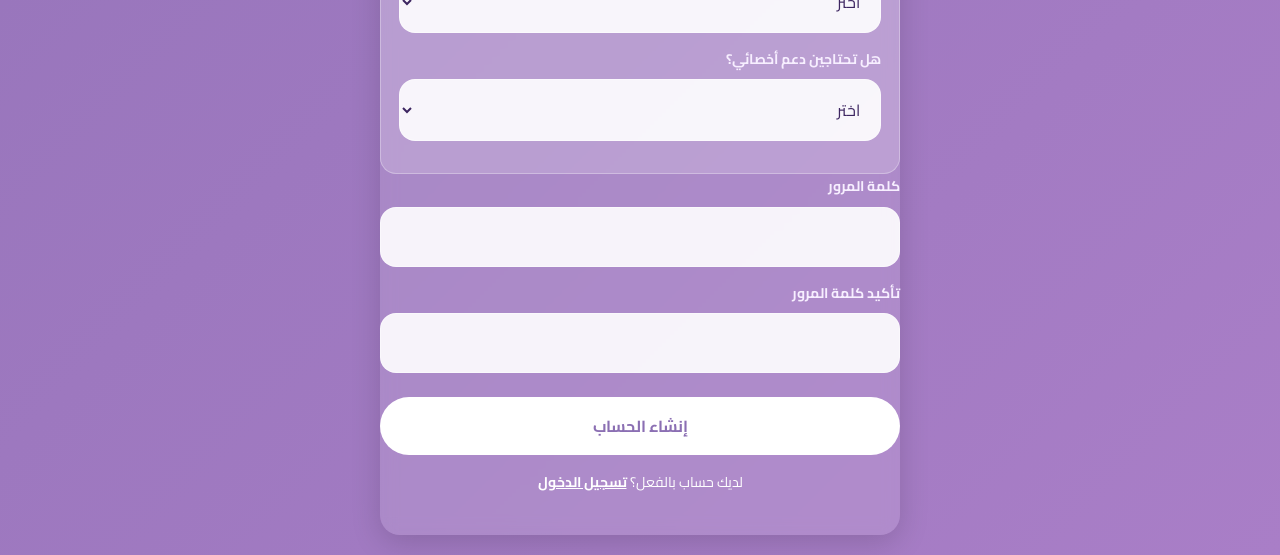
<file: signup.html>
<!DOCTYPE html>
<html lang="ar" dir="rtl">
<head>
  <meta charset="UTF-8" />
  <meta name="viewport" content="width=device-width, initial-scale=1.0" />
  <title>إنشاء حساب</title>

  <link href="https://fonts.googleapis.com/css2?family=Cairo:wght@400;700&display=swap" rel="stylesheet" />

  <style>
    * {
      box-sizing: border-box;
      margin: 0;
      padding: 0;
      font-family: 'Cairo', sans-serif;
    }

    body {
      background-color: #8B6FB3;
      min-height: 100vh;
      display: flex;
      align-items: center;
      justify-content: center;
      padding: 20px;
    }

    .container {
      width: 100%;
      max-width: 520px;
      background: rgba(255,255,255,0.12);
      backdrop-filter: blur(8px);
      padding: 30px;
      border-radius: 20px;
      box-shadow: 0 8px 30px rgba(0,0,0,0.15);
    }

    h2 {
      text-align: center;
      color: white;
      margin-bottom: 20px;
      font-size: 30px;
    }

    .input-group {
      margin-bottom: 14px;
    }

    label {
      display: block;
      color: white;
      font-size: 14px;
      margin-bottom: 6px;
    }

    input, select {
      width: 100%;
      padding: 12px 14px;
      border: none;
      border-radius: 10px;
      outline: none;
      font-size: 14px;
    }

    .error {
      margin-top: 6px;
      font-size: 13px;
      color: #ffd7d7;
    }

    .success {
      color: #eaffea;
      text-align: center;
      margin-bottom: 12px;
      font-size: 14px;
    }

    .general-error {
      color: #fff0f0;
      font-size: 14px;
      text-align: center;
      margin-bottom: 12px;
      min-height: 22px;
    }

    .btn {
      width: 100%;
      background: white;
      color: #8B6FB3;
      border: none;
      padding: 14px;
      border-radius: 12px;
      font-size: 16px;
      font-weight: bold;
      cursor: pointer;
      margin-top: 10px;
    }

    .bottom-text {
      text-align: center;
      margin-top: 15px;
      color: white;
      font-size: 14px;
    }

    .bottom-text a {
      color: white;
      font-weight: bold;
      text-decoration: underline;
    }

    .assessment-section {
      background: rgba(255,255,255,0.18);
      border: 1px solid rgba(255,255,255,0.3);
      padding: 18px;
      border-radius: 16px;
      margin-top: 20px;
    }

    .assessment-section h3 {
      color: white;
      margin-bottom: 14px;
      font-size: 18px;
    }

    .hidden {
      display: none;
    }
  </style>
  <link rel="stylesheet" href="styles.css">
</head>
<body class="page-auth">
  <div class="container">
    <h2>إنشاء حساب</h2>
    <nav class="main-nav">
      <a href="index.html">الرئيسية</a>
      <a href="services.html">الخدمات</a>
      <a href="about.html">من نحن</a>
      <a href="online-services.html">أونلاين</a>
      <a href="community.html">مجتمع الأمهات</a>
      <a href="privacy-policy.html">الخصوصية</a>
      <a href="login.html">تسجيل الدخول</a>
    </nav>
    <div id="successMessage" class="success"></div>
    <div id="generalError" class="general-error"></div>

    <form id="signupForm">
      <div class="input-group">
        <label for="fullName">الاسم</label>
        <input type="text" id="fullName">
        <div class="error" id="fullNameError"></div>
      </div>

      <div class="input-group">
        <label for="email">البريد الإلكتروني</label>
        <input type="email" id="email">
        <div class="error" id="emailError"></div>
      </div>

      <div class="input-group">
        <label for="phone">رقم التليفون</label>
        <input type="tel" id="phone">
        <div class="error" id="phoneError"></div>
      </div>

      <div class="input-group">
        <label for="age">العمر</label>
        <input type="number" id="age" min="15" max="60">
        <div class="error" id="ageError"></div>
      </div>

      <div class="input-group">
        <label for="job">الوظيفة</label>
        <input type="text" id="job">
        <div class="error" id="jobError"></div>
      </div>

      <div class="input-group">
        <label for="childrenCount">عدد الأطفال</label>
        <input type="number" id="childrenCount" min="0" max="20" value="0">
        <div class="error" id="childrenCountError"></div>
      </div>

      <div class="input-group">
        <label for="status">الحالة</label>
        <select id="status">
          <option value="">اختر</option>
          <option value="pregnant">حامل</option>
          <option value="mother">أم</option>
          <option value="new_mother">واضعة حديثًا</option>
        </select>
        <div class="error" id="statusError"></div>
      </div>

      <div id="pregnancyFields" class="hidden">
        <div class="input-group">
          <label for="pregnancyMonth">في الشهر الكام؟</label>
          <select id="pregnancyMonth">
            <option value="">اختر الشهر</option>
            <option value="1">الشهر الأول</option>
            <option value="2">الشهر الثاني</option>
            <option value="3">الشهر الثالث</option>
            <option value="4">الشهر الرابع</option>
            <option value="5">الشهر الخامس</option>
            <option value="6">الشهر السادس</option>
            <option value="7">الشهر السابع</option>
            <option value="8">الشهر الثامن</option>
            <option value="9">الشهر التاسع</option>
          </select>
          <div class="error" id="pregnancyMonthError"></div>
        </div>

        <div class="input-group">
          <label for="pregnancyWeeks">أسبوع الحمل الحالي</label>
          <input type="number" id="pregnancyWeeks" min="1" max="40">
          <div class="error" id="pregnancyWeeksError"></div>
        </div>
      </div>

      <div id="postpartumFields" class="hidden">
        <div class="input-group">
          <label for="babyAgeMonths">عمر الطفل بالشهور</label>
          <input type="number" id="babyAgeMonths" min="0" max="36">
          <div class="error" id="babyAgeMonthsError"></div>
        </div>

        <div class="input-group">
          <label for="deliveryType">نوع الولادة</label>
          <select id="deliveryType">
            <option value="">اختر</option>
            <option value="natural">طبيعية</option>
            <option value="c_section">قيصرية</option>
          </select>
          <div class="error" id="deliveryTypeError"></div>
        </div>
      </div>

      <div class="assessment-section">
        <h3>التقييم الأولي للأم</h3>

        <div class="input-group">
          <label for="mentalState">الحالة النفسية</label>
          <select id="mentalState">
            <option value="">اختر</option>
            <option value="stable">مستقرة</option>
            <option value="stressed">مرهقة</option>
            <option value="anxious">متوترة</option>
          </select>
          <div class="error" id="mentalStateError"></div>
        </div>

        <div class="input-group">
          <label for="physicalState">الحالة الجسدية</label>
          <select id="physicalState">
            <option value="">اختر</option>
            <option value="good">جيدة</option>
            <option value="average">متوسطة</option>
            <option value="weak">ضعيفة</option>
          </select>
          <div class="error" id="physicalStateError"></div>
        </div>

        <div class="input-group">
          <label for="fatigueLevel">مستوى الإرهاق</label>
          <select id="fatigueLevel">
            <option value="">اختر</option>
            <option value="low">منخفض</option>
            <option value="medium">متوسط</option>
            <option value="high">مرتفع</option>
          </select>
          <div class="error" id="fatigueLevelError"></div>
        </div>

        <div class="input-group">
          <label for="breastfeedingIssues">مشاكل الرضاعة</label>
          <select id="breastfeedingIssues">
            <option value="">اختر</option>
            <option value="none">لا توجد</option>
            <option value="difficulty">صعوبة في الرضاعة</option>
            <option value="need_guidance">تحتاج إرشاد</option>
          </select>
          <div class="error" id="breastfeedingIssuesError"></div>
        </div>

        <div class="input-group">
          <label for="sleepIssues">مشاكل النوم</label>
          <select id="sleepIssues">
            <option value="">اختر</option>
            <option value="good">جيدة</option>
            <option value="interrupted">مقطعة</option>
            <option value="bad">سيئة</option>
          </select>
          <div class="error" id="sleepIssuesError"></div>
        </div>

        <div class="input-group">
          <label for="needSpecialist">هل تحتاجين دعم أخصائي؟</label>
          <select id="needSpecialist">
            <option value="">اختر</option>
            <option value="yes">نعم</option>
            <option value="no">لا</option>
          </select>
          <div class="error" id="needSpecialistError"></div>
        </div>
      </div>

      <div class="input-group">
        <label for="password">كلمة المرور</label>
        <input type="password" id="password">
        <div class="error" id="passwordError"></div>
      </div>

      <div class="input-group">
        <label for="confirmPassword">تأكيد كلمة المرور</label>
        <input type="password" id="confirmPassword">
        <div class="error" id="confirmPasswordError"></div>
      </div>

      <button type="submit" class="btn" id="submitBtn">إنشاء الحساب</button>

      <div class="bottom-text">
        لديك حساب بالفعل؟ <a href="login.html">تسجيل الدخول</a>
      </div>
    </form>
  </div>

  <script type="module" src="auth.js"></script>
</body>
</html>
</file>
<file: styles.css>
:root {
  --text: #fff;
  --surface: rgba(255,255,255,0.18);
  --surface-strong: rgba(255,255,255,0.28);
  --border: rgba(255,255,255,0.33);
  --accent: #8B6FB3;
  --accent-dark: #5e3d92;
  --accent-soft: #f5efff;
  --shadow: 0 18px 45px rgba(0,0,0,0.14);
}

* {
  margin: 0;
  padding: 0;
  box-sizing: border-box;
}

html {
  scroll-behavior: smooth;
}

body {
  min-height: 100vh;
  font-family: 'Cairo', sans-serif;
  color: var(--text);
  line-height: 1.75;
  background: linear-gradient(135deg, #8B6FB3 0%, #A97EC7 100%);
  position: relative;
}

body::before {
  content: '';
  position: fixed;
  inset: 0;
  background: radial-gradient(circle at top left, rgba(255,255,255,0.18), transparent 18%),
              radial-gradient(circle at bottom right, rgba(255,255,255,0.14), transparent 25%);
  pointer-events: none;
  z-index: -1;
}

body.page-dashboard { background: linear-gradient(135deg, #8B6FB3 0%, #A97EC7 100%); }
body.page-online { background: linear-gradient(135deg, #4b2f82 0%, #8766c6 100%); }
body.page-community { background: linear-gradient(135deg, #6a4b9f 0%, #9a7ccb 100%); }
body.page-partner { background: linear-gradient(135deg, #5c47a1 0%, #8366c9 100%); }
body.page-selfcare { background: linear-gradient(135deg, #8d5bb0 0%, #c092d8 100%); }
body.page-babycare { background: linear-gradient(135deg, #7c55b8 0%, #a975d1 100%); }
body.page-mental { background: linear-gradient(135deg, #7c55b8 0%, #9b79c8 100%); }
body.page-breastfeeding { background: linear-gradient(135deg, #7d5bb7 0%, #ab83d5 100%); }
body.page-physical { background: linear-gradient(135deg, #8B6FB3 0%, #A97EC7 100%); }
body.page-home { background: linear-gradient(135deg, #8B6FB3 0%, #A97EC7 100%); }
body.page-auth { background: linear-gradient(135deg, #8B6FB3 0%, #A97EC7 100%); }

.page-container,
.container {
  width: min(1180px, calc(100% - 40px));
  margin: 0 auto;
  padding: 20px 0 40px;
}

header {
  display: flex;
  align-items: center;
  justify-content: space-between;
  flex-wrap: wrap;
  gap: 16px;
  margin-bottom: 22px;
}

header h1 {
  font-size: clamp(2rem, 4vw, 3rem);
  line-height: 1.05;
}

header a,
.btn,
.logout-btn,
.cta-link {
  display: inline-flex;
  align-items: center;
  justify-content: center;
  gap: 8px;
  padding: 14px 24px;
  border-radius: 999px;
  background: #fff;
  color: var(--accent);
  text-decoration: none;
  font-weight: 700;
  transition: transform .25s ease, box-shadow .25s ease, background .25s ease;
}

header a:hover,
.btn:hover,
.logout-btn:hover,
.cta-link:hover {
  transform: translateY(-3px);
  box-shadow: 0 22px 40px rgba(0,0,0,0.14);
}

.buttons {
  display: flex;
  flex-wrap: wrap;
  justify-content: center;
  align-items: center;
  gap: 14px;
}

.btn,
.logout-btn {
  min-width: 155px;
  border: none;
  cursor: pointer;
}

.cta-box,
.hero-card,
.section,
.form-card,
.info-card,
.result-card,
.header-card,
.nav-card {
  background: var(--surface);
  border: 1px solid var(--surface-strong);
  border-radius: 24px;
  box-shadow: var(--shadow);
  padding: 26px;
}

.cta-box {
  margin-bottom: 26px;
  text-align: right;
}

.cta-box p {
  margin-bottom: 14px;
  color: var(--surface-soft, #f9f4ff);
  font-size: 1rem;
}

.cta-box .cta-link {
  background: #fff;
}

.hero-card {
  background: rgba(255,255,255,0.16);
  border: 1px solid rgba(255,255,255,0.32);
  border-radius: 32px;
  padding: 28px;
  margin-bottom: 26px;
  box-shadow: 0 20px 45px rgba(0,0,0,0.12);
}

.main-nav {
  display: flex;
  flex-wrap: wrap;
  justify-content: center;
  gap: 12px;
  margin: 22px 0 24px;
}

.main-nav a {
  display: inline-flex;
  align-items: center;
  justify-content: center;
  padding: 12px 18px;
  border-radius: 999px;
  border: 1px solid rgba(255,255,255,0.22);
  background: rgba(255,255,255,0.14);
  color: #fff;
  text-decoration: none;
  font-weight: 700;
  transition: background .25s ease, transform .25s ease, box-shadow .25s ease;
}

.main-nav a:hover {
  background: rgba(255,255,255,0.26);
  transform: translateY(-2px);
  box-shadow: 0 14px 28px rgba(0,0,0,0.12);
}

.hero-card h2 {
  margin-bottom: 14px;
  font-size: clamp(2rem, 3vw, 2.6rem);
}

.hero-card p {
  color: #f6efff;
  font-size: 1rem;
}

.quick-grid {
  display: grid;
  grid-template-columns: repeat(auto-fit, minmax(130px, 1fr));
  gap: 18px;
  margin-top: 24px;
}

.feature-card {
  display: block;
  padding: 20px;
  border-radius: 24px;
  background: rgba(255,255,255,0.14);
  border: 1px solid rgba(255,255,255,0.25);
  transition: transform 0.25s ease, box-shadow 0.25s ease, background 0.25s ease;
  text-decoration: none;
}

.feature-card:hover {
  transform: translateY(-6px);
  background: rgba(255,255,255,0.22);
  box-shadow: 0 16px 30px rgba(0,0,0,0.16);
}

.feature-card h3 {
  margin-bottom: 10px;
  font-size: 1.15rem;
  color: #fff;
}

.feature-card p {
  color: rgba(255,255,255,0.92);
  line-height: 1.8;
}

.info-links {
  display: grid;
  grid-template-columns: repeat(auto-fit, minmax(190px, 1fr));
  gap: 16px;
  margin-top: 24px;
}

.info-card {
  background: rgba(255,255,255,0.14);
  border: 1px solid rgba(255,255,255,0.25);
  border-radius: 22px;
  padding: 20px;
  text-align: right;
  box-shadow: 0 12px 28px rgba(0,0,0,0.12);
}

.info-card a {
  display: inline-block;
  margin-top: 12px;
  color: #fff;
  font-weight: 700;
  text-decoration: none;
}

.info-card a:hover {
  text-decoration: underline;
}

h2 {
  font-size: 1.65rem;
  margin-bottom: 18px;
}

p,
li,
label,
option,
input,
select,
textarea {
  font-family: 'Cairo', sans-serif;
}

p,
label,
li {
  color: #f7efff;
}

.section,
.hero-card,
.form-card,
.result-card {
  margin-bottom: 22px;
}

.grid,
.quiz-grid,
.stats,
.main-content {
  display: grid;
  gap: 20px;
}

.grid {
  grid-template-columns: repeat(auto-fit, minmax(260px, 1fr));
}

.stats {
  grid-template-columns: repeat(auto-fit, minmax(220px, 1fr));
}

.main-content {
  grid-template-columns: 1fr 1fr;
}

@media (max-width: 900px) {
  .main-content,
  .stats,
  .grid,
  .quiz-grid {
    grid-template-columns: 1fr;
  }
}

ul {
  list-style: inside disc;
  padding-left: 0;
}

li {
  margin-bottom: 10px;
}

label {
  display: block;
  margin-bottom: 8px;
  font-weight: 700;
}

input,
select,
textarea {
  width: 100%;
  padding: 14px 16px;
  border-radius: 16px;
  border: 1px solid rgba(255,255,255,0.4);
  background: rgba(255,255,255,0.9);
  color: #3d2661;
  font-size: 1rem;
}

button {
  border-radius: 16px;
  border: none;
}

.advice-box,
.result-card,
.note-card,
.info-card,
.hero-card,
.section {
  line-height: 1.8;
}

.advice-box h3,
.result-card h2,
.info-card h2,
.section h2 {
  color: #fff;
}

.advice-box ul,
.section ul,
.info-card ul,
.hero-card ul {
  color: #f7efff;
}

.note,
.note-text {
  display: block;
  margin-top: 16px;
  color: #ffe8b8;
  font-weight: 700;
}

.status-badge {
  display: inline-flex;
  padding: 6px 12px;
  border-radius: 999px;
  font-size: 0.82rem;
  font-weight: 700;
}

.user-info,
.activity-item,
.user-item,
.card,
.table-container,
.form-card,
.result-card {
  width: 100%;
}

.user-info {
  display: flex;
  flex-wrap: wrap;
  gap: 14px;
  align-items: center;
  justify-content: flex-end;
}

.card {
  padding: 24px;
}

.table-container {
  overflow-x: auto;
}

table {
  width: 100%;
  border-collapse: collapse;
}

table th,
table td {
  padding: 14px 16px;
  border-bottom: 1px solid rgba(0,0,0,0.08);
  text-align: right;
}

table th {
  background: rgba(255,255,255,0.18);
  color: #4b2f82;
  font-weight: 700;
}

table tr:hover {
  background: rgba(255,255,255,0.12);
}

.empty-state {
  text-align: center;
  color: rgba(255,255,255,0.88);
  padding: 28px 0;
}

.empty-state i,
.activity-time {
  display: block;
}

.activity-item,
.user-item {
  background: rgba(255,255,255,0.15);
  border-radius: 18px;
  padding: 18px;
}

.activity-time {
  font-size: 0.9rem;
  color: rgba(255,255,255,0.75);
}

.social {
  display: flex;
  justify-content: center;
  gap: 12px;
  flex-wrap: wrap;
}

.social a {
  width: 45px;
  height: 45px;
  border-radius: 50%;
  background: rgba(255,255,255,0.16);
  color: #fff;
  display: inline-flex;
  align-items: center;
  justify-content: center;
  transition: transform .25s ease, background .25s ease;
}

.social a:hover {
  background: #fff;
  color: var(--accent);
  transform: translateY(-3px);
}

@media (max-width: 660px) {
  header {
    flex-direction: column;
    align-items: stretch;
    text-align: center;
  }

  .main-nav {
    gap: 8px;
    flex-direction: column;
  }

  .main-nav a,
  .btn,
  .logout-btn,
  .cta-link {
    width: 100%;
    padding: 12px;
    font-size: 14px;
  }
}
</file>
